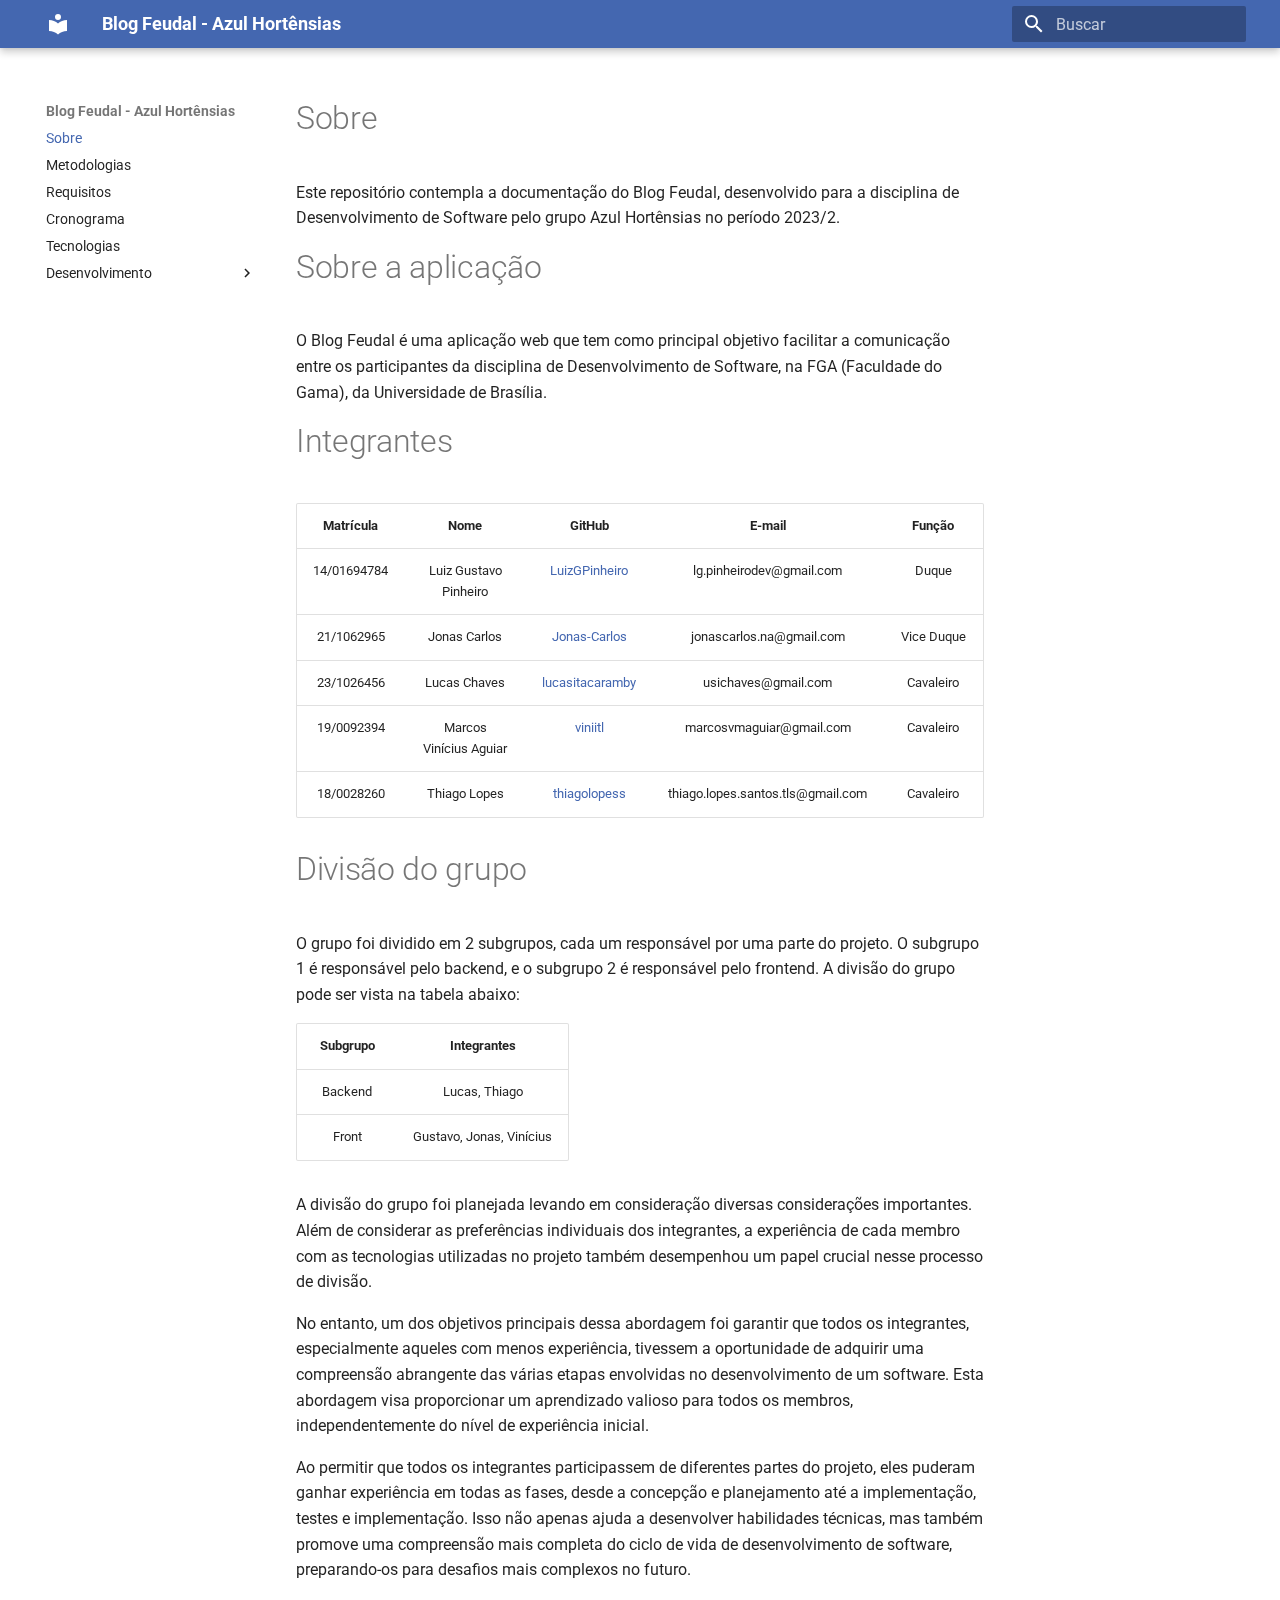
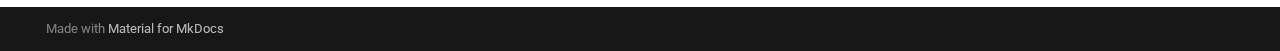
<file: index.html>
<!doctype html>
<html lang="pt" class="no-js">
  <head>
    
      <meta charset="utf-8">
      <meta name="viewport" content="width=device-width,initial-scale=1">
      
      
      
      
      
        <link rel="next" href="methodologies/">
      
      
      <link rel="icon" href="assets/images/favicon.png">
      <meta name="generator" content="mkdocs-1.5.3, mkdocs-material-9.4.8">
    
    
      
        <title>Blog Feudal - Azul Hortênsias</title>
      
    
    
      <link rel="stylesheet" href="assets/stylesheets/main.4b4a2bd9.min.css">
      
        
        <link rel="stylesheet" href="assets/stylesheets/palette.356b1318.min.css">
      
      


    
    
      
    
    
      
        
        
        <link rel="preconnect" href="https://fonts.gstatic.com" crossorigin>
        <link rel="stylesheet" href="https://fonts.googleapis.com/css?family=Roboto:300,300i,400,400i,700,700i%7CRoboto+Mono:400,400i,700,700i&display=fallback">
        <style>:root{--md-text-font:"Roboto";--md-code-font:"Roboto Mono"}</style>
      
    
    
      <link rel="stylesheet" href="stylesheets/extra.css">
    
    <script>__md_scope=new URL(".",location),__md_hash=e=>[...e].reduce((e,_)=>(e<<5)-e+_.charCodeAt(0),0),__md_get=(e,_=localStorage,t=__md_scope)=>JSON.parse(_.getItem(t.pathname+"."+e)),__md_set=(e,_,t=localStorage,a=__md_scope)=>{try{t.setItem(a.pathname+"."+e,JSON.stringify(_))}catch(e){}}</script>
    
      

    
    
    
  </head>
  
  
    
    
    
    
    
    <body dir="ltr" data-md-color-scheme="default" data-md-color-primary="custom" data-md-color-accent="indigo">
  
    
    
    <input class="md-toggle" data-md-toggle="drawer" type="checkbox" id="__drawer" autocomplete="off">
    <input class="md-toggle" data-md-toggle="search" type="checkbox" id="__search" autocomplete="off">
    <label class="md-overlay" for="__drawer"></label>
    <div data-md-component="skip">
      
        
        <a href="#sobre" class="md-skip">
          Ir para o conteúdo
        </a>
      
    </div>
    <div data-md-component="announce">
      
    </div>
    
    
      

  

<header class="md-header md-header--shadow" data-md-component="header">
  <nav class="md-header__inner md-grid" aria-label="Cabeçalho">
    <a href="." title="Blog Feudal - Azul Hortênsias" class="md-header__button md-logo" aria-label="Blog Feudal - Azul Hortênsias" data-md-component="logo">
      
  
  <svg xmlns="http://www.w3.org/2000/svg" viewBox="0 0 24 24"><path d="M12 8a3 3 0 0 0 3-3 3 3 0 0 0-3-3 3 3 0 0 0-3 3 3 3 0 0 0 3 3m0 3.54C9.64 9.35 6.5 8 3 8v11c3.5 0 6.64 1.35 9 3.54 2.36-2.19 5.5-3.54 9-3.54V8c-3.5 0-6.64 1.35-9 3.54Z"/></svg>

    </a>
    <label class="md-header__button md-icon" for="__drawer">
      
      <svg xmlns="http://www.w3.org/2000/svg" viewBox="0 0 24 24"><path d="M3 6h18v2H3V6m0 5h18v2H3v-2m0 5h18v2H3v-2Z"/></svg>
    </label>
    <div class="md-header__title" data-md-component="header-title">
      <div class="md-header__ellipsis">
        <div class="md-header__topic">
          <span class="md-ellipsis">
            Blog Feudal - Azul Hortênsias
          </span>
        </div>
        <div class="md-header__topic" data-md-component="header-topic">
          <span class="md-ellipsis">
            
              Sobre
            
          </span>
        </div>
      </div>
    </div>
    
      
    
    
    
      <label class="md-header__button md-icon" for="__search">
        
        <svg xmlns="http://www.w3.org/2000/svg" viewBox="0 0 24 24"><path d="M9.5 3A6.5 6.5 0 0 1 16 9.5c0 1.61-.59 3.09-1.56 4.23l.27.27h.79l5 5-1.5 1.5-5-5v-.79l-.27-.27A6.516 6.516 0 0 1 9.5 16 6.5 6.5 0 0 1 3 9.5 6.5 6.5 0 0 1 9.5 3m0 2C7 5 5 7 5 9.5S7 14 9.5 14 14 12 14 9.5 12 5 9.5 5Z"/></svg>
      </label>
      <div class="md-search" data-md-component="search" role="dialog">
  <label class="md-search__overlay" for="__search"></label>
  <div class="md-search__inner" role="search">
    <form class="md-search__form" name="search">
      <input type="text" class="md-search__input" name="query" aria-label="Buscar" placeholder="Buscar" autocapitalize="off" autocorrect="off" autocomplete="off" spellcheck="false" data-md-component="search-query" required>
      <label class="md-search__icon md-icon" for="__search">
        
        <svg xmlns="http://www.w3.org/2000/svg" viewBox="0 0 24 24"><path d="M9.5 3A6.5 6.5 0 0 1 16 9.5c0 1.61-.59 3.09-1.56 4.23l.27.27h.79l5 5-1.5 1.5-5-5v-.79l-.27-.27A6.516 6.516 0 0 1 9.5 16 6.5 6.5 0 0 1 3 9.5 6.5 6.5 0 0 1 9.5 3m0 2C7 5 5 7 5 9.5S7 14 9.5 14 14 12 14 9.5 12 5 9.5 5Z"/></svg>
        
        <svg xmlns="http://www.w3.org/2000/svg" viewBox="0 0 24 24"><path d="M20 11v2H8l5.5 5.5-1.42 1.42L4.16 12l7.92-7.92L13.5 5.5 8 11h12Z"/></svg>
      </label>
      <nav class="md-search__options" aria-label="Pesquisar">
        
        <button type="reset" class="md-search__icon md-icon" title="Limpar" aria-label="Limpar" tabindex="-1">
          
          <svg xmlns="http://www.w3.org/2000/svg" viewBox="0 0 24 24"><path d="M19 6.41 17.59 5 12 10.59 6.41 5 5 6.41 10.59 12 5 17.59 6.41 19 12 13.41 17.59 19 19 17.59 13.41 12 19 6.41Z"/></svg>
        </button>
      </nav>
      
    </form>
    <div class="md-search__output">
      <div class="md-search__scrollwrap" data-md-scrollfix>
        <div class="md-search-result" data-md-component="search-result">
          <div class="md-search-result__meta">
            Inicializando a pesquisa
          </div>
          <ol class="md-search-result__list" role="presentation"></ol>
        </div>
      </div>
    </div>
  </div>
</div>
    
    
  </nav>
  
</header>
    
    <div class="md-container" data-md-component="container">
      
      
        
          
        
      
      <main class="md-main" data-md-component="main">
        <div class="md-main__inner md-grid">
          
            
              
              <div class="md-sidebar md-sidebar--primary" data-md-component="sidebar" data-md-type="navigation" >
                <div class="md-sidebar__scrollwrap">
                  <div class="md-sidebar__inner">
                    



<nav class="md-nav md-nav--primary" aria-label="Navegação" data-md-level="0">
  <label class="md-nav__title" for="__drawer">
    <a href="." title="Blog Feudal - Azul Hortênsias" class="md-nav__button md-logo" aria-label="Blog Feudal - Azul Hortênsias" data-md-component="logo">
      
  
  <svg xmlns="http://www.w3.org/2000/svg" viewBox="0 0 24 24"><path d="M12 8a3 3 0 0 0 3-3 3 3 0 0 0-3-3 3 3 0 0 0-3 3 3 3 0 0 0 3 3m0 3.54C9.64 9.35 6.5 8 3 8v11c3.5 0 6.64 1.35 9 3.54 2.36-2.19 5.5-3.54 9-3.54V8c-3.5 0-6.64 1.35-9 3.54Z"/></svg>

    </a>
    Blog Feudal - Azul Hortênsias
  </label>
  
  <ul class="md-nav__list" data-md-scrollfix>
    
      
      
  
  
    
  
  
    <li class="md-nav__item md-nav__item--active">
      
      <input class="md-nav__toggle md-toggle" type="checkbox" id="__toc">
      
      
        
      
      
      <a href="." class="md-nav__link md-nav__link--active">
        
  
  <span class="md-ellipsis">
    Sobre
  </span>
  

      </a>
      
    </li>
  

    
      
      
  
  
  
    <li class="md-nav__item">
      <a href="methodologies/" class="md-nav__link">
        
  
  <span class="md-ellipsis">
    Metodologias
  </span>
  

      </a>
    </li>
  

    
      
      
  
  
  
    <li class="md-nav__item">
      <a href="requirements/" class="md-nav__link">
        
  
  <span class="md-ellipsis">
    Requisitos
  </span>
  

      </a>
    </li>
  

    
      
      
  
  
  
    <li class="md-nav__item">
      <a href="schedule/" class="md-nav__link">
        
  
  <span class="md-ellipsis">
    Cronograma
  </span>
  

      </a>
    </li>
  

    
      
      
  
  
  
    <li class="md-nav__item">
      <a href="technologies/" class="md-nav__link">
        
  
  <span class="md-ellipsis">
    Tecnologias
  </span>
  

      </a>
    </li>
  

    
      
      
  
  
  
    
    
    
    
    
    <li class="md-nav__item md-nav__item--nested">
      
        
        
        
        <input class="md-nav__toggle md-toggle " type="checkbox" id="__nav_6" >
        
          
          <label class="md-nav__link" for="__nav_6" id="__nav_6_label" tabindex="0">
            
  
  <span class="md-ellipsis">
    Desenvolvimento
  </span>
  

            <span class="md-nav__icon md-icon"></span>
          </label>
        
        <nav class="md-nav" data-md-level="1" aria-labelledby="__nav_6_label" aria-expanded="false">
          <label class="md-nav__title" for="__nav_6">
            <span class="md-nav__icon md-icon"></span>
            Desenvolvimento
          </label>
          <ul class="md-nav__list" data-md-scrollfix>
            
              
                
  
  
  
    <li class="md-nav__item">
      <a href="prototyping/" class="md-nav__link">
        
  
  <span class="md-ellipsis">
    Prototipação
  </span>
  

      </a>
    </li>
  

              
            
              
                
  
  
  
    <li class="md-nav__item">
      <a href="database/" class="md-nav__link">
        
  
  <span class="md-ellipsis">
    Banco de Dados
  </span>
  

      </a>
    </li>
  

              
            
          </ul>
        </nav>
      
    </li>
  

    
  </ul>
</nav>
                  </div>
                </div>
              </div>
            
            
              
              <div class="md-sidebar md-sidebar--secondary" data-md-component="sidebar" data-md-type="toc" >
                <div class="md-sidebar__scrollwrap">
                  <div class="md-sidebar__inner">
                    

<nav class="md-nav md-nav--secondary" aria-label="Índice">
  
  
  
    
  
  
</nav>
                  </div>
                </div>
              </div>
            
          
          
            <div class="md-content" data-md-component="content">
              <article class="md-content__inner md-typeset">
                
                  


<h1 id="sobre">Sobre</h1>
<p>Este repositório contempla a documentação do Blog Feudal, desenvolvido para a disciplina de Desenvolvimento de Software pelo grupo Azul Hortênsias no período 2023/2.</p>
<h1 id="sobre-a-aplicacao">Sobre a aplicação</h1>
<p>O Blog Feudal é uma aplicação web que tem como principal objetivo facilitar a comunicação entre os participantes da disciplina de Desenvolvimento de Software, na FGA (Faculdade do Gama), da Universidade de Brasília.</p>
<h1 id="integrantes">Integrantes</h1>
<table>
<thead>
<tr>
<th style="text-align: center;">Matrícula</th>
<th style="text-align: center;">Nome</th>
<th style="text-align: center;">GitHub</th>
<th style="text-align: center;">E-mail</th>
<th style="text-align: center;">Função</th>
</tr>
</thead>
<tbody>
<tr>
<td style="text-align: center;">14/01694784</td>
<td style="text-align: center;">Luiz Gustavo Pinheiro</td>
<td style="text-align: center;"><a href="https://github.com/LuizGPinheiro">LuizGPinheiro</a></td>
<td style="text-align: center;">lg.pinheirodev@gmail.com</td>
<td style="text-align: center;">Duque</td>
</tr>
<tr>
<td style="text-align: center;">21/1062965</td>
<td style="text-align: center;">Jonas Carlos</td>
<td style="text-align: center;"><a href="https://github.com/Jonas-Carlos">Jonas-Carlos</a></td>
<td style="text-align: center;">jonascarlos.na@gmail.com</td>
<td style="text-align: center;">Vice Duque</td>
</tr>
<tr>
<td style="text-align: center;">23/1026456</td>
<td style="text-align: center;">Lucas Chaves</td>
<td style="text-align: center;"><a href="https://github.com/lucasitacaramby">lucasitacaramby</a></td>
<td style="text-align: center;">usichaves@gmail.com</td>
<td style="text-align: center;">Cavaleiro</td>
</tr>
<tr>
<td style="text-align: center;">19/0092394</td>
<td style="text-align: center;">Marcos Vinícius Aguiar</td>
<td style="text-align: center;"><a href="https://github.com/viniitl">viniitl</a></td>
<td style="text-align: center;">marcosvmaguiar@gmail.com</td>
<td style="text-align: center;">Cavaleiro</td>
</tr>
<tr>
<td style="text-align: center;">18/0028260</td>
<td style="text-align: center;">Thiago Lopes</td>
<td style="text-align: center;"><a href="https://github.com/thiagolopess">thiagolopess</a></td>
<td style="text-align: center;">thiago.lopes.santos.tls@gmail.com</td>
<td style="text-align: center;">Cavaleiro</td>
</tr>
</tbody>
</table>
<h1 id="divisao-do-grupo">Divisão do grupo</h1>
<p>O grupo foi dividido em 2 subgrupos, cada um responsável por uma parte do projeto. O subgrupo 1 é responsável pelo backend, e o subgrupo 2 é responsável pelo frontend. A divisão do grupo pode ser vista na tabela abaixo:</p>
<table>
<thead>
<tr>
<th style="text-align: center;">Subgrupo</th>
<th style="text-align: center;">Integrantes</th>
</tr>
</thead>
<tbody>
<tr>
<td style="text-align: center;">Backend</td>
<td style="text-align: center;">Lucas, Thiago</td>
</tr>
<tr>
<td style="text-align: center;">Front</td>
<td style="text-align: center;">Gustavo, Jonas, Vinícius</td>
</tr>
</tbody>
</table>
<p>A divisão do grupo foi planejada levando em consideração diversas considerações importantes. Além de considerar as preferências individuais dos integrantes, a experiência de cada membro com as tecnologias utilizadas no projeto também desempenhou um papel crucial nesse processo de divisão.</p>
<p>No entanto, um dos objetivos principais dessa abordagem foi garantir que todos os integrantes, especialmente aqueles com menos experiência, tivessem a oportunidade de adquirir uma compreensão abrangente das várias etapas envolvidas no desenvolvimento de um software. Esta abordagem visa proporcionar um aprendizado valioso para todos os membros, independentemente do nível de experiência inicial.</p>
<p>Ao permitir que todos os integrantes participassem de diferentes partes do projeto, eles puderam ganhar experiência em todas as fases, desde a concepção e planejamento até a implementação, testes e implementação. Isso não apenas ajuda a desenvolver habilidades técnicas, mas também promove uma compreensão mais completa do ciclo de vida de desenvolvimento de software, preparando-os para desafios mais complexos no futuro.</p>





                
              </article>
            </div>
          
          
        </div>
        
      </main>
      
        <footer class="md-footer">
  
  <div class="md-footer-meta md-typeset">
    <div class="md-footer-meta__inner md-grid">
      <div class="md-copyright">
  
  
    Made with
    <a href="https://squidfunk.github.io/mkdocs-material/" target="_blank" rel="noopener">
      Material for MkDocs
    </a>
  
</div>
      
    </div>
  </div>
</footer>
      
    </div>
    <div class="md-dialog" data-md-component="dialog">
      <div class="md-dialog__inner md-typeset"></div>
    </div>
    
    
    <script id="__config" type="application/json">{"base": ".", "features": [], "search": "assets/javascripts/workers/search.f886a092.min.js", "translations": {"clipboard.copied": "Copiado para \u00e1rea de transfer\u00eancia", "clipboard.copy": "Copiar para \u00e1rea de transfer\u00eancia", "search.result.more.one": "Mais 1 nesta p\u00e1gina", "search.result.more.other": "Mais # nesta p\u00e1gina", "search.result.none": "Nenhum resultado encontrado", "search.result.one": "1 resultado encontrado", "search.result.other": "# resultados encontrados", "search.result.placeholder": "Digite para iniciar a busca", "search.result.term.missing": "Ausente", "select.version": "Selecione a vers\u00e3o"}}</script>
    
    
      <script src="assets/javascripts/bundle.81fa17fe.min.js"></script>
      
    
  </body>
</html>
</file>
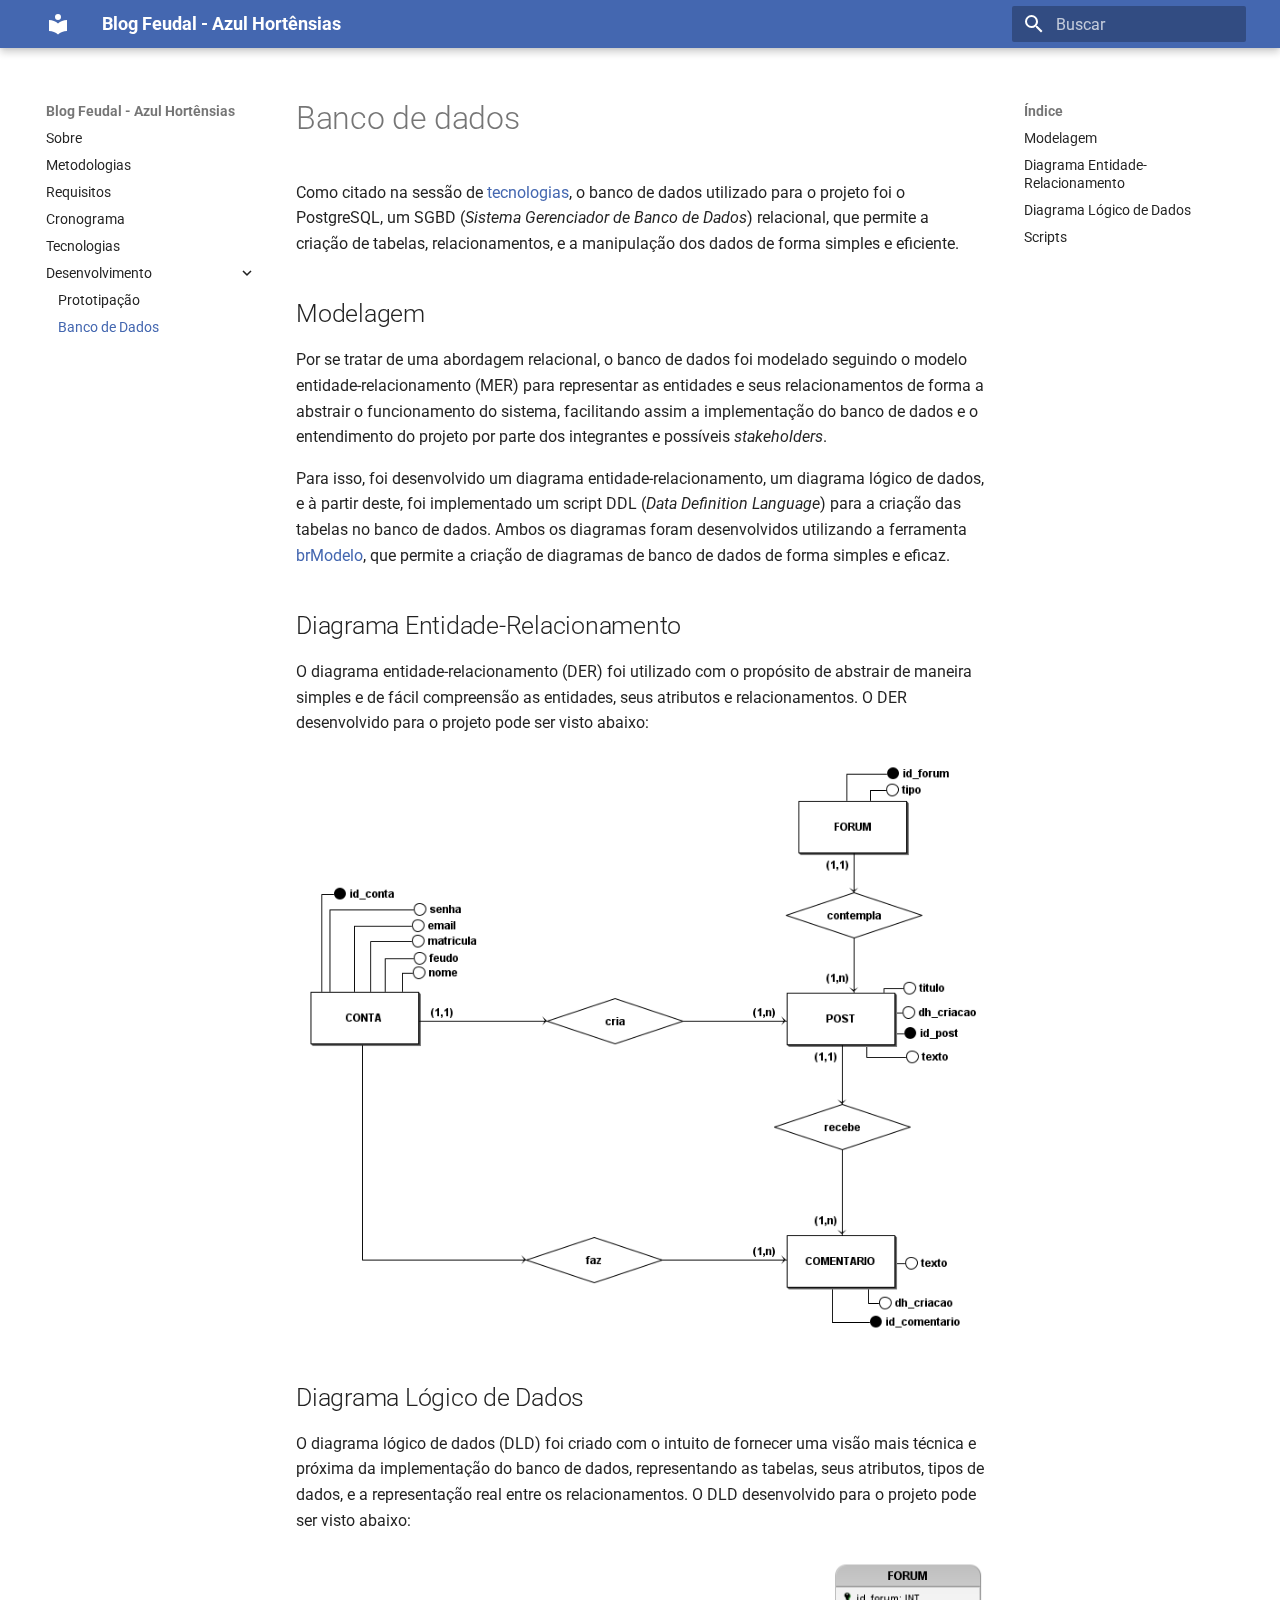
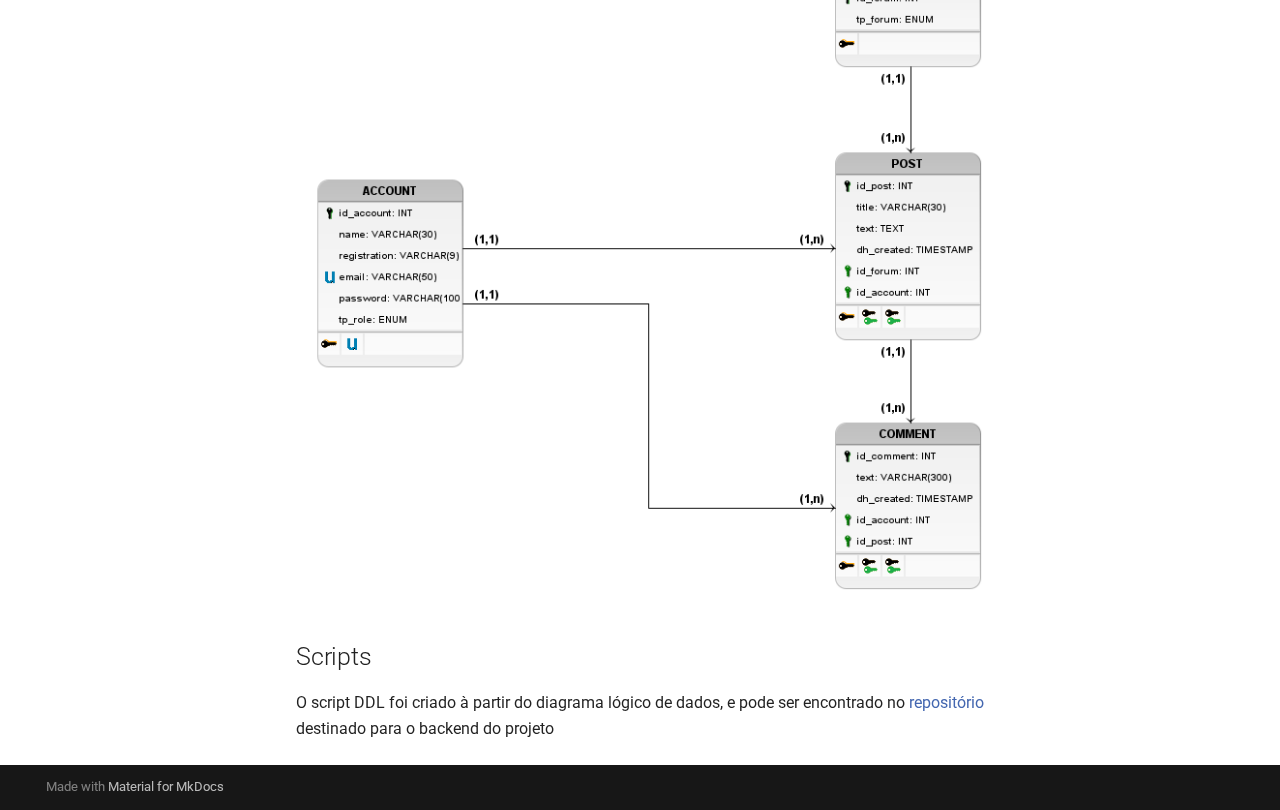
<file: database/index.html>
<!doctype html>
<html lang="pt" class="no-js">
  <head>
    
      <meta charset="utf-8">
      <meta name="viewport" content="width=device-width,initial-scale=1">
      
      
      
      
        <link rel="prev" href="../prototyping/">
      
      
      
      <link rel="icon" href="../assets/images/favicon.png">
      <meta name="generator" content="mkdocs-1.5.3, mkdocs-material-9.4.8">
    
    
      
        <title>Banco de Dados - Blog Feudal - Azul Hortênsias</title>
      
    
    
      <link rel="stylesheet" href="../assets/stylesheets/main.4b4a2bd9.min.css">
      
        
        <link rel="stylesheet" href="../assets/stylesheets/palette.356b1318.min.css">
      
      


    
    
      
    
    
      
        
        
        <link rel="preconnect" href="https://fonts.gstatic.com" crossorigin>
        <link rel="stylesheet" href="https://fonts.googleapis.com/css?family=Roboto:300,300i,400,400i,700,700i%7CRoboto+Mono:400,400i,700,700i&display=fallback">
        <style>:root{--md-text-font:"Roboto";--md-code-font:"Roboto Mono"}</style>
      
    
    
      <link rel="stylesheet" href="../stylesheets/extra.css">
    
    <script>__md_scope=new URL("..",location),__md_hash=e=>[...e].reduce((e,_)=>(e<<5)-e+_.charCodeAt(0),0),__md_get=(e,_=localStorage,t=__md_scope)=>JSON.parse(_.getItem(t.pathname+"."+e)),__md_set=(e,_,t=localStorage,a=__md_scope)=>{try{t.setItem(a.pathname+"."+e,JSON.stringify(_))}catch(e){}}</script>
    
      

    
    
    
  </head>
  
  
    
    
    
    
    
    <body dir="ltr" data-md-color-scheme="default" data-md-color-primary="custom" data-md-color-accent="indigo">
  
    
    
    <input class="md-toggle" data-md-toggle="drawer" type="checkbox" id="__drawer" autocomplete="off">
    <input class="md-toggle" data-md-toggle="search" type="checkbox" id="__search" autocomplete="off">
    <label class="md-overlay" for="__drawer"></label>
    <div data-md-component="skip">
      
        
        <a href="#banco-de-dados" class="md-skip">
          Ir para o conteúdo
        </a>
      
    </div>
    <div data-md-component="announce">
      
    </div>
    
    
      

  

<header class="md-header md-header--shadow" data-md-component="header">
  <nav class="md-header__inner md-grid" aria-label="Cabeçalho">
    <a href=".." title="Blog Feudal - Azul Hortênsias" class="md-header__button md-logo" aria-label="Blog Feudal - Azul Hortênsias" data-md-component="logo">
      
  
  <svg xmlns="http://www.w3.org/2000/svg" viewBox="0 0 24 24"><path d="M12 8a3 3 0 0 0 3-3 3 3 0 0 0-3-3 3 3 0 0 0-3 3 3 3 0 0 0 3 3m0 3.54C9.64 9.35 6.5 8 3 8v11c3.5 0 6.64 1.35 9 3.54 2.36-2.19 5.5-3.54 9-3.54V8c-3.5 0-6.64 1.35-9 3.54Z"/></svg>

    </a>
    <label class="md-header__button md-icon" for="__drawer">
      
      <svg xmlns="http://www.w3.org/2000/svg" viewBox="0 0 24 24"><path d="M3 6h18v2H3V6m0 5h18v2H3v-2m0 5h18v2H3v-2Z"/></svg>
    </label>
    <div class="md-header__title" data-md-component="header-title">
      <div class="md-header__ellipsis">
        <div class="md-header__topic">
          <span class="md-ellipsis">
            Blog Feudal - Azul Hortênsias
          </span>
        </div>
        <div class="md-header__topic" data-md-component="header-topic">
          <span class="md-ellipsis">
            
              Banco de Dados
            
          </span>
        </div>
      </div>
    </div>
    
      
    
    
    
      <label class="md-header__button md-icon" for="__search">
        
        <svg xmlns="http://www.w3.org/2000/svg" viewBox="0 0 24 24"><path d="M9.5 3A6.5 6.5 0 0 1 16 9.5c0 1.61-.59 3.09-1.56 4.23l.27.27h.79l5 5-1.5 1.5-5-5v-.79l-.27-.27A6.516 6.516 0 0 1 9.5 16 6.5 6.5 0 0 1 3 9.5 6.5 6.5 0 0 1 9.5 3m0 2C7 5 5 7 5 9.5S7 14 9.5 14 14 12 14 9.5 12 5 9.5 5Z"/></svg>
      </label>
      <div class="md-search" data-md-component="search" role="dialog">
  <label class="md-search__overlay" for="__search"></label>
  <div class="md-search__inner" role="search">
    <form class="md-search__form" name="search">
      <input type="text" class="md-search__input" name="query" aria-label="Buscar" placeholder="Buscar" autocapitalize="off" autocorrect="off" autocomplete="off" spellcheck="false" data-md-component="search-query" required>
      <label class="md-search__icon md-icon" for="__search">
        
        <svg xmlns="http://www.w3.org/2000/svg" viewBox="0 0 24 24"><path d="M9.5 3A6.5 6.5 0 0 1 16 9.5c0 1.61-.59 3.09-1.56 4.23l.27.27h.79l5 5-1.5 1.5-5-5v-.79l-.27-.27A6.516 6.516 0 0 1 9.5 16 6.5 6.5 0 0 1 3 9.5 6.5 6.5 0 0 1 9.5 3m0 2C7 5 5 7 5 9.5S7 14 9.5 14 14 12 14 9.5 12 5 9.5 5Z"/></svg>
        
        <svg xmlns="http://www.w3.org/2000/svg" viewBox="0 0 24 24"><path d="M20 11v2H8l5.5 5.5-1.42 1.42L4.16 12l7.92-7.92L13.5 5.5 8 11h12Z"/></svg>
      </label>
      <nav class="md-search__options" aria-label="Pesquisar">
        
        <button type="reset" class="md-search__icon md-icon" title="Limpar" aria-label="Limpar" tabindex="-1">
          
          <svg xmlns="http://www.w3.org/2000/svg" viewBox="0 0 24 24"><path d="M19 6.41 17.59 5 12 10.59 6.41 5 5 6.41 10.59 12 5 17.59 6.41 19 12 13.41 17.59 19 19 17.59 13.41 12 19 6.41Z"/></svg>
        </button>
      </nav>
      
    </form>
    <div class="md-search__output">
      <div class="md-search__scrollwrap" data-md-scrollfix>
        <div class="md-search-result" data-md-component="search-result">
          <div class="md-search-result__meta">
            Inicializando a pesquisa
          </div>
          <ol class="md-search-result__list" role="presentation"></ol>
        </div>
      </div>
    </div>
  </div>
</div>
    
    
  </nav>
  
</header>
    
    <div class="md-container" data-md-component="container">
      
      
        
          
        
      
      <main class="md-main" data-md-component="main">
        <div class="md-main__inner md-grid">
          
            
              
              <div class="md-sidebar md-sidebar--primary" data-md-component="sidebar" data-md-type="navigation" >
                <div class="md-sidebar__scrollwrap">
                  <div class="md-sidebar__inner">
                    



<nav class="md-nav md-nav--primary" aria-label="Navegação" data-md-level="0">
  <label class="md-nav__title" for="__drawer">
    <a href=".." title="Blog Feudal - Azul Hortênsias" class="md-nav__button md-logo" aria-label="Blog Feudal - Azul Hortênsias" data-md-component="logo">
      
  
  <svg xmlns="http://www.w3.org/2000/svg" viewBox="0 0 24 24"><path d="M12 8a3 3 0 0 0 3-3 3 3 0 0 0-3-3 3 3 0 0 0-3 3 3 3 0 0 0 3 3m0 3.54C9.64 9.35 6.5 8 3 8v11c3.5 0 6.64 1.35 9 3.54 2.36-2.19 5.5-3.54 9-3.54V8c-3.5 0-6.64 1.35-9 3.54Z"/></svg>

    </a>
    Blog Feudal - Azul Hortênsias
  </label>
  
  <ul class="md-nav__list" data-md-scrollfix>
    
      
      
  
  
  
    <li class="md-nav__item">
      <a href=".." class="md-nav__link">
        
  
  <span class="md-ellipsis">
    Sobre
  </span>
  

      </a>
    </li>
  

    
      
      
  
  
  
    <li class="md-nav__item">
      <a href="../methodologies/" class="md-nav__link">
        
  
  <span class="md-ellipsis">
    Metodologias
  </span>
  

      </a>
    </li>
  

    
      
      
  
  
  
    <li class="md-nav__item">
      <a href="../requirements/" class="md-nav__link">
        
  
  <span class="md-ellipsis">
    Requisitos
  </span>
  

      </a>
    </li>
  

    
      
      
  
  
  
    <li class="md-nav__item">
      <a href="../schedule/" class="md-nav__link">
        
  
  <span class="md-ellipsis">
    Cronograma
  </span>
  

      </a>
    </li>
  

    
      
      
  
  
  
    <li class="md-nav__item">
      <a href="../technologies/" class="md-nav__link">
        
  
  <span class="md-ellipsis">
    Tecnologias
  </span>
  

      </a>
    </li>
  

    
      
      
  
  
    
  
  
    
    
    
    
    
    <li class="md-nav__item md-nav__item--active md-nav__item--nested">
      
        
        
        
        <input class="md-nav__toggle md-toggle " type="checkbox" id="__nav_6" checked>
        
          
          <label class="md-nav__link" for="__nav_6" id="__nav_6_label" tabindex="0">
            
  
  <span class="md-ellipsis">
    Desenvolvimento
  </span>
  

            <span class="md-nav__icon md-icon"></span>
          </label>
        
        <nav class="md-nav" data-md-level="1" aria-labelledby="__nav_6_label" aria-expanded="true">
          <label class="md-nav__title" for="__nav_6">
            <span class="md-nav__icon md-icon"></span>
            Desenvolvimento
          </label>
          <ul class="md-nav__list" data-md-scrollfix>
            
              
                
  
  
  
    <li class="md-nav__item">
      <a href="../prototyping/" class="md-nav__link">
        
  
  <span class="md-ellipsis">
    Prototipação
  </span>
  

      </a>
    </li>
  

              
            
              
                
  
  
    
  
  
    <li class="md-nav__item md-nav__item--active">
      
      <input class="md-nav__toggle md-toggle" type="checkbox" id="__toc">
      
      
        
      
      
        <label class="md-nav__link md-nav__link--active" for="__toc">
          
  
  <span class="md-ellipsis">
    Banco de Dados
  </span>
  

          <span class="md-nav__icon md-icon"></span>
        </label>
      
      <a href="./" class="md-nav__link md-nav__link--active">
        
  
  <span class="md-ellipsis">
    Banco de Dados
  </span>
  

      </a>
      
        

<nav class="md-nav md-nav--secondary" aria-label="Índice">
  
  
  
    
  
  
    <label class="md-nav__title" for="__toc">
      <span class="md-nav__icon md-icon"></span>
      Índice
    </label>
    <ul class="md-nav__list" data-md-component="toc" data-md-scrollfix>
      
        <li class="md-nav__item">
  <a href="#modelagem" class="md-nav__link">
    Modelagem
  </a>
  
</li>
      
        <li class="md-nav__item">
  <a href="#diagrama-entidade-relacionamento" class="md-nav__link">
    Diagrama Entidade-Relacionamento
  </a>
  
</li>
      
        <li class="md-nav__item">
  <a href="#diagrama-logico-de-dados" class="md-nav__link">
    Diagrama Lógico de Dados
  </a>
  
</li>
      
        <li class="md-nav__item">
  <a href="#scripts" class="md-nav__link">
    Scripts
  </a>
  
</li>
      
    </ul>
  
</nav>
      
    </li>
  

              
            
          </ul>
        </nav>
      
    </li>
  

    
  </ul>
</nav>
                  </div>
                </div>
              </div>
            
            
              
              <div class="md-sidebar md-sidebar--secondary" data-md-component="sidebar" data-md-type="toc" >
                <div class="md-sidebar__scrollwrap">
                  <div class="md-sidebar__inner">
                    

<nav class="md-nav md-nav--secondary" aria-label="Índice">
  
  
  
    
  
  
    <label class="md-nav__title" for="__toc">
      <span class="md-nav__icon md-icon"></span>
      Índice
    </label>
    <ul class="md-nav__list" data-md-component="toc" data-md-scrollfix>
      
        <li class="md-nav__item">
  <a href="#modelagem" class="md-nav__link">
    Modelagem
  </a>
  
</li>
      
        <li class="md-nav__item">
  <a href="#diagrama-entidade-relacionamento" class="md-nav__link">
    Diagrama Entidade-Relacionamento
  </a>
  
</li>
      
        <li class="md-nav__item">
  <a href="#diagrama-logico-de-dados" class="md-nav__link">
    Diagrama Lógico de Dados
  </a>
  
</li>
      
        <li class="md-nav__item">
  <a href="#scripts" class="md-nav__link">
    Scripts
  </a>
  
</li>
      
    </ul>
  
</nav>
                  </div>
                </div>
              </div>
            
          
          
            <div class="md-content" data-md-component="content">
              <article class="md-content__inner md-typeset">
                
                  


<h1 id="banco-de-dados">Banco de dados</h1>
<p>Como citado na sessão de <a href="../technologies/#tecnologias">tecnologias</a>, o banco de dados utilizado para o projeto foi o PostgreSQL, um SGBD (<em>Sistema Gerenciador de Banco de Dados</em>) relacional, que permite a criação de tabelas, relacionamentos, e a manipulação dos dados de forma simples e eficiente.</p>
<h2 id="modelagem">Modelagem</h2>
<p>Por se tratar de uma abordagem relacional, o banco de dados foi modelado seguindo o modelo entidade-relacionamento (MER) para representar as entidades e seus relacionamentos de forma a abstrair o funcionamento do sistema, facilitando assim a implementação do banco de dados e o entendimento do projeto por parte dos integrantes e possíveis <em>stakeholders</em>. </p>
<p>Para isso, foi desenvolvido um diagrama entidade-relacionamento, um diagrama lógico de dados, e à partir deste, foi implementado um script DDL (<em>Data Definition Language</em>) para a criação das tabelas no banco de dados. Ambos os diagramas foram desenvolvidos utilizando a ferramenta <a href="http://www.sis4.com/brModelo/">brModelo</a>, que permite a criação de diagramas de banco de dados de forma simples e eficaz.</p>
<h2 id="diagrama-entidade-relacionamento">Diagrama Entidade-Relacionamento</h2>
<p>O diagrama entidade-relacionamento (DER) foi utilizado com o propósito de abstrair de maneira simples e de fácil compreensão as entidades, seus atributos e relacionamentos. O DER desenvolvido para o projeto pode ser visto abaixo:</p>
<p><img alt="DER" src="../assets/database/DER.png" /></p>
<h2 id="diagrama-logico-de-dados">Diagrama Lógico de Dados</h2>
<p>O diagrama lógico de dados (DLD) foi criado com o intuito de fornecer uma visão mais técnica e próxima da implementação do banco de dados, representando as tabelas, seus atributos, tipos de dados, e a representação real entre os relacionamentos. O DLD desenvolvido para o projeto pode ser visto abaixo:</p>
<p><img alt="DLD" src="../assets/database/DLD.png" /></p>
<h2 id="scripts">Scripts</h2>
<p>O script DDL foi criado à partir do diagrama lógico de dados, e pode ser encontrado no <a href="https://github.com/thiagolopess/DS-Blog-Azul-Hortencias-Back-End/tree/main/src/main/resources/database_scripts">repositório</a> destinado para o backend do projeto</p>





                
              </article>
            </div>
          
          
        </div>
        
      </main>
      
        <footer class="md-footer">
  
  <div class="md-footer-meta md-typeset">
    <div class="md-footer-meta__inner md-grid">
      <div class="md-copyright">
  
  
    Made with
    <a href="https://squidfunk.github.io/mkdocs-material/" target="_blank" rel="noopener">
      Material for MkDocs
    </a>
  
</div>
      
    </div>
  </div>
</footer>
      
    </div>
    <div class="md-dialog" data-md-component="dialog">
      <div class="md-dialog__inner md-typeset"></div>
    </div>
    
    
    <script id="__config" type="application/json">{"base": "..", "features": [], "search": "../assets/javascripts/workers/search.f886a092.min.js", "translations": {"clipboard.copied": "Copiado para \u00e1rea de transfer\u00eancia", "clipboard.copy": "Copiar para \u00e1rea de transfer\u00eancia", "search.result.more.one": "Mais 1 nesta p\u00e1gina", "search.result.more.other": "Mais # nesta p\u00e1gina", "search.result.none": "Nenhum resultado encontrado", "search.result.one": "1 resultado encontrado", "search.result.other": "# resultados encontrados", "search.result.placeholder": "Digite para iniciar a busca", "search.result.term.missing": "Ausente", "select.version": "Selecione a vers\u00e3o"}}</script>
    
    
      <script src="../assets/javascripts/bundle.81fa17fe.min.js"></script>
      
    
  </body>
</html>
</file>
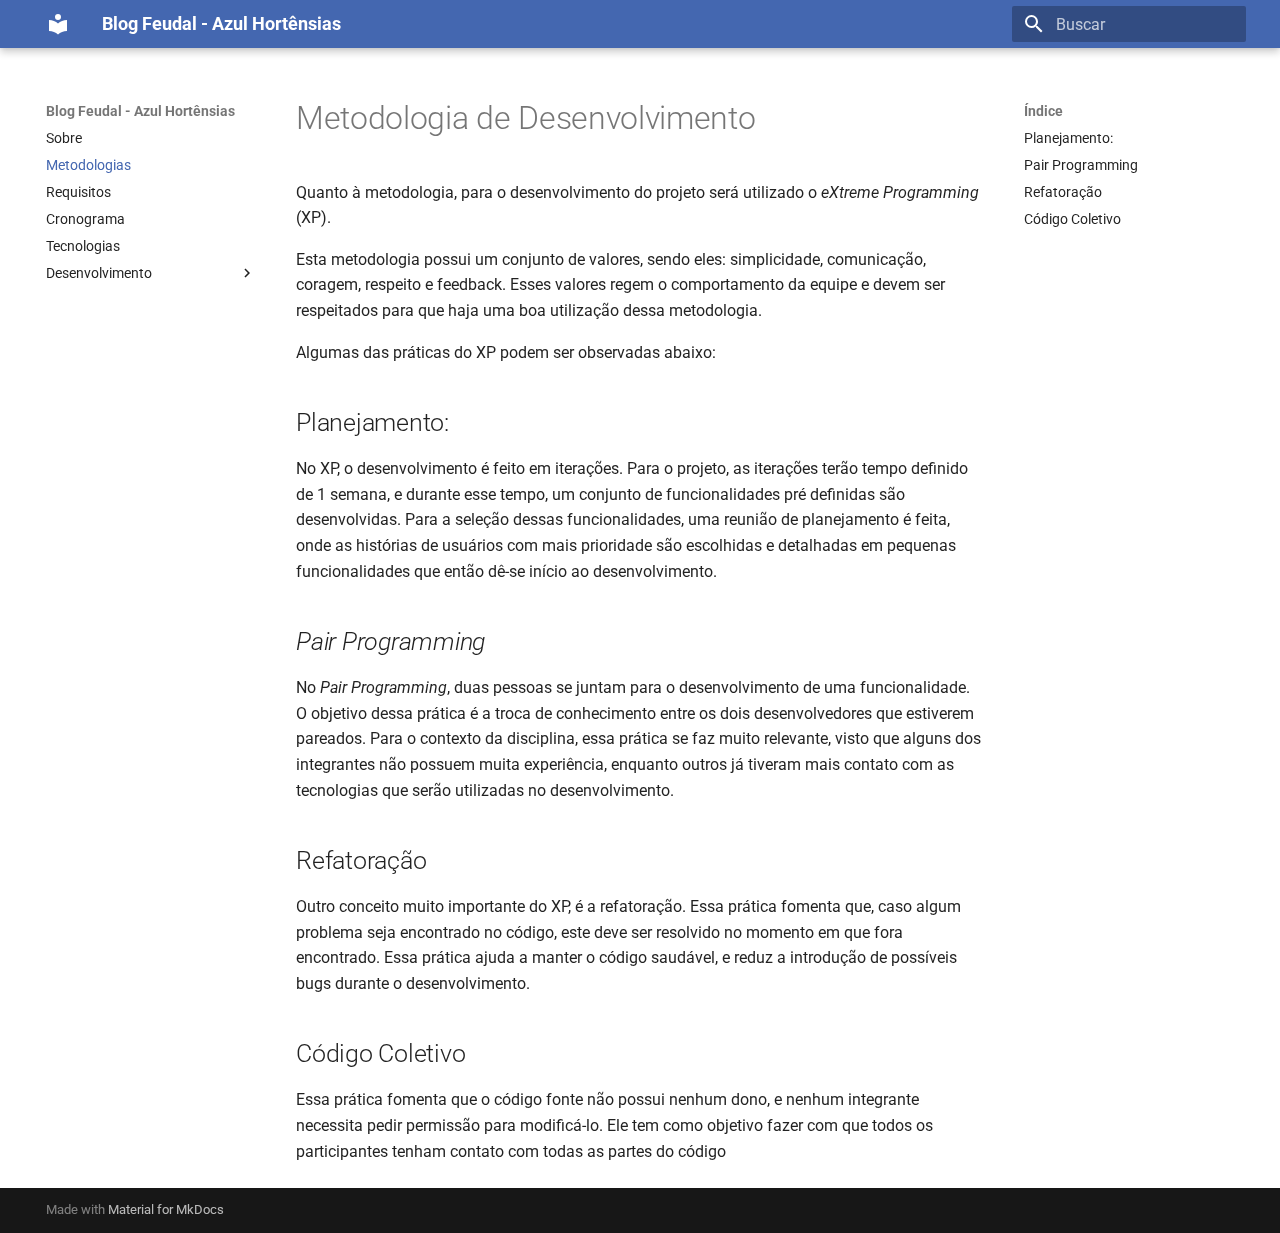
<file: methodologies/index.html>
<!doctype html>
<html lang="pt" class="no-js">
  <head>
    
      <meta charset="utf-8">
      <meta name="viewport" content="width=device-width,initial-scale=1">
      
      
      
      
        <link rel="prev" href="..">
      
      
        <link rel="next" href="../requirements/">
      
      
      <link rel="icon" href="../assets/images/favicon.png">
      <meta name="generator" content="mkdocs-1.5.3, mkdocs-material-9.4.8">
    
    
      
        <title>Metodologias - Blog Feudal - Azul Hortênsias</title>
      
    
    
      <link rel="stylesheet" href="../assets/stylesheets/main.4b4a2bd9.min.css">
      
        
        <link rel="stylesheet" href="../assets/stylesheets/palette.356b1318.min.css">
      
      


    
    
      
    
    
      
        
        
        <link rel="preconnect" href="https://fonts.gstatic.com" crossorigin>
        <link rel="stylesheet" href="https://fonts.googleapis.com/css?family=Roboto:300,300i,400,400i,700,700i%7CRoboto+Mono:400,400i,700,700i&display=fallback">
        <style>:root{--md-text-font:"Roboto";--md-code-font:"Roboto Mono"}</style>
      
    
    
      <link rel="stylesheet" href="../stylesheets/extra.css">
    
    <script>__md_scope=new URL("..",location),__md_hash=e=>[...e].reduce((e,_)=>(e<<5)-e+_.charCodeAt(0),0),__md_get=(e,_=localStorage,t=__md_scope)=>JSON.parse(_.getItem(t.pathname+"."+e)),__md_set=(e,_,t=localStorage,a=__md_scope)=>{try{t.setItem(a.pathname+"."+e,JSON.stringify(_))}catch(e){}}</script>
    
      

    
    
    
  </head>
  
  
    
    
    
    
    
    <body dir="ltr" data-md-color-scheme="default" data-md-color-primary="custom" data-md-color-accent="indigo">
  
    
    
    <input class="md-toggle" data-md-toggle="drawer" type="checkbox" id="__drawer" autocomplete="off">
    <input class="md-toggle" data-md-toggle="search" type="checkbox" id="__search" autocomplete="off">
    <label class="md-overlay" for="__drawer"></label>
    <div data-md-component="skip">
      
        
        <a href="#metodologia-de-desenvolvimento" class="md-skip">
          Ir para o conteúdo
        </a>
      
    </div>
    <div data-md-component="announce">
      
    </div>
    
    
      

  

<header class="md-header md-header--shadow" data-md-component="header">
  <nav class="md-header__inner md-grid" aria-label="Cabeçalho">
    <a href=".." title="Blog Feudal - Azul Hortênsias" class="md-header__button md-logo" aria-label="Blog Feudal - Azul Hortênsias" data-md-component="logo">
      
  
  <svg xmlns="http://www.w3.org/2000/svg" viewBox="0 0 24 24"><path d="M12 8a3 3 0 0 0 3-3 3 3 0 0 0-3-3 3 3 0 0 0-3 3 3 3 0 0 0 3 3m0 3.54C9.64 9.35 6.5 8 3 8v11c3.5 0 6.64 1.35 9 3.54 2.36-2.19 5.5-3.54 9-3.54V8c-3.5 0-6.64 1.35-9 3.54Z"/></svg>

    </a>
    <label class="md-header__button md-icon" for="__drawer">
      
      <svg xmlns="http://www.w3.org/2000/svg" viewBox="0 0 24 24"><path d="M3 6h18v2H3V6m0 5h18v2H3v-2m0 5h18v2H3v-2Z"/></svg>
    </label>
    <div class="md-header__title" data-md-component="header-title">
      <div class="md-header__ellipsis">
        <div class="md-header__topic">
          <span class="md-ellipsis">
            Blog Feudal - Azul Hortênsias
          </span>
        </div>
        <div class="md-header__topic" data-md-component="header-topic">
          <span class="md-ellipsis">
            
              Metodologias
            
          </span>
        </div>
      </div>
    </div>
    
      
    
    
    
      <label class="md-header__button md-icon" for="__search">
        
        <svg xmlns="http://www.w3.org/2000/svg" viewBox="0 0 24 24"><path d="M9.5 3A6.5 6.5 0 0 1 16 9.5c0 1.61-.59 3.09-1.56 4.23l.27.27h.79l5 5-1.5 1.5-5-5v-.79l-.27-.27A6.516 6.516 0 0 1 9.5 16 6.5 6.5 0 0 1 3 9.5 6.5 6.5 0 0 1 9.5 3m0 2C7 5 5 7 5 9.5S7 14 9.5 14 14 12 14 9.5 12 5 9.5 5Z"/></svg>
      </label>
      <div class="md-search" data-md-component="search" role="dialog">
  <label class="md-search__overlay" for="__search"></label>
  <div class="md-search__inner" role="search">
    <form class="md-search__form" name="search">
      <input type="text" class="md-search__input" name="query" aria-label="Buscar" placeholder="Buscar" autocapitalize="off" autocorrect="off" autocomplete="off" spellcheck="false" data-md-component="search-query" required>
      <label class="md-search__icon md-icon" for="__search">
        
        <svg xmlns="http://www.w3.org/2000/svg" viewBox="0 0 24 24"><path d="M9.5 3A6.5 6.5 0 0 1 16 9.5c0 1.61-.59 3.09-1.56 4.23l.27.27h.79l5 5-1.5 1.5-5-5v-.79l-.27-.27A6.516 6.516 0 0 1 9.5 16 6.5 6.5 0 0 1 3 9.5 6.5 6.5 0 0 1 9.5 3m0 2C7 5 5 7 5 9.5S7 14 9.5 14 14 12 14 9.5 12 5 9.5 5Z"/></svg>
        
        <svg xmlns="http://www.w3.org/2000/svg" viewBox="0 0 24 24"><path d="M20 11v2H8l5.5 5.5-1.42 1.42L4.16 12l7.92-7.92L13.5 5.5 8 11h12Z"/></svg>
      </label>
      <nav class="md-search__options" aria-label="Pesquisar">
        
        <button type="reset" class="md-search__icon md-icon" title="Limpar" aria-label="Limpar" tabindex="-1">
          
          <svg xmlns="http://www.w3.org/2000/svg" viewBox="0 0 24 24"><path d="M19 6.41 17.59 5 12 10.59 6.41 5 5 6.41 10.59 12 5 17.59 6.41 19 12 13.41 17.59 19 19 17.59 13.41 12 19 6.41Z"/></svg>
        </button>
      </nav>
      
    </form>
    <div class="md-search__output">
      <div class="md-search__scrollwrap" data-md-scrollfix>
        <div class="md-search-result" data-md-component="search-result">
          <div class="md-search-result__meta">
            Inicializando a pesquisa
          </div>
          <ol class="md-search-result__list" role="presentation"></ol>
        </div>
      </div>
    </div>
  </div>
</div>
    
    
  </nav>
  
</header>
    
    <div class="md-container" data-md-component="container">
      
      
        
          
        
      
      <main class="md-main" data-md-component="main">
        <div class="md-main__inner md-grid">
          
            
              
              <div class="md-sidebar md-sidebar--primary" data-md-component="sidebar" data-md-type="navigation" >
                <div class="md-sidebar__scrollwrap">
                  <div class="md-sidebar__inner">
                    



<nav class="md-nav md-nav--primary" aria-label="Navegação" data-md-level="0">
  <label class="md-nav__title" for="__drawer">
    <a href=".." title="Blog Feudal - Azul Hortênsias" class="md-nav__button md-logo" aria-label="Blog Feudal - Azul Hortênsias" data-md-component="logo">
      
  
  <svg xmlns="http://www.w3.org/2000/svg" viewBox="0 0 24 24"><path d="M12 8a3 3 0 0 0 3-3 3 3 0 0 0-3-3 3 3 0 0 0-3 3 3 3 0 0 0 3 3m0 3.54C9.64 9.35 6.5 8 3 8v11c3.5 0 6.64 1.35 9 3.54 2.36-2.19 5.5-3.54 9-3.54V8c-3.5 0-6.64 1.35-9 3.54Z"/></svg>

    </a>
    Blog Feudal - Azul Hortênsias
  </label>
  
  <ul class="md-nav__list" data-md-scrollfix>
    
      
      
  
  
  
    <li class="md-nav__item">
      <a href=".." class="md-nav__link">
        
  
  <span class="md-ellipsis">
    Sobre
  </span>
  

      </a>
    </li>
  

    
      
      
  
  
    
  
  
    <li class="md-nav__item md-nav__item--active">
      
      <input class="md-nav__toggle md-toggle" type="checkbox" id="__toc">
      
      
        
      
      
        <label class="md-nav__link md-nav__link--active" for="__toc">
          
  
  <span class="md-ellipsis">
    Metodologias
  </span>
  

          <span class="md-nav__icon md-icon"></span>
        </label>
      
      <a href="./" class="md-nav__link md-nav__link--active">
        
  
  <span class="md-ellipsis">
    Metodologias
  </span>
  

      </a>
      
        

<nav class="md-nav md-nav--secondary" aria-label="Índice">
  
  
  
    
  
  
    <label class="md-nav__title" for="__toc">
      <span class="md-nav__icon md-icon"></span>
      Índice
    </label>
    <ul class="md-nav__list" data-md-component="toc" data-md-scrollfix>
      
        <li class="md-nav__item">
  <a href="#planejamento" class="md-nav__link">
    Planejamento:
  </a>
  
</li>
      
        <li class="md-nav__item">
  <a href="#pair-programming" class="md-nav__link">
    Pair Programming
  </a>
  
</li>
      
        <li class="md-nav__item">
  <a href="#refatoracao" class="md-nav__link">
    Refatoração
  </a>
  
</li>
      
        <li class="md-nav__item">
  <a href="#codigo-coletivo" class="md-nav__link">
    Código Coletivo
  </a>
  
</li>
      
    </ul>
  
</nav>
      
    </li>
  

    
      
      
  
  
  
    <li class="md-nav__item">
      <a href="../requirements/" class="md-nav__link">
        
  
  <span class="md-ellipsis">
    Requisitos
  </span>
  

      </a>
    </li>
  

    
      
      
  
  
  
    <li class="md-nav__item">
      <a href="../schedule/" class="md-nav__link">
        
  
  <span class="md-ellipsis">
    Cronograma
  </span>
  

      </a>
    </li>
  

    
      
      
  
  
  
    <li class="md-nav__item">
      <a href="../technologies/" class="md-nav__link">
        
  
  <span class="md-ellipsis">
    Tecnologias
  </span>
  

      </a>
    </li>
  

    
      
      
  
  
  
    
    
    
    
    
    <li class="md-nav__item md-nav__item--nested">
      
        
        
        
        <input class="md-nav__toggle md-toggle " type="checkbox" id="__nav_6" >
        
          
          <label class="md-nav__link" for="__nav_6" id="__nav_6_label" tabindex="0">
            
  
  <span class="md-ellipsis">
    Desenvolvimento
  </span>
  

            <span class="md-nav__icon md-icon"></span>
          </label>
        
        <nav class="md-nav" data-md-level="1" aria-labelledby="__nav_6_label" aria-expanded="false">
          <label class="md-nav__title" for="__nav_6">
            <span class="md-nav__icon md-icon"></span>
            Desenvolvimento
          </label>
          <ul class="md-nav__list" data-md-scrollfix>
            
              
                
  
  
  
    <li class="md-nav__item">
      <a href="../prototyping/" class="md-nav__link">
        
  
  <span class="md-ellipsis">
    Prototipação
  </span>
  

      </a>
    </li>
  

              
            
              
                
  
  
  
    <li class="md-nav__item">
      <a href="../database/" class="md-nav__link">
        
  
  <span class="md-ellipsis">
    Banco de Dados
  </span>
  

      </a>
    </li>
  

              
            
          </ul>
        </nav>
      
    </li>
  

    
  </ul>
</nav>
                  </div>
                </div>
              </div>
            
            
              
              <div class="md-sidebar md-sidebar--secondary" data-md-component="sidebar" data-md-type="toc" >
                <div class="md-sidebar__scrollwrap">
                  <div class="md-sidebar__inner">
                    

<nav class="md-nav md-nav--secondary" aria-label="Índice">
  
  
  
    
  
  
    <label class="md-nav__title" for="__toc">
      <span class="md-nav__icon md-icon"></span>
      Índice
    </label>
    <ul class="md-nav__list" data-md-component="toc" data-md-scrollfix>
      
        <li class="md-nav__item">
  <a href="#planejamento" class="md-nav__link">
    Planejamento:
  </a>
  
</li>
      
        <li class="md-nav__item">
  <a href="#pair-programming" class="md-nav__link">
    Pair Programming
  </a>
  
</li>
      
        <li class="md-nav__item">
  <a href="#refatoracao" class="md-nav__link">
    Refatoração
  </a>
  
</li>
      
        <li class="md-nav__item">
  <a href="#codigo-coletivo" class="md-nav__link">
    Código Coletivo
  </a>
  
</li>
      
    </ul>
  
</nav>
                  </div>
                </div>
              </div>
            
          
          
            <div class="md-content" data-md-component="content">
              <article class="md-content__inner md-typeset">
                
                  


<h1 id="metodologia-de-desenvolvimento">Metodologia de Desenvolvimento</h1>
<p>Quanto à metodologia, para o desenvolvimento do projeto será utilizado o <em>eXtreme Programming</em> (XP). </p>
<p>Esta metodologia possui um conjunto de valores, sendo eles: simplicidade, comunicação, coragem, respeito e feedback. 
Esses valores regem o comportamento da equipe e devem ser respeitados para que haja uma boa utilização dessa metodologia.</p>
<p>Algumas das práticas do XP podem ser observadas abaixo:</p>
<h2 id="planejamento">Planejamento:</h2>
<p>No XP, o desenvolvimento é feito em iterações. Para o projeto, as iterações terão tempo definido de 1 semana, e durante esse tempo, um conjunto de funcionalidades pré definidas são desenvolvidas. Para a seleção dessas funcionalidades, uma reunião de planejamento é feita, onde as histórias de usuários com mais prioridade são escolhidas e detalhadas em pequenas funcionalidades que então dê-se início ao desenvolvimento.</p>
<h2 id="pair-programming"><em>Pair Programming</em></h2>
<p>No <em>Pair Programming</em>, duas pessoas se juntam para o desenvolvimento de uma funcionalidade. O objetivo dessa prática é a troca de conhecimento entre os dois desenvolvedores que estiverem pareados. Para o contexto da disciplina, essa prática se faz muito relevante, visto que alguns dos integrantes não possuem muita experiência, enquanto outros já tiveram mais contato com as tecnologias que serão utilizadas no desenvolvimento.</p>
<h2 id="refatoracao">Refatoração</h2>
<p>Outro conceito muito importante do XP, é a refatoração. Essa prática fomenta que, caso algum problema seja encontrado no código, este deve ser resolvido no momento em que fora encontrado. Essa prática ajuda a manter o código saudável, e reduz a introdução de possíveis bugs durante o desenvolvimento.</p>
<h2 id="codigo-coletivo">Código Coletivo</h2>
<p>Essa prática fomenta que o código fonte não possui nenhum dono, e nenhum integrante necessita pedir permissão para modificá-lo. Ele tem como objetivo fazer com que todos os participantes tenham contato com todas as partes do código</p>





                
              </article>
            </div>
          
          
        </div>
        
      </main>
      
        <footer class="md-footer">
  
  <div class="md-footer-meta md-typeset">
    <div class="md-footer-meta__inner md-grid">
      <div class="md-copyright">
  
  
    Made with
    <a href="https://squidfunk.github.io/mkdocs-material/" target="_blank" rel="noopener">
      Material for MkDocs
    </a>
  
</div>
      
    </div>
  </div>
</footer>
      
    </div>
    <div class="md-dialog" data-md-component="dialog">
      <div class="md-dialog__inner md-typeset"></div>
    </div>
    
    
    <script id="__config" type="application/json">{"base": "..", "features": [], "search": "../assets/javascripts/workers/search.f886a092.min.js", "translations": {"clipboard.copied": "Copiado para \u00e1rea de transfer\u00eancia", "clipboard.copy": "Copiar para \u00e1rea de transfer\u00eancia", "search.result.more.one": "Mais 1 nesta p\u00e1gina", "search.result.more.other": "Mais # nesta p\u00e1gina", "search.result.none": "Nenhum resultado encontrado", "search.result.one": "1 resultado encontrado", "search.result.other": "# resultados encontrados", "search.result.placeholder": "Digite para iniciar a busca", "search.result.term.missing": "Ausente", "select.version": "Selecione a vers\u00e3o"}}</script>
    
    
      <script src="../assets/javascripts/bundle.81fa17fe.min.js"></script>
      
    
  </body>
</html>
</file>
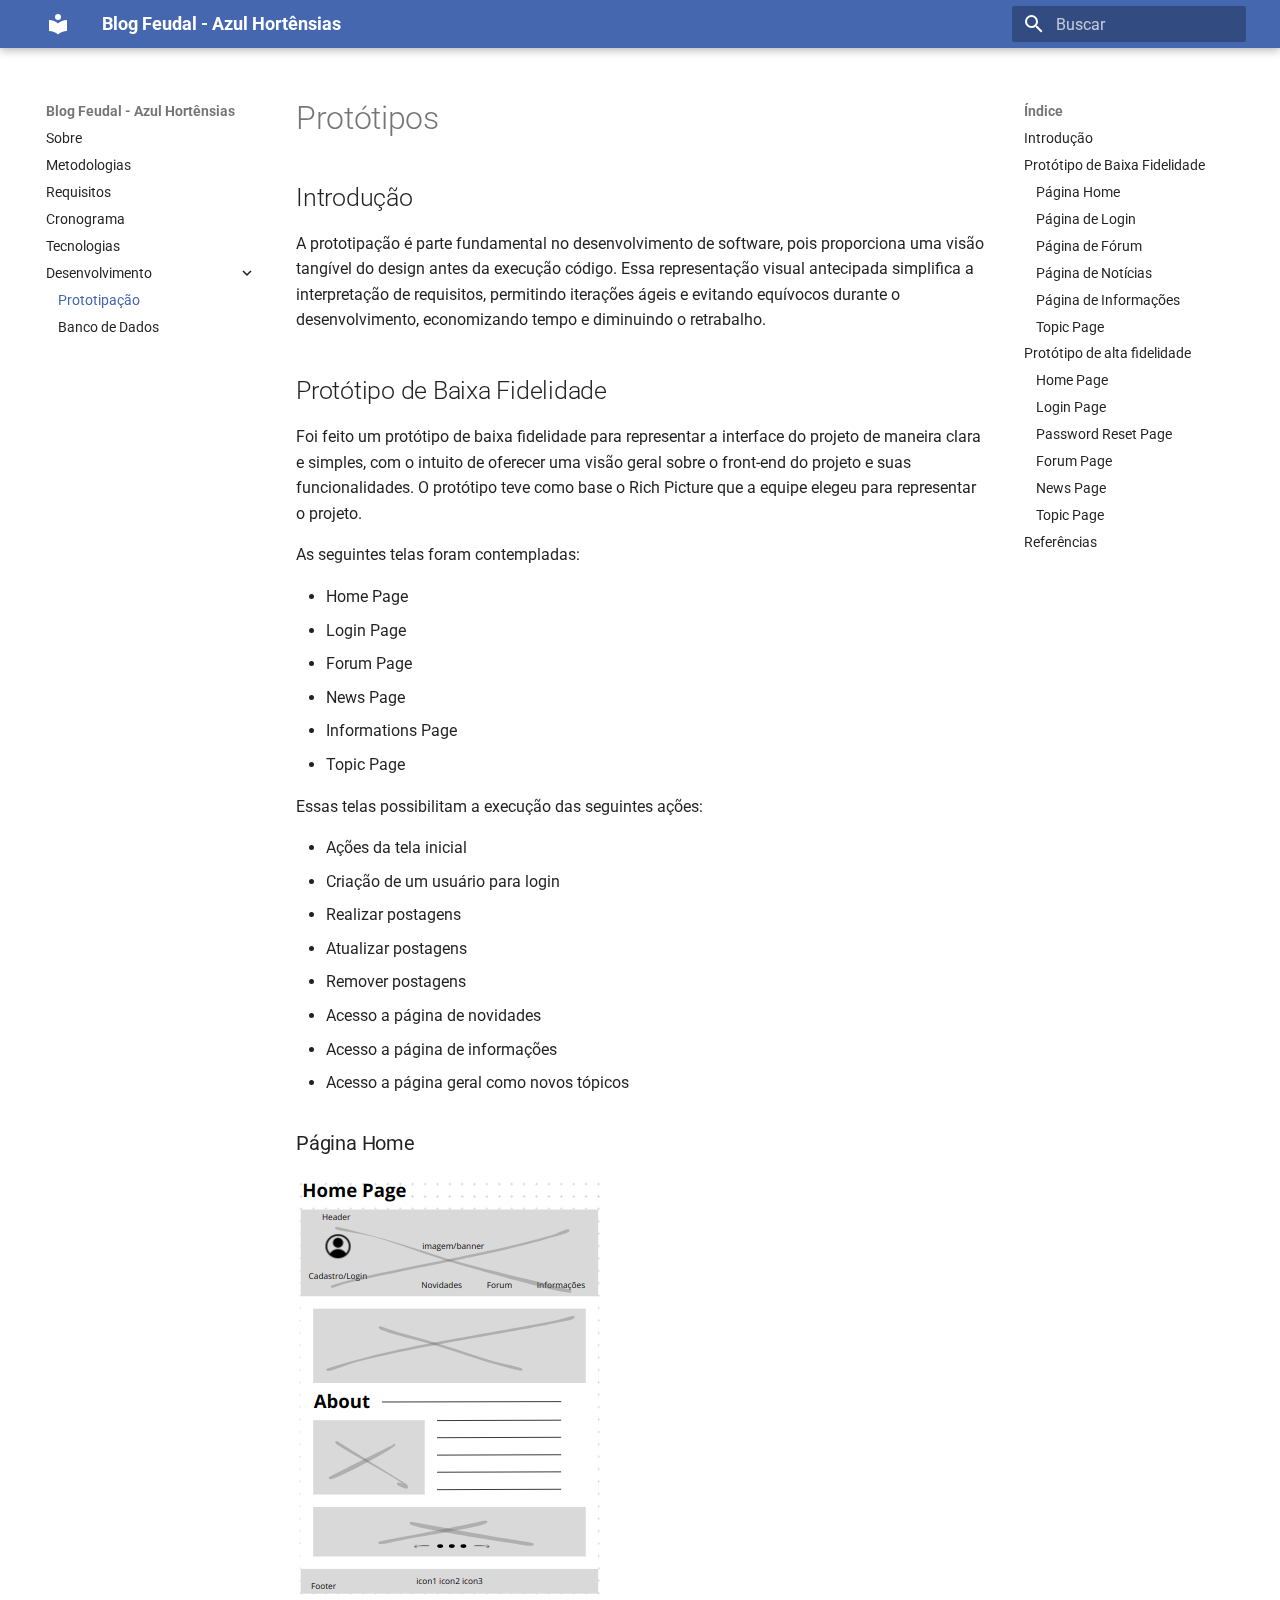
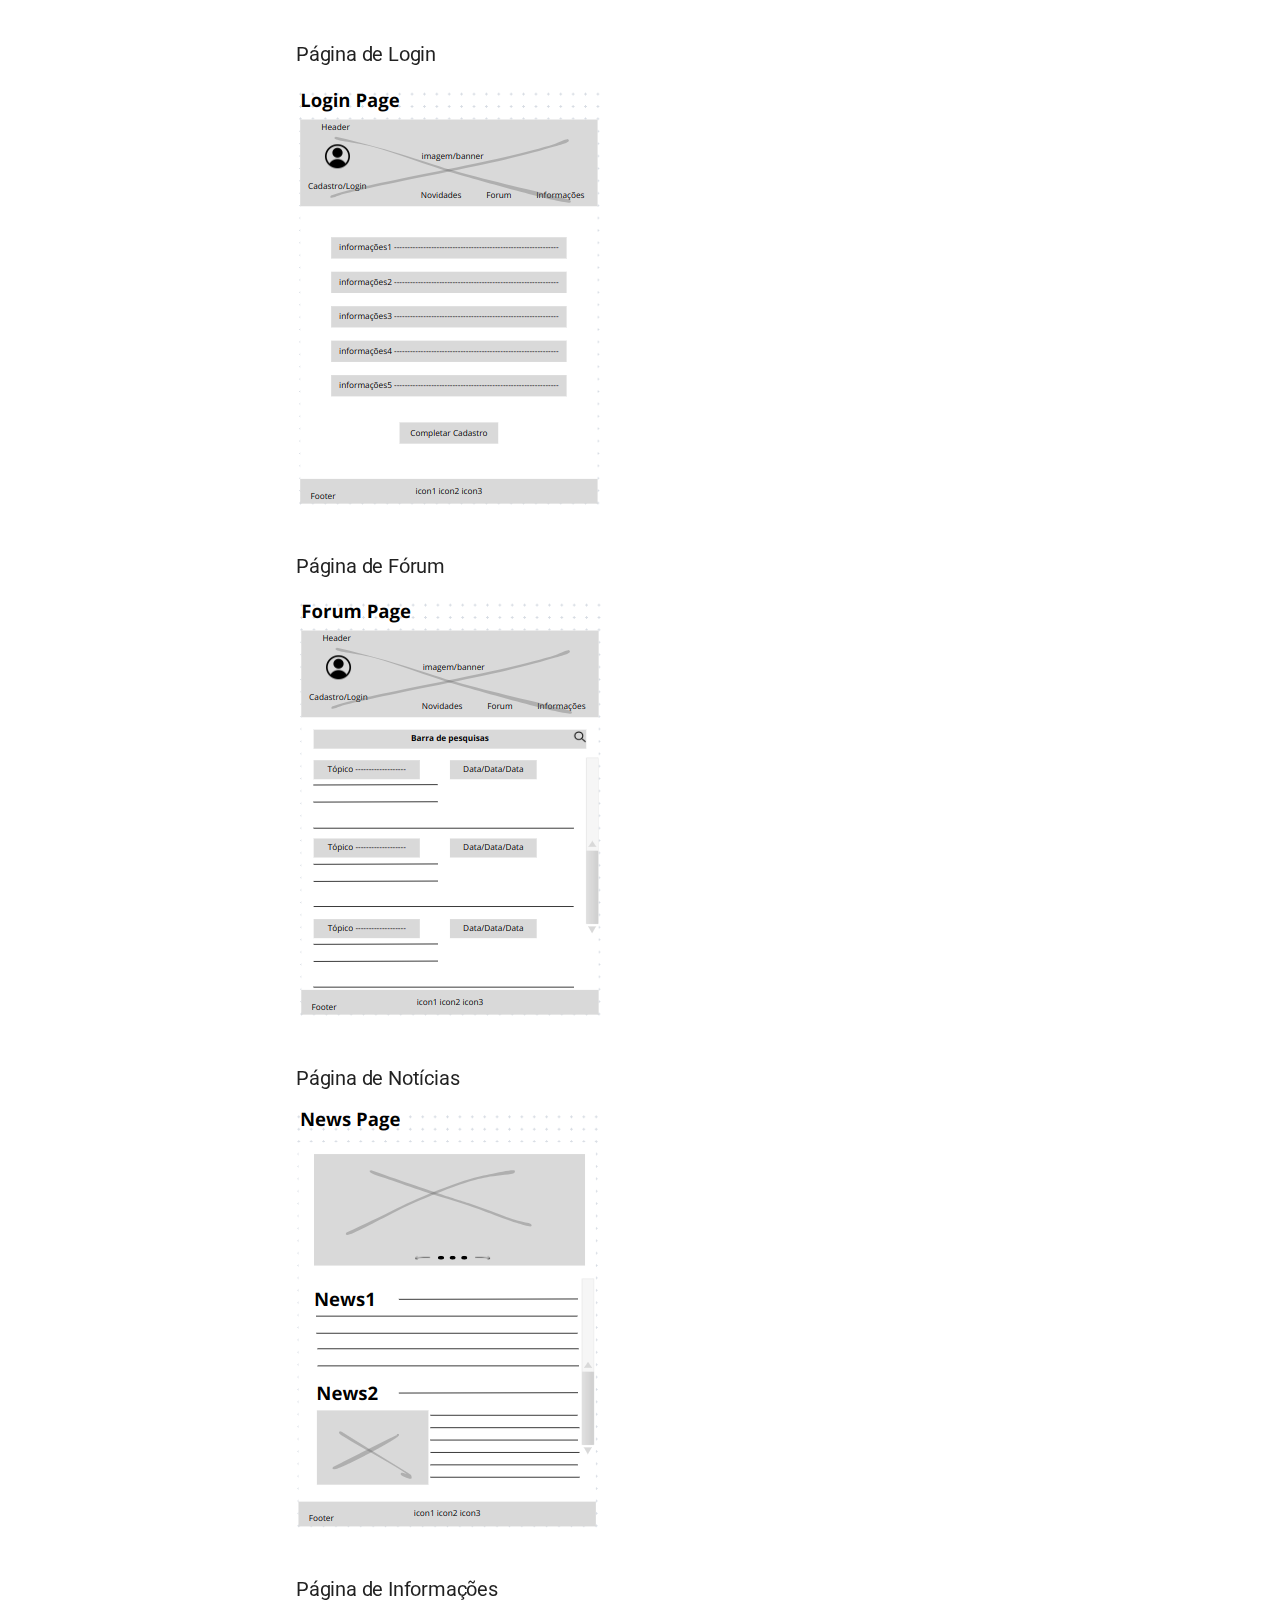
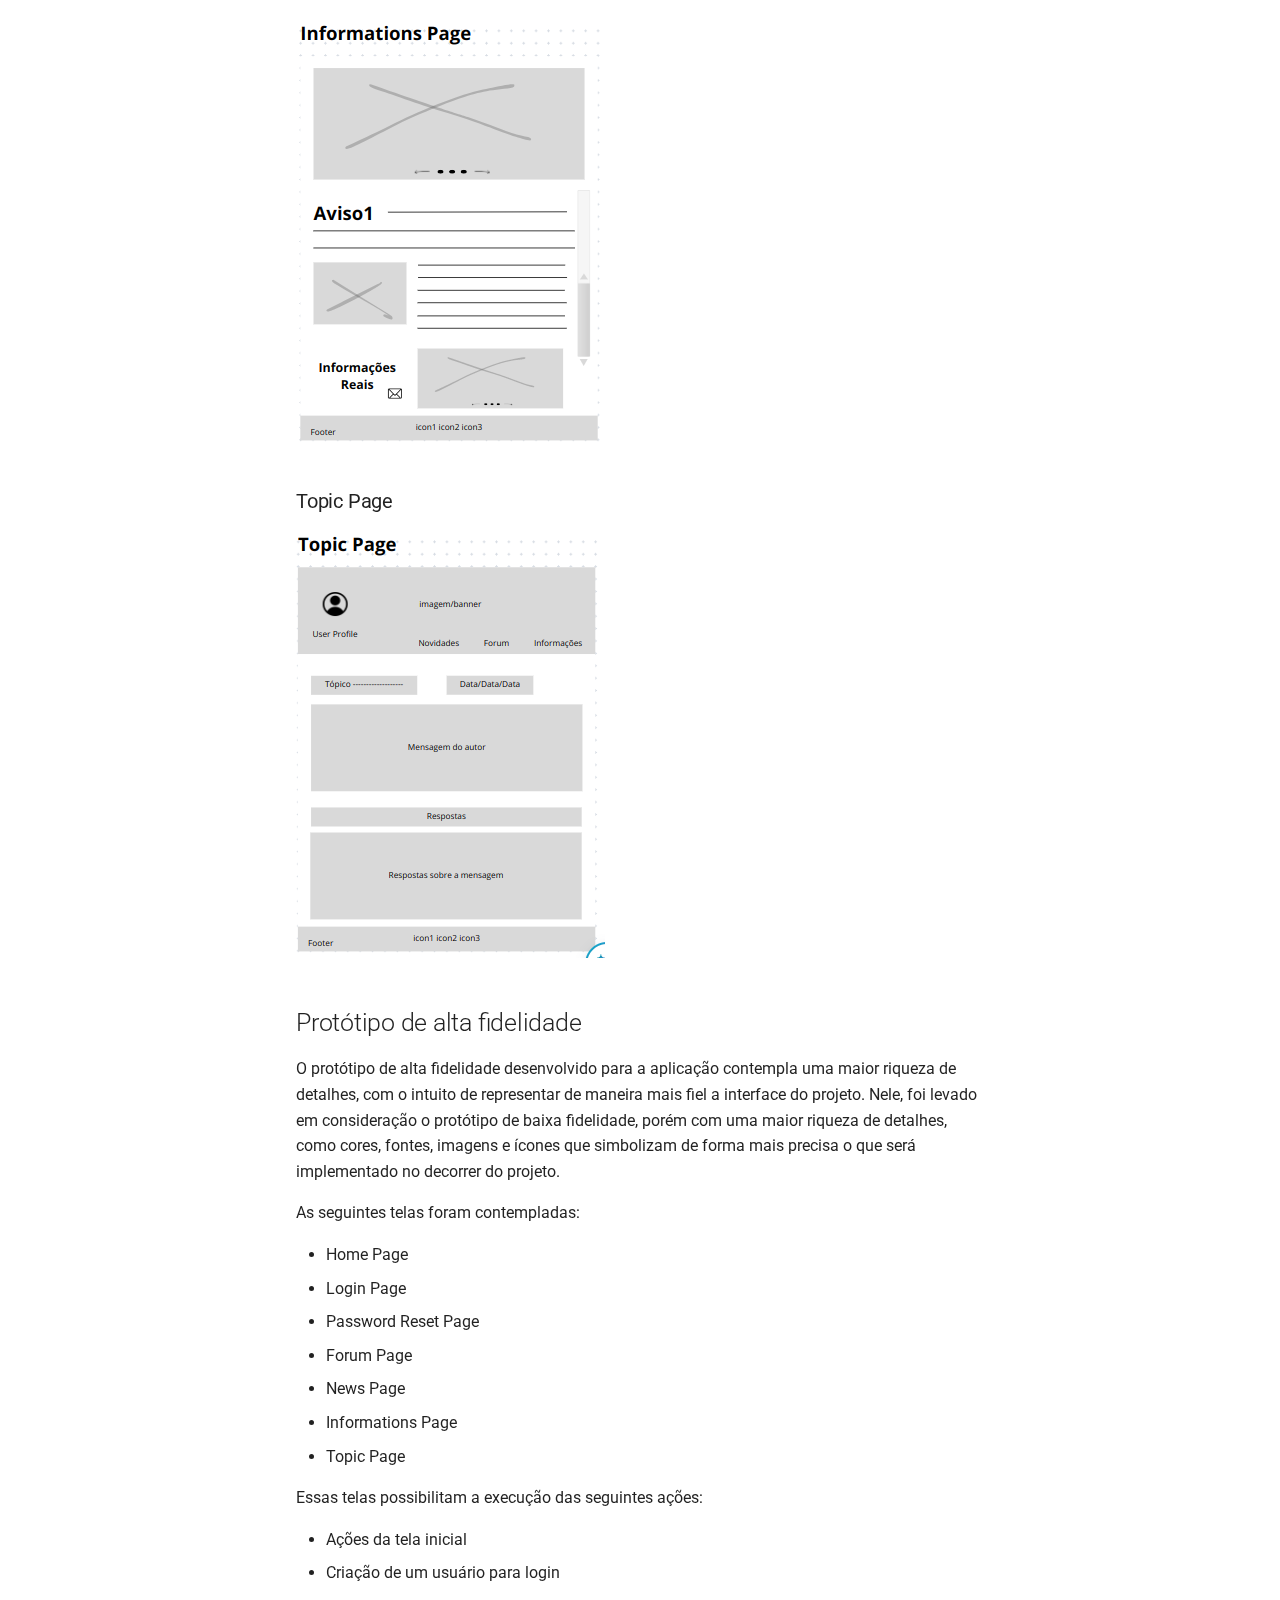
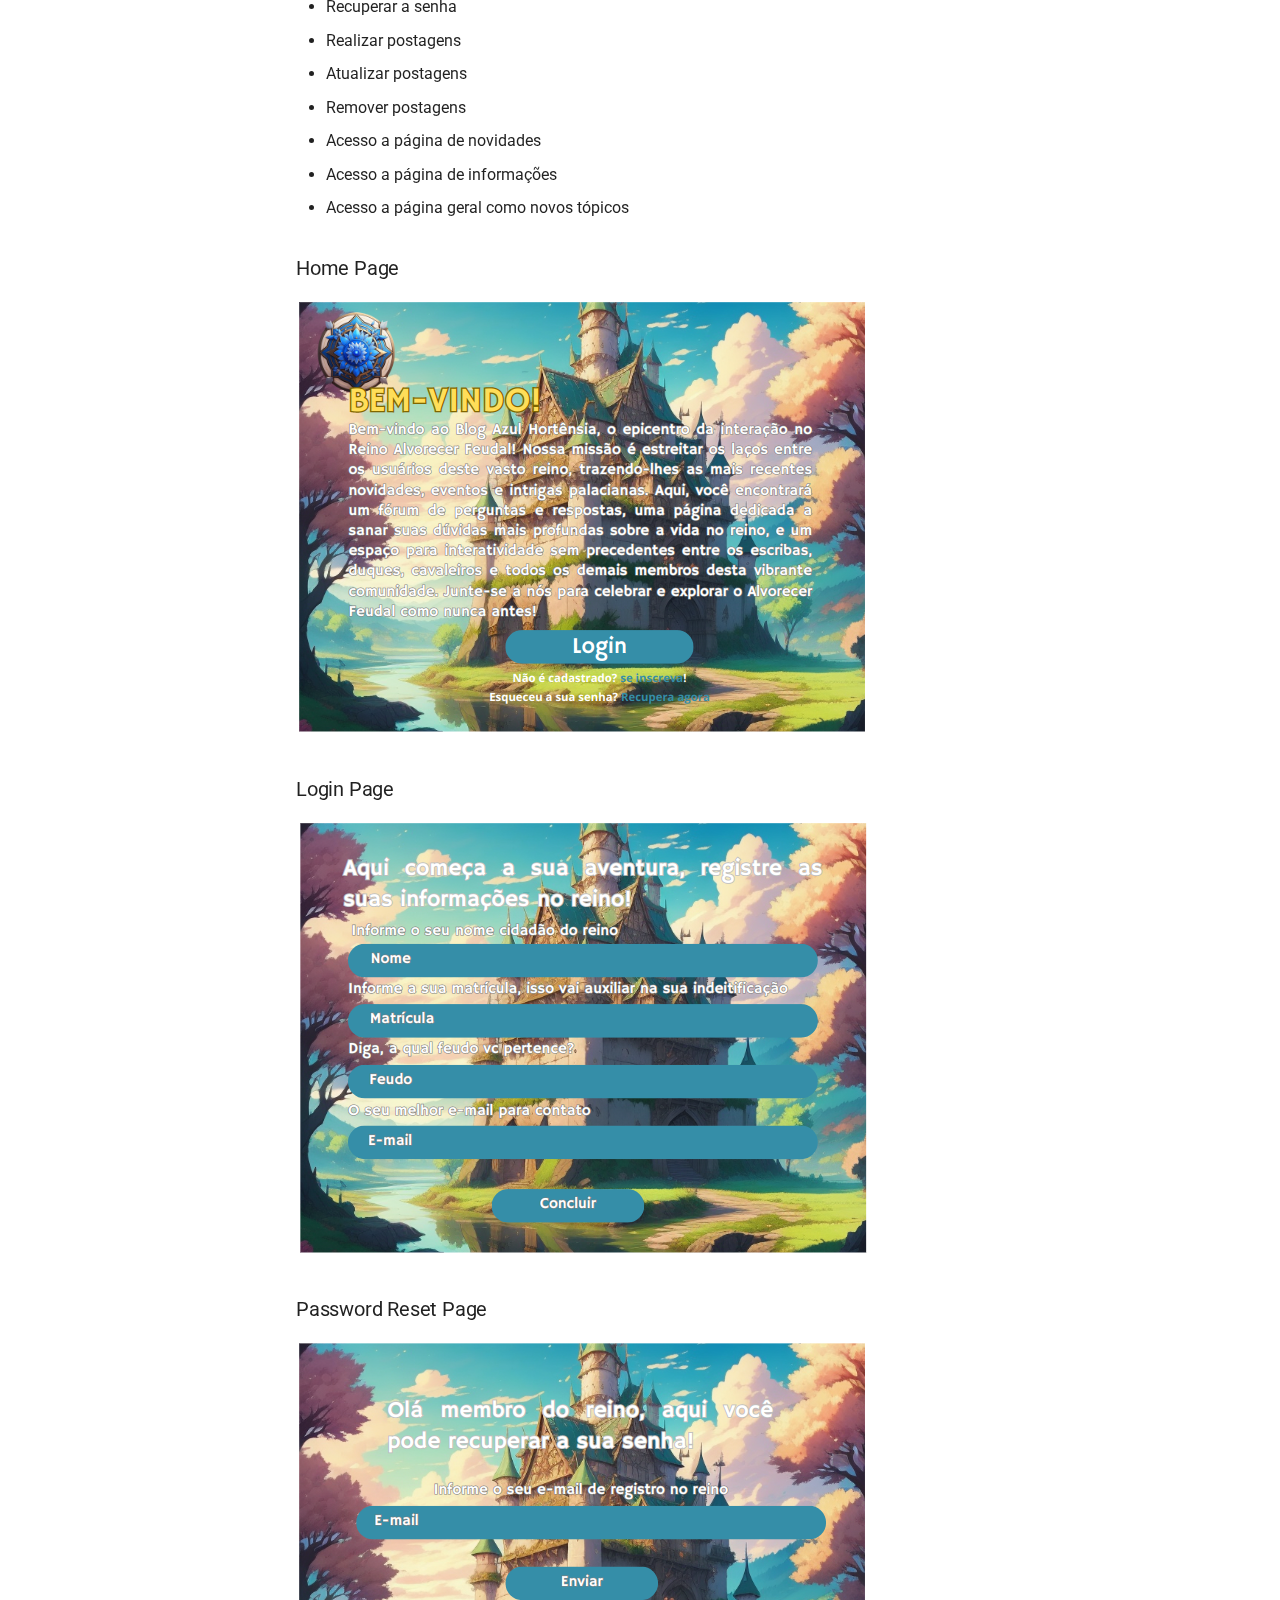
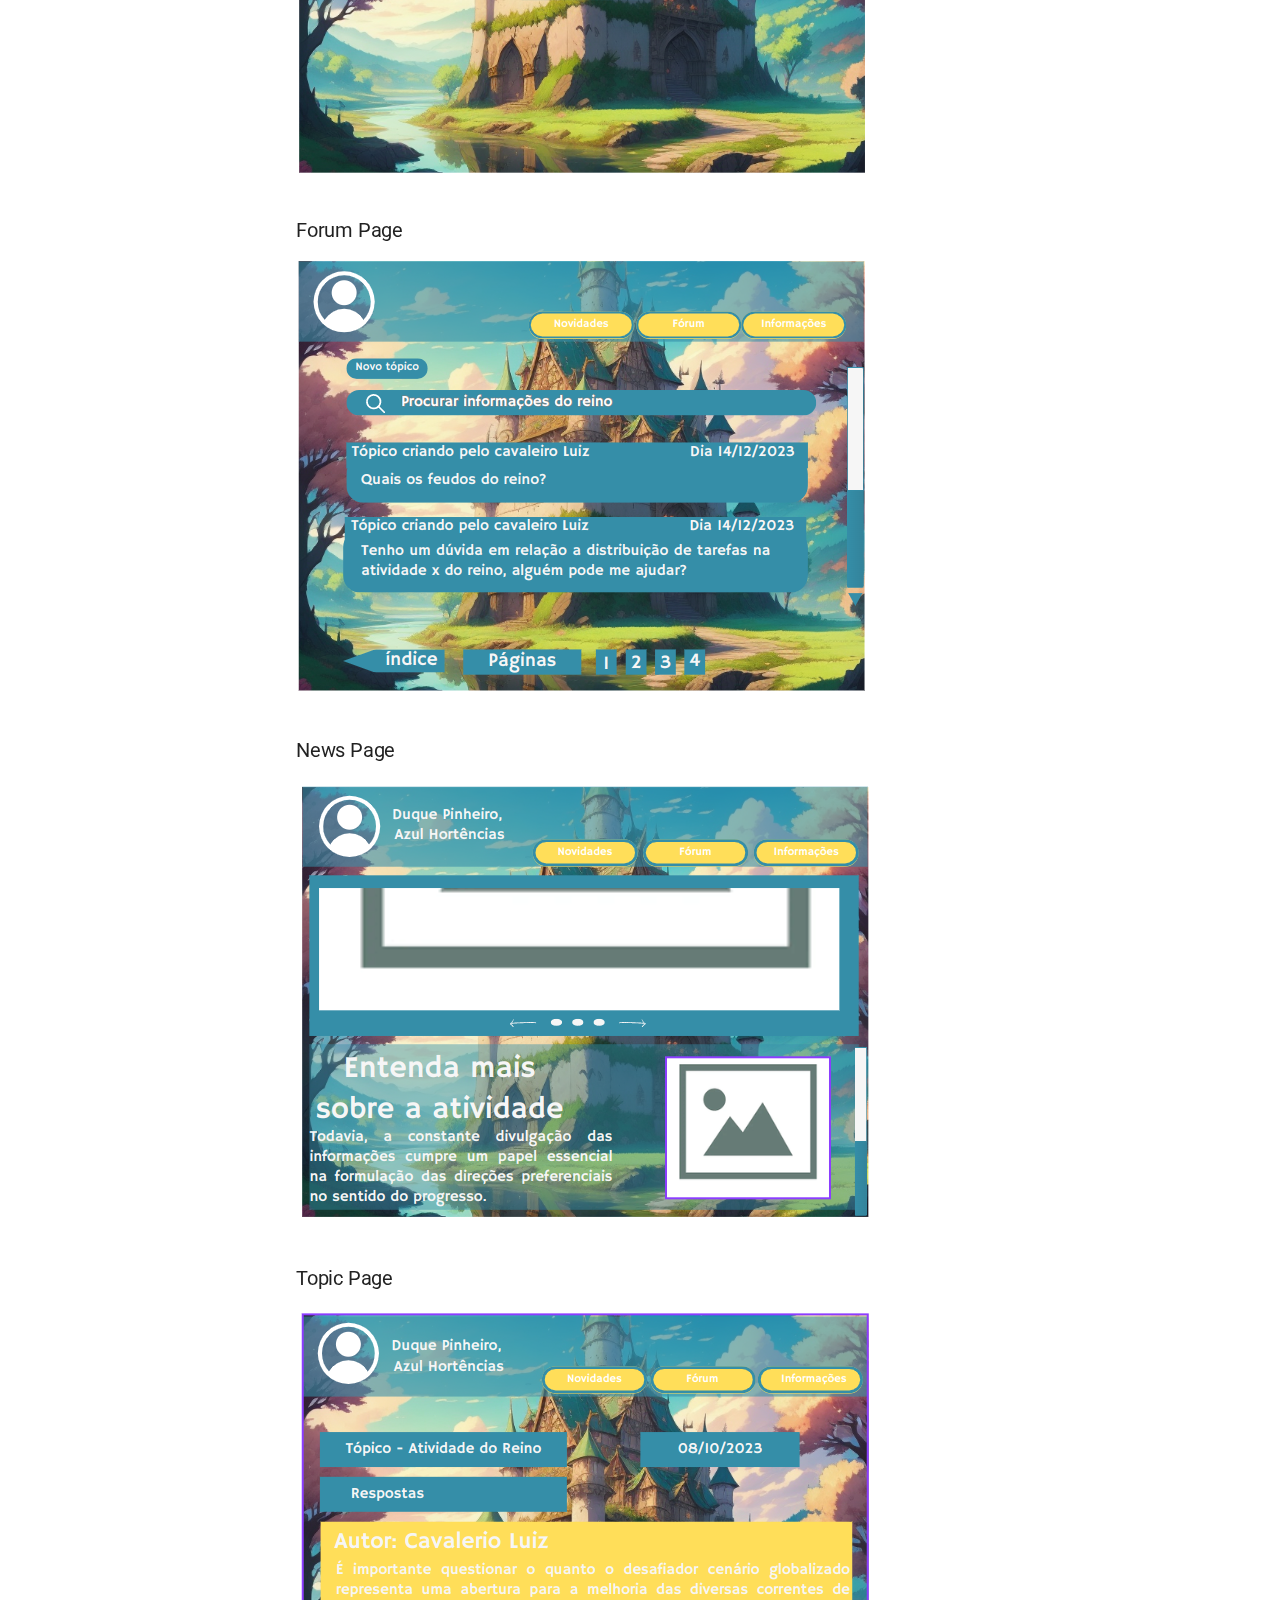
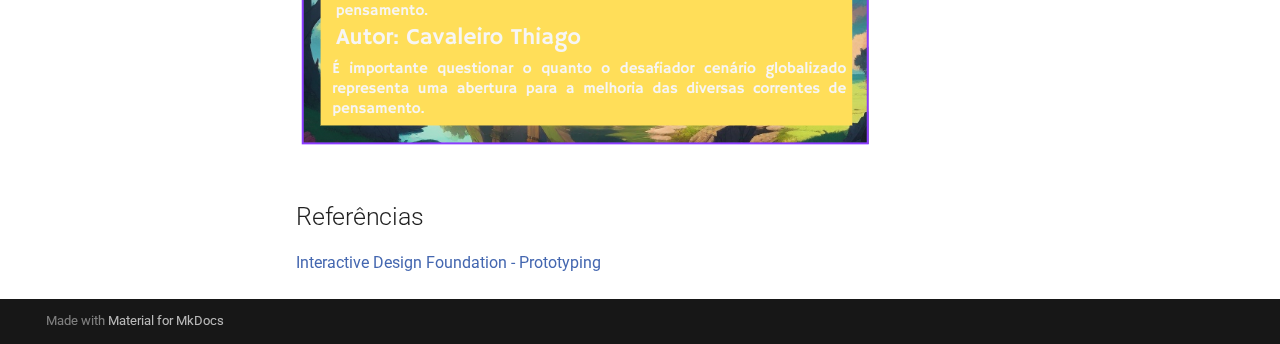
<file: prototyping/index.html>
<!doctype html>
<html lang="pt" class="no-js">
  <head>
    
      <meta charset="utf-8">
      <meta name="viewport" content="width=device-width,initial-scale=1">
      
      
      
      
        <link rel="prev" href="../technologies/">
      
      
        <link rel="next" href="../database/">
      
      
      <link rel="icon" href="../assets/images/favicon.png">
      <meta name="generator" content="mkdocs-1.5.3, mkdocs-material-9.4.8">
    
    
      
        <title>Prototipação - Blog Feudal - Azul Hortênsias</title>
      
    
    
      <link rel="stylesheet" href="../assets/stylesheets/main.4b4a2bd9.min.css">
      
        
        <link rel="stylesheet" href="../assets/stylesheets/palette.356b1318.min.css">
      
      


    
    
      
    
    
      
        
        
        <link rel="preconnect" href="https://fonts.gstatic.com" crossorigin>
        <link rel="stylesheet" href="https://fonts.googleapis.com/css?family=Roboto:300,300i,400,400i,700,700i%7CRoboto+Mono:400,400i,700,700i&display=fallback">
        <style>:root{--md-text-font:"Roboto";--md-code-font:"Roboto Mono"}</style>
      
    
    
      <link rel="stylesheet" href="../stylesheets/extra.css">
    
    <script>__md_scope=new URL("..",location),__md_hash=e=>[...e].reduce((e,_)=>(e<<5)-e+_.charCodeAt(0),0),__md_get=(e,_=localStorage,t=__md_scope)=>JSON.parse(_.getItem(t.pathname+"."+e)),__md_set=(e,_,t=localStorage,a=__md_scope)=>{try{t.setItem(a.pathname+"."+e,JSON.stringify(_))}catch(e){}}</script>
    
      

    
    
    
  </head>
  
  
    
    
    
    
    
    <body dir="ltr" data-md-color-scheme="default" data-md-color-primary="custom" data-md-color-accent="indigo">
  
    
    
    <input class="md-toggle" data-md-toggle="drawer" type="checkbox" id="__drawer" autocomplete="off">
    <input class="md-toggle" data-md-toggle="search" type="checkbox" id="__search" autocomplete="off">
    <label class="md-overlay" for="__drawer"></label>
    <div data-md-component="skip">
      
        
        <a href="#prototipos" class="md-skip">
          Ir para o conteúdo
        </a>
      
    </div>
    <div data-md-component="announce">
      
    </div>
    
    
      

  

<header class="md-header md-header--shadow" data-md-component="header">
  <nav class="md-header__inner md-grid" aria-label="Cabeçalho">
    <a href=".." title="Blog Feudal - Azul Hortênsias" class="md-header__button md-logo" aria-label="Blog Feudal - Azul Hortênsias" data-md-component="logo">
      
  
  <svg xmlns="http://www.w3.org/2000/svg" viewBox="0 0 24 24"><path d="M12 8a3 3 0 0 0 3-3 3 3 0 0 0-3-3 3 3 0 0 0-3 3 3 3 0 0 0 3 3m0 3.54C9.64 9.35 6.5 8 3 8v11c3.5 0 6.64 1.35 9 3.54 2.36-2.19 5.5-3.54 9-3.54V8c-3.5 0-6.64 1.35-9 3.54Z"/></svg>

    </a>
    <label class="md-header__button md-icon" for="__drawer">
      
      <svg xmlns="http://www.w3.org/2000/svg" viewBox="0 0 24 24"><path d="M3 6h18v2H3V6m0 5h18v2H3v-2m0 5h18v2H3v-2Z"/></svg>
    </label>
    <div class="md-header__title" data-md-component="header-title">
      <div class="md-header__ellipsis">
        <div class="md-header__topic">
          <span class="md-ellipsis">
            Blog Feudal - Azul Hortênsias
          </span>
        </div>
        <div class="md-header__topic" data-md-component="header-topic">
          <span class="md-ellipsis">
            
              Prototipação
            
          </span>
        </div>
      </div>
    </div>
    
      
    
    
    
      <label class="md-header__button md-icon" for="__search">
        
        <svg xmlns="http://www.w3.org/2000/svg" viewBox="0 0 24 24"><path d="M9.5 3A6.5 6.5 0 0 1 16 9.5c0 1.61-.59 3.09-1.56 4.23l.27.27h.79l5 5-1.5 1.5-5-5v-.79l-.27-.27A6.516 6.516 0 0 1 9.5 16 6.5 6.5 0 0 1 3 9.5 6.5 6.5 0 0 1 9.5 3m0 2C7 5 5 7 5 9.5S7 14 9.5 14 14 12 14 9.5 12 5 9.5 5Z"/></svg>
      </label>
      <div class="md-search" data-md-component="search" role="dialog">
  <label class="md-search__overlay" for="__search"></label>
  <div class="md-search__inner" role="search">
    <form class="md-search__form" name="search">
      <input type="text" class="md-search__input" name="query" aria-label="Buscar" placeholder="Buscar" autocapitalize="off" autocorrect="off" autocomplete="off" spellcheck="false" data-md-component="search-query" required>
      <label class="md-search__icon md-icon" for="__search">
        
        <svg xmlns="http://www.w3.org/2000/svg" viewBox="0 0 24 24"><path d="M9.5 3A6.5 6.5 0 0 1 16 9.5c0 1.61-.59 3.09-1.56 4.23l.27.27h.79l5 5-1.5 1.5-5-5v-.79l-.27-.27A6.516 6.516 0 0 1 9.5 16 6.5 6.5 0 0 1 3 9.5 6.5 6.5 0 0 1 9.5 3m0 2C7 5 5 7 5 9.5S7 14 9.5 14 14 12 14 9.5 12 5 9.5 5Z"/></svg>
        
        <svg xmlns="http://www.w3.org/2000/svg" viewBox="0 0 24 24"><path d="M20 11v2H8l5.5 5.5-1.42 1.42L4.16 12l7.92-7.92L13.5 5.5 8 11h12Z"/></svg>
      </label>
      <nav class="md-search__options" aria-label="Pesquisar">
        
        <button type="reset" class="md-search__icon md-icon" title="Limpar" aria-label="Limpar" tabindex="-1">
          
          <svg xmlns="http://www.w3.org/2000/svg" viewBox="0 0 24 24"><path d="M19 6.41 17.59 5 12 10.59 6.41 5 5 6.41 10.59 12 5 17.59 6.41 19 12 13.41 17.59 19 19 17.59 13.41 12 19 6.41Z"/></svg>
        </button>
      </nav>
      
    </form>
    <div class="md-search__output">
      <div class="md-search__scrollwrap" data-md-scrollfix>
        <div class="md-search-result" data-md-component="search-result">
          <div class="md-search-result__meta">
            Inicializando a pesquisa
          </div>
          <ol class="md-search-result__list" role="presentation"></ol>
        </div>
      </div>
    </div>
  </div>
</div>
    
    
  </nav>
  
</header>
    
    <div class="md-container" data-md-component="container">
      
      
        
          
        
      
      <main class="md-main" data-md-component="main">
        <div class="md-main__inner md-grid">
          
            
              
              <div class="md-sidebar md-sidebar--primary" data-md-component="sidebar" data-md-type="navigation" >
                <div class="md-sidebar__scrollwrap">
                  <div class="md-sidebar__inner">
                    



<nav class="md-nav md-nav--primary" aria-label="Navegação" data-md-level="0">
  <label class="md-nav__title" for="__drawer">
    <a href=".." title="Blog Feudal - Azul Hortênsias" class="md-nav__button md-logo" aria-label="Blog Feudal - Azul Hortênsias" data-md-component="logo">
      
  
  <svg xmlns="http://www.w3.org/2000/svg" viewBox="0 0 24 24"><path d="M12 8a3 3 0 0 0 3-3 3 3 0 0 0-3-3 3 3 0 0 0-3 3 3 3 0 0 0 3 3m0 3.54C9.64 9.35 6.5 8 3 8v11c3.5 0 6.64 1.35 9 3.54 2.36-2.19 5.5-3.54 9-3.54V8c-3.5 0-6.64 1.35-9 3.54Z"/></svg>

    </a>
    Blog Feudal - Azul Hortênsias
  </label>
  
  <ul class="md-nav__list" data-md-scrollfix>
    
      
      
  
  
  
    <li class="md-nav__item">
      <a href=".." class="md-nav__link">
        
  
  <span class="md-ellipsis">
    Sobre
  </span>
  

      </a>
    </li>
  

    
      
      
  
  
  
    <li class="md-nav__item">
      <a href="../methodologies/" class="md-nav__link">
        
  
  <span class="md-ellipsis">
    Metodologias
  </span>
  

      </a>
    </li>
  

    
      
      
  
  
  
    <li class="md-nav__item">
      <a href="../requirements/" class="md-nav__link">
        
  
  <span class="md-ellipsis">
    Requisitos
  </span>
  

      </a>
    </li>
  

    
      
      
  
  
  
    <li class="md-nav__item">
      <a href="../schedule/" class="md-nav__link">
        
  
  <span class="md-ellipsis">
    Cronograma
  </span>
  

      </a>
    </li>
  

    
      
      
  
  
  
    <li class="md-nav__item">
      <a href="../technologies/" class="md-nav__link">
        
  
  <span class="md-ellipsis">
    Tecnologias
  </span>
  

      </a>
    </li>
  

    
      
      
  
  
    
  
  
    
    
    
    
    
    <li class="md-nav__item md-nav__item--active md-nav__item--nested">
      
        
        
        
        <input class="md-nav__toggle md-toggle " type="checkbox" id="__nav_6" checked>
        
          
          <label class="md-nav__link" for="__nav_6" id="__nav_6_label" tabindex="0">
            
  
  <span class="md-ellipsis">
    Desenvolvimento
  </span>
  

            <span class="md-nav__icon md-icon"></span>
          </label>
        
        <nav class="md-nav" data-md-level="1" aria-labelledby="__nav_6_label" aria-expanded="true">
          <label class="md-nav__title" for="__nav_6">
            <span class="md-nav__icon md-icon"></span>
            Desenvolvimento
          </label>
          <ul class="md-nav__list" data-md-scrollfix>
            
              
                
  
  
    
  
  
    <li class="md-nav__item md-nav__item--active">
      
      <input class="md-nav__toggle md-toggle" type="checkbox" id="__toc">
      
      
        
      
      
        <label class="md-nav__link md-nav__link--active" for="__toc">
          
  
  <span class="md-ellipsis">
    Prototipação
  </span>
  

          <span class="md-nav__icon md-icon"></span>
        </label>
      
      <a href="./" class="md-nav__link md-nav__link--active">
        
  
  <span class="md-ellipsis">
    Prototipação
  </span>
  

      </a>
      
        

<nav class="md-nav md-nav--secondary" aria-label="Índice">
  
  
  
    
  
  
    <label class="md-nav__title" for="__toc">
      <span class="md-nav__icon md-icon"></span>
      Índice
    </label>
    <ul class="md-nav__list" data-md-component="toc" data-md-scrollfix>
      
        <li class="md-nav__item">
  <a href="#introducao" class="md-nav__link">
    Introdução
  </a>
  
</li>
      
        <li class="md-nav__item">
  <a href="#prototipo-de-baixa-fidelidade" class="md-nav__link">
    Protótipo de Baixa Fidelidade
  </a>
  
    <nav class="md-nav" aria-label="Protótipo de Baixa Fidelidade">
      <ul class="md-nav__list">
        
          <li class="md-nav__item">
  <a href="#pagina-home" class="md-nav__link">
    Página Home
  </a>
  
</li>
        
          <li class="md-nav__item">
  <a href="#pagina-de-login" class="md-nav__link">
    Página de Login
  </a>
  
</li>
        
          <li class="md-nav__item">
  <a href="#pagina-de-forum" class="md-nav__link">
    Página de Fórum
  </a>
  
</li>
        
          <li class="md-nav__item">
  <a href="#pagina-de-noticias" class="md-nav__link">
    Página de Notícias
  </a>
  
</li>
        
          <li class="md-nav__item">
  <a href="#pagina-de-informacoes" class="md-nav__link">
    Página de Informações
  </a>
  
</li>
        
          <li class="md-nav__item">
  <a href="#topic-page" class="md-nav__link">
    Topic Page
  </a>
  
</li>
        
      </ul>
    </nav>
  
</li>
      
        <li class="md-nav__item">
  <a href="#prototipo-de-alta-fidelidade" class="md-nav__link">
    Protótipo de alta fidelidade
  </a>
  
    <nav class="md-nav" aria-label="Protótipo de alta fidelidade">
      <ul class="md-nav__list">
        
          <li class="md-nav__item">
  <a href="#home-page" class="md-nav__link">
    Home Page
  </a>
  
</li>
        
          <li class="md-nav__item">
  <a href="#login-page" class="md-nav__link">
    Login Page
  </a>
  
</li>
        
          <li class="md-nav__item">
  <a href="#password-reset-page" class="md-nav__link">
    Password Reset Page
  </a>
  
</li>
        
          <li class="md-nav__item">
  <a href="#forum-page" class="md-nav__link">
    Forum Page
  </a>
  
</li>
        
          <li class="md-nav__item">
  <a href="#news-page" class="md-nav__link">
    News Page
  </a>
  
</li>
        
          <li class="md-nav__item">
  <a href="#topic-page_1" class="md-nav__link">
    Topic Page
  </a>
  
</li>
        
      </ul>
    </nav>
  
</li>
      
        <li class="md-nav__item">
  <a href="#referencias" class="md-nav__link">
    Referências
  </a>
  
</li>
      
    </ul>
  
</nav>
      
    </li>
  

              
            
              
                
  
  
  
    <li class="md-nav__item">
      <a href="../database/" class="md-nav__link">
        
  
  <span class="md-ellipsis">
    Banco de Dados
  </span>
  

      </a>
    </li>
  

              
            
          </ul>
        </nav>
      
    </li>
  

    
  </ul>
</nav>
                  </div>
                </div>
              </div>
            
            
              
              <div class="md-sidebar md-sidebar--secondary" data-md-component="sidebar" data-md-type="toc" >
                <div class="md-sidebar__scrollwrap">
                  <div class="md-sidebar__inner">
                    

<nav class="md-nav md-nav--secondary" aria-label="Índice">
  
  
  
    
  
  
    <label class="md-nav__title" for="__toc">
      <span class="md-nav__icon md-icon"></span>
      Índice
    </label>
    <ul class="md-nav__list" data-md-component="toc" data-md-scrollfix>
      
        <li class="md-nav__item">
  <a href="#introducao" class="md-nav__link">
    Introdução
  </a>
  
</li>
      
        <li class="md-nav__item">
  <a href="#prototipo-de-baixa-fidelidade" class="md-nav__link">
    Protótipo de Baixa Fidelidade
  </a>
  
    <nav class="md-nav" aria-label="Protótipo de Baixa Fidelidade">
      <ul class="md-nav__list">
        
          <li class="md-nav__item">
  <a href="#pagina-home" class="md-nav__link">
    Página Home
  </a>
  
</li>
        
          <li class="md-nav__item">
  <a href="#pagina-de-login" class="md-nav__link">
    Página de Login
  </a>
  
</li>
        
          <li class="md-nav__item">
  <a href="#pagina-de-forum" class="md-nav__link">
    Página de Fórum
  </a>
  
</li>
        
          <li class="md-nav__item">
  <a href="#pagina-de-noticias" class="md-nav__link">
    Página de Notícias
  </a>
  
</li>
        
          <li class="md-nav__item">
  <a href="#pagina-de-informacoes" class="md-nav__link">
    Página de Informações
  </a>
  
</li>
        
          <li class="md-nav__item">
  <a href="#topic-page" class="md-nav__link">
    Topic Page
  </a>
  
</li>
        
      </ul>
    </nav>
  
</li>
      
        <li class="md-nav__item">
  <a href="#prototipo-de-alta-fidelidade" class="md-nav__link">
    Protótipo de alta fidelidade
  </a>
  
    <nav class="md-nav" aria-label="Protótipo de alta fidelidade">
      <ul class="md-nav__list">
        
          <li class="md-nav__item">
  <a href="#home-page" class="md-nav__link">
    Home Page
  </a>
  
</li>
        
          <li class="md-nav__item">
  <a href="#login-page" class="md-nav__link">
    Login Page
  </a>
  
</li>
        
          <li class="md-nav__item">
  <a href="#password-reset-page" class="md-nav__link">
    Password Reset Page
  </a>
  
</li>
        
          <li class="md-nav__item">
  <a href="#forum-page" class="md-nav__link">
    Forum Page
  </a>
  
</li>
        
          <li class="md-nav__item">
  <a href="#news-page" class="md-nav__link">
    News Page
  </a>
  
</li>
        
          <li class="md-nav__item">
  <a href="#topic-page_1" class="md-nav__link">
    Topic Page
  </a>
  
</li>
        
      </ul>
    </nav>
  
</li>
      
        <li class="md-nav__item">
  <a href="#referencias" class="md-nav__link">
    Referências
  </a>
  
</li>
      
    </ul>
  
</nav>
                  </div>
                </div>
              </div>
            
          
          
            <div class="md-content" data-md-component="content">
              <article class="md-content__inner md-typeset">
                
                  


<h1 id="prototipos">Protótipos</h1>
<h2 id="introducao">Introdução</h2>
<p>A prototipação é parte fundamental no desenvolvimento de software, pois proporciona uma visão tangível do design antes da execução código. Essa representação visual antecipada simplifica a interpretação de requisitos, permitindo iterações ágeis e evitando equívocos durante o desenvolvimento, economizando tempo e diminuindo o retrabalho.</p>
<h2 id="prototipo-de-baixa-fidelidade">Protótipo de Baixa Fidelidade</h2>
<p>Foi feito um protótipo de baixa fidelidade para representar a interface do projeto de maneira clara e simples, com o intuito de oferecer uma visão geral sobre o front-end do projeto e suas funcionalidades. O protótipo teve como base o Rich Picture que a equipe elegeu para representar o projeto.</p>
<p>As seguintes telas foram contempladas:</p>
<ul>
<li>Home Page</li>
<li>Login Page</li>
<li>Forum Page    </li>
<li>News Page</li>
<li>Informations Page</li>
<li>Topic Page</li>
</ul>
<p>Essas telas possibilitam a execução das seguintes ações:</p>
<ul>
<li>Ações da tela inicial</li>
<li>Criação de um usuário para login</li>
<li>Realizar postagens</li>
<li>Atualizar postagens</li>
<li>Remover postagens</li>
<li>Acesso a página de novidades</li>
<li>Acesso a página de informações</li>
<li>Acesso a página geral como novos tópicos</li>
</ul>
<h3 id="pagina-home">Página Home</h3>
<p><img alt="home_page" src="../assets/low_fidelity_prototype/home.png" /></p>
<h3 id="pagina-de-login">Página de Login</h3>
<p><img alt="login_page" src="../assets/low_fidelity_prototype/login.png" /></p>
<h3 id="pagina-de-forum">Página de Fórum</h3>
<p><img alt="forum_page" src="../assets/low_fidelity_prototype/forum.png" /></p>
<h3 id="pagina-de-noticias">Página de Notícias</h3>
<p><img alt="news_page" src="../assets/low_fidelity_prototype/news.png" /></p>
<h3 id="pagina-de-informacoes">Página de Informações</h3>
<p><img alt="information_page" src="../assets/low_fidelity_prototype/informations.png" /></p>
<h3 id="topic-page">Topic Page</h3>
<p><img alt="topic_page" src="../assets/low_fidelity_prototype/topic.png" /></p>
<h2 id="prototipo-de-alta-fidelidade">Protótipo de alta fidelidade</h2>
<p>O protótipo de alta fidelidade desenvolvido para a aplicação contempla uma maior riqueza de detalhes, com o intuito de representar de maneira mais fiel a interface do projeto. Nele, foi levado em consideração o protótipo de baixa fidelidade, porém com uma maior riqueza de detalhes, como cores, fontes, imagens e ícones que simbolizam de forma mais precisa o que será implementado no decorrer do projeto.</p>
<p>As seguintes telas foram contempladas:</p>
<ul>
<li>Home Page</li>
<li>Login Page</li>
<li>Password Reset Page</li>
<li>Forum Page</li>
<li>News Page</li>
<li>Informations Page</li>
<li>Topic Page</li>
</ul>
<p>Essas telas possibilitam a execução das seguintes ações:</p>
<ul>
<li>Ações da tela inicial</li>
<li>Criação de um usuário para login</li>
<li>Recuperar a senha</li>
<li>Realizar postagens</li>
<li>Atualizar postagens</li>
<li>Remover postagens</li>
<li>Acesso a página de novidades</li>
<li>Acesso a página de informações</li>
<li>Acesso a página geral como novos tópicos</li>
</ul>
<h3 id="home-page">Home Page</h3>
<p><img alt="home_page" src="../assets/high_fidelity_prototype/home.png" /></p>
<h3 id="login-page">Login Page</h3>
<p><img alt="login_page" src="../assets/high_fidelity_prototype/login.png" /></p>
<h3 id="password-reset-page">Password Reset Page</h3>
<p><img alt="password_recovery_page" src="../assets/high_fidelity_prototype/password_recovery.png" /></p>
<h3 id="forum-page">Forum Page</h3>
<p><img alt="forum_page" src="../assets/high_fidelity_prototype/forum.png" /></p>
<h3 id="news-page">News Page</h3>
<p><img alt="news_page" src="../assets/high_fidelity_prototype/news.png" /></p>
<h3 id="topic-page_1">Topic Page</h3>
<p><img alt="topic_page" src="../assets/high_fidelity_prototype/topic.png" /></p>
<h2 id="referencias">Referências</h2>
<p><a href="https://www.interaction-design.org/literature/topics/prototyping#:~:text=Prototyping%20is%20an%20experimental%20process,can%20release%20the%20right%20products.">Interactive Design Foundation - Prototyping</a></p>





                
              </article>
            </div>
          
          
        </div>
        
      </main>
      
        <footer class="md-footer">
  
  <div class="md-footer-meta md-typeset">
    <div class="md-footer-meta__inner md-grid">
      <div class="md-copyright">
  
  
    Made with
    <a href="https://squidfunk.github.io/mkdocs-material/" target="_blank" rel="noopener">
      Material for MkDocs
    </a>
  
</div>
      
    </div>
  </div>
</footer>
      
    </div>
    <div class="md-dialog" data-md-component="dialog">
      <div class="md-dialog__inner md-typeset"></div>
    </div>
    
    
    <script id="__config" type="application/json">{"base": "..", "features": [], "search": "../assets/javascripts/workers/search.f886a092.min.js", "translations": {"clipboard.copied": "Copiado para \u00e1rea de transfer\u00eancia", "clipboard.copy": "Copiar para \u00e1rea de transfer\u00eancia", "search.result.more.one": "Mais 1 nesta p\u00e1gina", "search.result.more.other": "Mais # nesta p\u00e1gina", "search.result.none": "Nenhum resultado encontrado", "search.result.one": "1 resultado encontrado", "search.result.other": "# resultados encontrados", "search.result.placeholder": "Digite para iniciar a busca", "search.result.term.missing": "Ausente", "select.version": "Selecione a vers\u00e3o"}}</script>
    
    
      <script src="../assets/javascripts/bundle.81fa17fe.min.js"></script>
      
    
  </body>
</html>
</file>
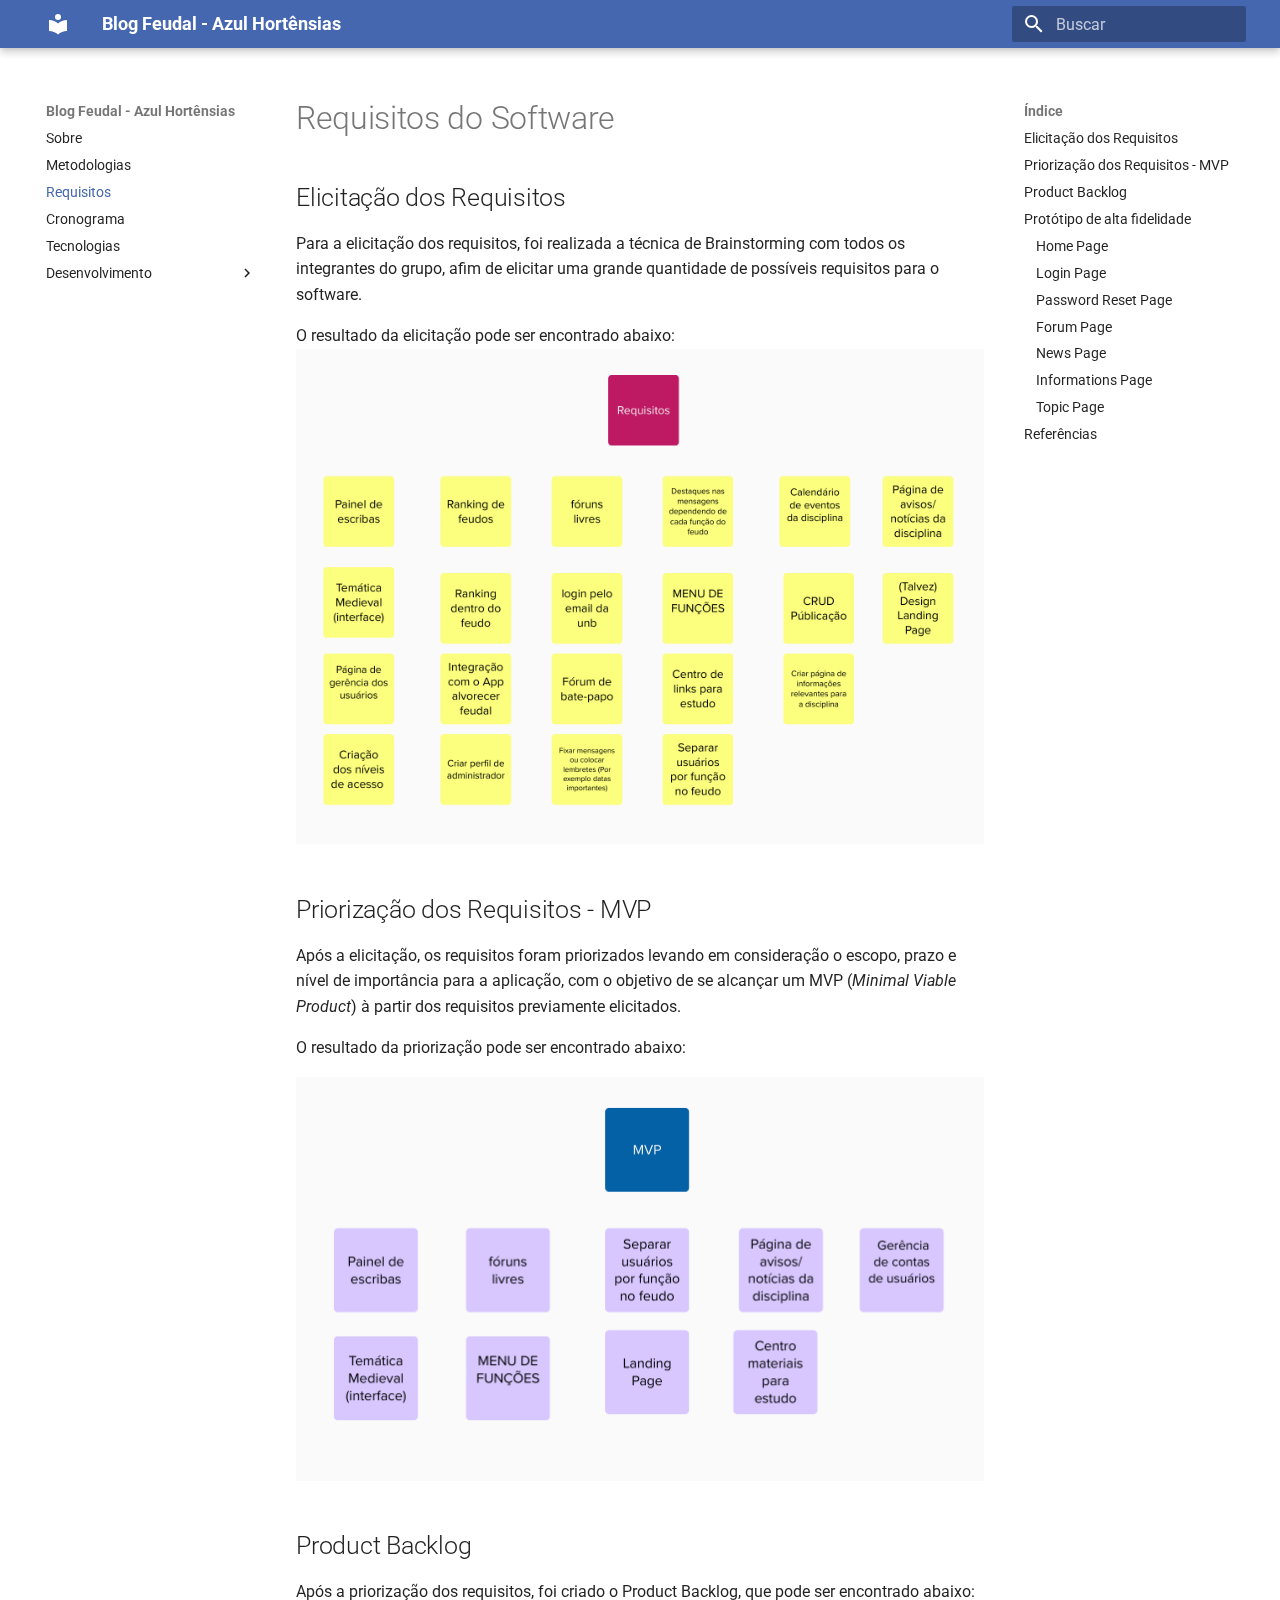
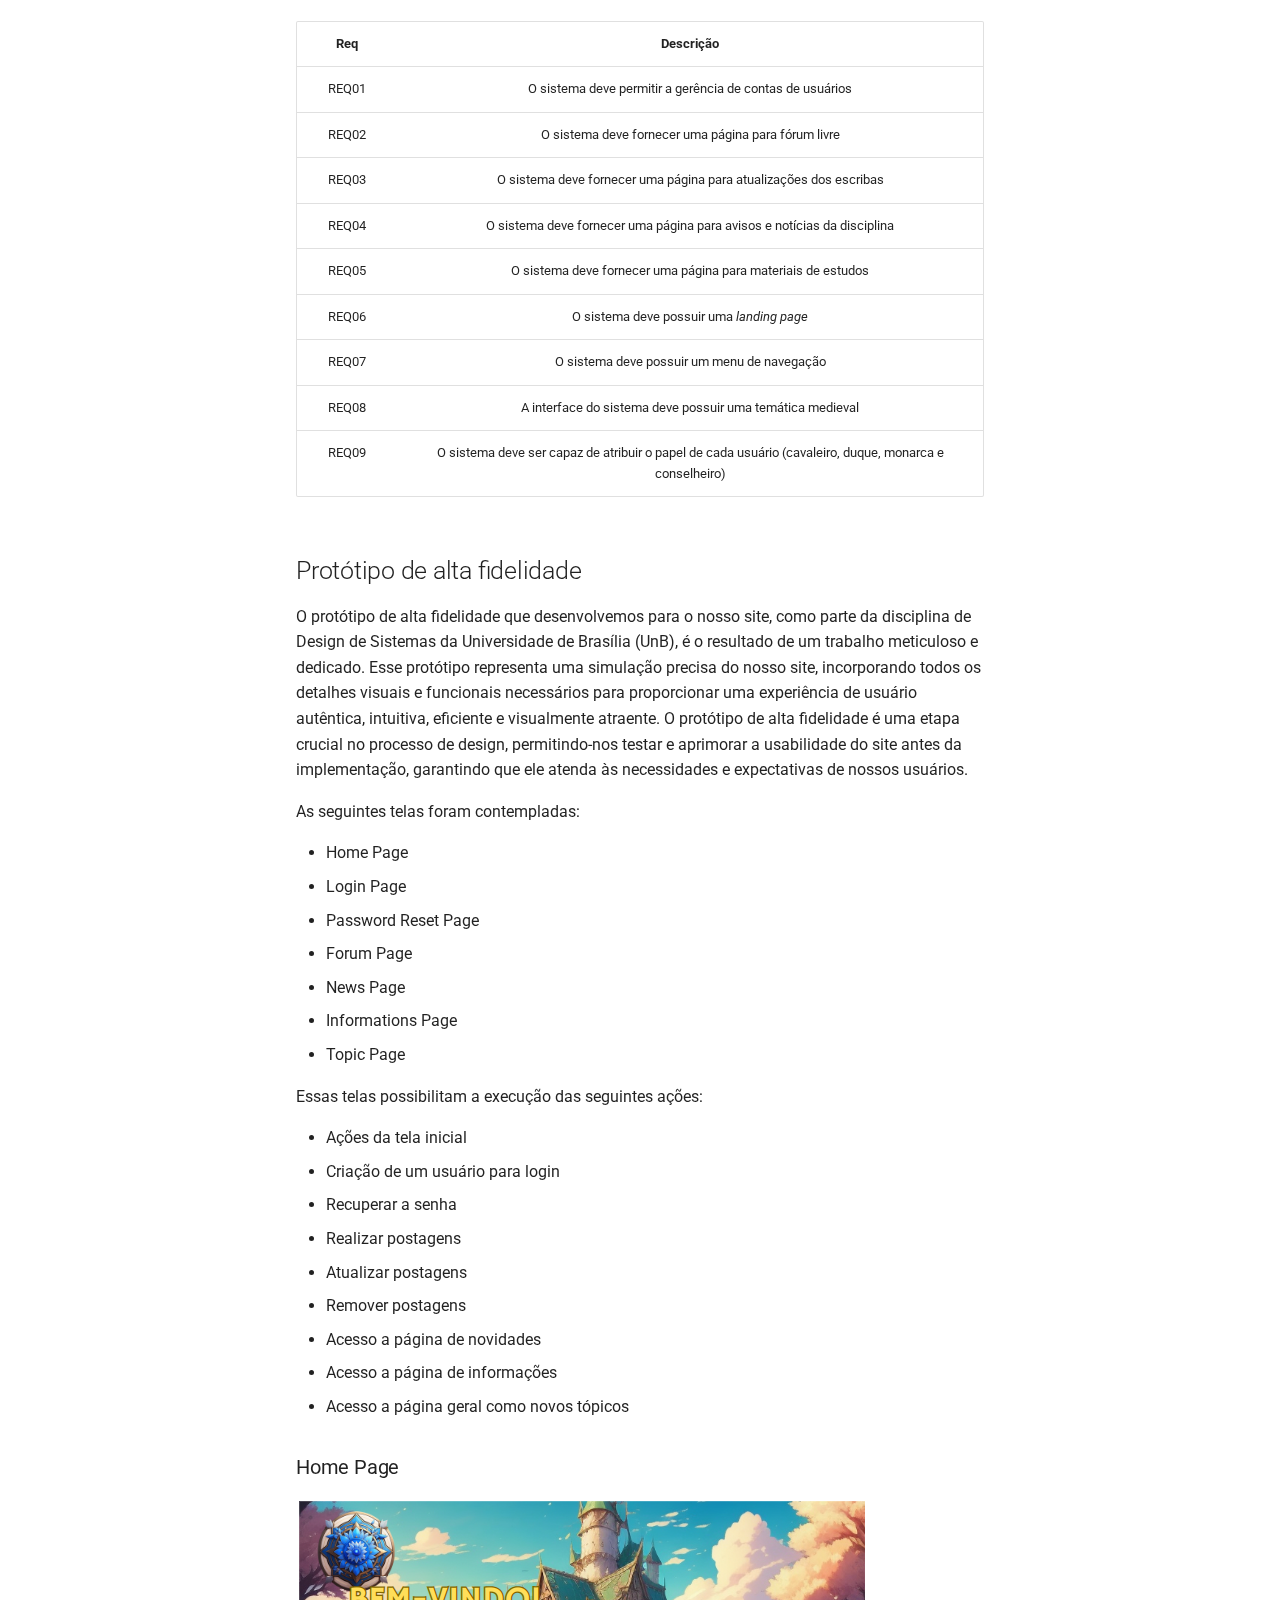
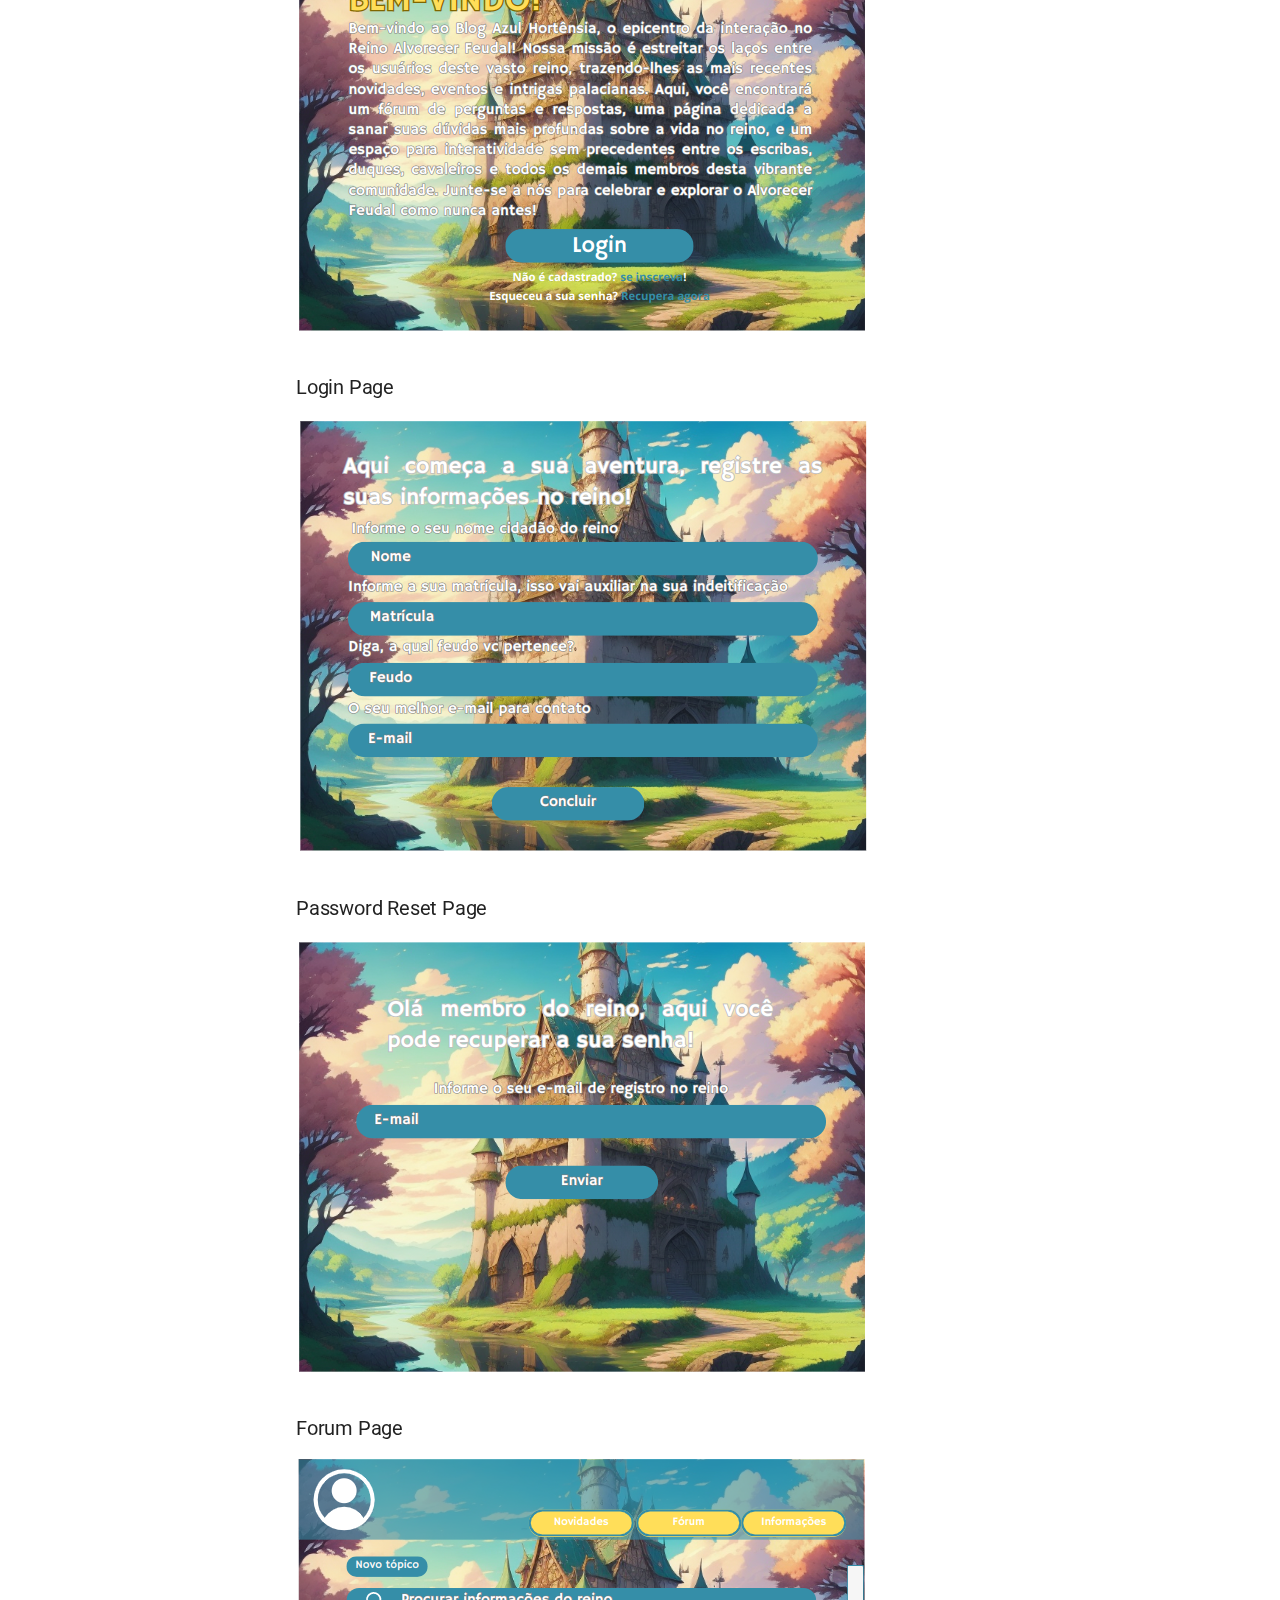
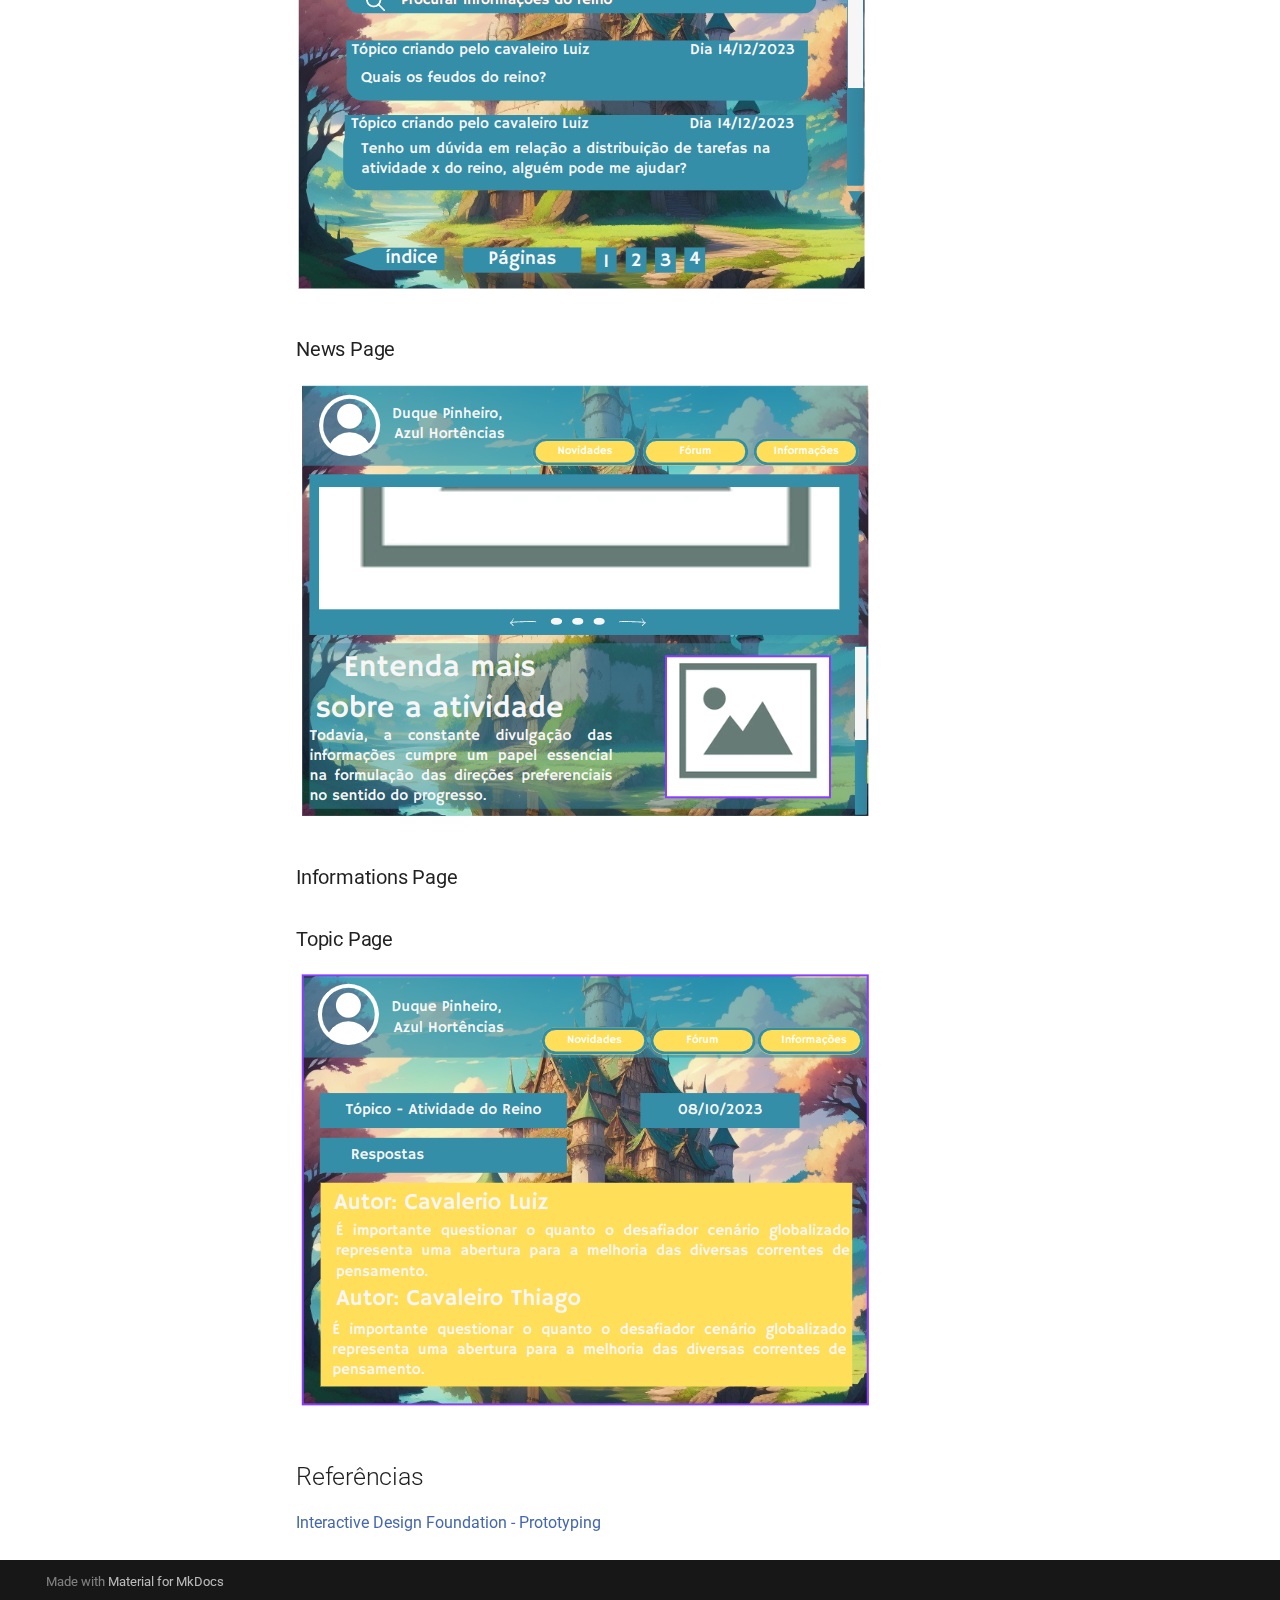
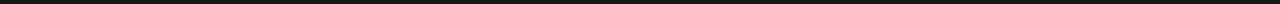
<file: requirements/index.html>
<!doctype html>
<html lang="pt" class="no-js">
  <head>
    
      <meta charset="utf-8">
      <meta name="viewport" content="width=device-width,initial-scale=1">
      
      
      
      
        <link rel="prev" href="../methodologies/">
      
      
        <link rel="next" href="../schedule/">
      
      
      <link rel="icon" href="../assets/images/favicon.png">
      <meta name="generator" content="mkdocs-1.5.3, mkdocs-material-9.4.8">
    
    
      
        <title>Requisitos - Blog Feudal - Azul Hortênsias</title>
      
    
    
      <link rel="stylesheet" href="../assets/stylesheets/main.4b4a2bd9.min.css">
      
        
        <link rel="stylesheet" href="../assets/stylesheets/palette.356b1318.min.css">
      
      


    
    
      
    
    
      
        
        
        <link rel="preconnect" href="https://fonts.gstatic.com" crossorigin>
        <link rel="stylesheet" href="https://fonts.googleapis.com/css?family=Roboto:300,300i,400,400i,700,700i%7CRoboto+Mono:400,400i,700,700i&display=fallback">
        <style>:root{--md-text-font:"Roboto";--md-code-font:"Roboto Mono"}</style>
      
    
    
      <link rel="stylesheet" href="../stylesheets/extra.css">
    
    <script>__md_scope=new URL("..",location),__md_hash=e=>[...e].reduce((e,_)=>(e<<5)-e+_.charCodeAt(0),0),__md_get=(e,_=localStorage,t=__md_scope)=>JSON.parse(_.getItem(t.pathname+"."+e)),__md_set=(e,_,t=localStorage,a=__md_scope)=>{try{t.setItem(a.pathname+"."+e,JSON.stringify(_))}catch(e){}}</script>
    
      

    
    
    
  </head>
  
  
    
    
    
    
    
    <body dir="ltr" data-md-color-scheme="default" data-md-color-primary="custom" data-md-color-accent="indigo">
  
    
    
    <input class="md-toggle" data-md-toggle="drawer" type="checkbox" id="__drawer" autocomplete="off">
    <input class="md-toggle" data-md-toggle="search" type="checkbox" id="__search" autocomplete="off">
    <label class="md-overlay" for="__drawer"></label>
    <div data-md-component="skip">
      
        
        <a href="#requisitos-do-software" class="md-skip">
          Ir para o conteúdo
        </a>
      
    </div>
    <div data-md-component="announce">
      
    </div>
    
    
      

  

<header class="md-header md-header--shadow" data-md-component="header">
  <nav class="md-header__inner md-grid" aria-label="Cabeçalho">
    <a href=".." title="Blog Feudal - Azul Hortênsias" class="md-header__button md-logo" aria-label="Blog Feudal - Azul Hortênsias" data-md-component="logo">
      
  
  <svg xmlns="http://www.w3.org/2000/svg" viewBox="0 0 24 24"><path d="M12 8a3 3 0 0 0 3-3 3 3 0 0 0-3-3 3 3 0 0 0-3 3 3 3 0 0 0 3 3m0 3.54C9.64 9.35 6.5 8 3 8v11c3.5 0 6.64 1.35 9 3.54 2.36-2.19 5.5-3.54 9-3.54V8c-3.5 0-6.64 1.35-9 3.54Z"/></svg>

    </a>
    <label class="md-header__button md-icon" for="__drawer">
      
      <svg xmlns="http://www.w3.org/2000/svg" viewBox="0 0 24 24"><path d="M3 6h18v2H3V6m0 5h18v2H3v-2m0 5h18v2H3v-2Z"/></svg>
    </label>
    <div class="md-header__title" data-md-component="header-title">
      <div class="md-header__ellipsis">
        <div class="md-header__topic">
          <span class="md-ellipsis">
            Blog Feudal - Azul Hortênsias
          </span>
        </div>
        <div class="md-header__topic" data-md-component="header-topic">
          <span class="md-ellipsis">
            
              Requisitos
            
          </span>
        </div>
      </div>
    </div>
    
      
    
    
    
      <label class="md-header__button md-icon" for="__search">
        
        <svg xmlns="http://www.w3.org/2000/svg" viewBox="0 0 24 24"><path d="M9.5 3A6.5 6.5 0 0 1 16 9.5c0 1.61-.59 3.09-1.56 4.23l.27.27h.79l5 5-1.5 1.5-5-5v-.79l-.27-.27A6.516 6.516 0 0 1 9.5 16 6.5 6.5 0 0 1 3 9.5 6.5 6.5 0 0 1 9.5 3m0 2C7 5 5 7 5 9.5S7 14 9.5 14 14 12 14 9.5 12 5 9.5 5Z"/></svg>
      </label>
      <div class="md-search" data-md-component="search" role="dialog">
  <label class="md-search__overlay" for="__search"></label>
  <div class="md-search__inner" role="search">
    <form class="md-search__form" name="search">
      <input type="text" class="md-search__input" name="query" aria-label="Buscar" placeholder="Buscar" autocapitalize="off" autocorrect="off" autocomplete="off" spellcheck="false" data-md-component="search-query" required>
      <label class="md-search__icon md-icon" for="__search">
        
        <svg xmlns="http://www.w3.org/2000/svg" viewBox="0 0 24 24"><path d="M9.5 3A6.5 6.5 0 0 1 16 9.5c0 1.61-.59 3.09-1.56 4.23l.27.27h.79l5 5-1.5 1.5-5-5v-.79l-.27-.27A6.516 6.516 0 0 1 9.5 16 6.5 6.5 0 0 1 3 9.5 6.5 6.5 0 0 1 9.5 3m0 2C7 5 5 7 5 9.5S7 14 9.5 14 14 12 14 9.5 12 5 9.5 5Z"/></svg>
        
        <svg xmlns="http://www.w3.org/2000/svg" viewBox="0 0 24 24"><path d="M20 11v2H8l5.5 5.5-1.42 1.42L4.16 12l7.92-7.92L13.5 5.5 8 11h12Z"/></svg>
      </label>
      <nav class="md-search__options" aria-label="Pesquisar">
        
        <button type="reset" class="md-search__icon md-icon" title="Limpar" aria-label="Limpar" tabindex="-1">
          
          <svg xmlns="http://www.w3.org/2000/svg" viewBox="0 0 24 24"><path d="M19 6.41 17.59 5 12 10.59 6.41 5 5 6.41 10.59 12 5 17.59 6.41 19 12 13.41 17.59 19 19 17.59 13.41 12 19 6.41Z"/></svg>
        </button>
      </nav>
      
    </form>
    <div class="md-search__output">
      <div class="md-search__scrollwrap" data-md-scrollfix>
        <div class="md-search-result" data-md-component="search-result">
          <div class="md-search-result__meta">
            Inicializando a pesquisa
          </div>
          <ol class="md-search-result__list" role="presentation"></ol>
        </div>
      </div>
    </div>
  </div>
</div>
    
    
  </nav>
  
</header>
    
    <div class="md-container" data-md-component="container">
      
      
        
          
        
      
      <main class="md-main" data-md-component="main">
        <div class="md-main__inner md-grid">
          
            
              
              <div class="md-sidebar md-sidebar--primary" data-md-component="sidebar" data-md-type="navigation" >
                <div class="md-sidebar__scrollwrap">
                  <div class="md-sidebar__inner">
                    



<nav class="md-nav md-nav--primary" aria-label="Navegação" data-md-level="0">
  <label class="md-nav__title" for="__drawer">
    <a href=".." title="Blog Feudal - Azul Hortênsias" class="md-nav__button md-logo" aria-label="Blog Feudal - Azul Hortênsias" data-md-component="logo">
      
  
  <svg xmlns="http://www.w3.org/2000/svg" viewBox="0 0 24 24"><path d="M12 8a3 3 0 0 0 3-3 3 3 0 0 0-3-3 3 3 0 0 0-3 3 3 3 0 0 0 3 3m0 3.54C9.64 9.35 6.5 8 3 8v11c3.5 0 6.64 1.35 9 3.54 2.36-2.19 5.5-3.54 9-3.54V8c-3.5 0-6.64 1.35-9 3.54Z"/></svg>

    </a>
    Blog Feudal - Azul Hortênsias
  </label>
  
  <ul class="md-nav__list" data-md-scrollfix>
    
      
      
  
  
  
    <li class="md-nav__item">
      <a href=".." class="md-nav__link">
        
  
  <span class="md-ellipsis">
    Sobre
  </span>
  

      </a>
    </li>
  

    
      
      
  
  
  
    <li class="md-nav__item">
      <a href="../methodologies/" class="md-nav__link">
        
  
  <span class="md-ellipsis">
    Metodologias
  </span>
  

      </a>
    </li>
  

    
      
      
  
  
    
  
  
    <li class="md-nav__item md-nav__item--active">
      
      <input class="md-nav__toggle md-toggle" type="checkbox" id="__toc">
      
      
        
      
      
        <label class="md-nav__link md-nav__link--active" for="__toc">
          
  
  <span class="md-ellipsis">
    Requisitos
  </span>
  

          <span class="md-nav__icon md-icon"></span>
        </label>
      
      <a href="./" class="md-nav__link md-nav__link--active">
        
  
  <span class="md-ellipsis">
    Requisitos
  </span>
  

      </a>
      
        

<nav class="md-nav md-nav--secondary" aria-label="Índice">
  
  
  
    
  
  
    <label class="md-nav__title" for="__toc">
      <span class="md-nav__icon md-icon"></span>
      Índice
    </label>
    <ul class="md-nav__list" data-md-component="toc" data-md-scrollfix>
      
        <li class="md-nav__item">
  <a href="#elicitacao-dos-requisitos" class="md-nav__link">
    Elicitação dos Requisitos
  </a>
  
</li>
      
        <li class="md-nav__item">
  <a href="#priorizacao-dos-requisitos-mvp" class="md-nav__link">
    Priorização dos Requisitos - MVP
  </a>
  
</li>
      
        <li class="md-nav__item">
  <a href="#product-backlog" class="md-nav__link">
    Product Backlog
  </a>
  
</li>
      
        <li class="md-nav__item">
  <a href="#prototipo-de-alta-fidelidade" class="md-nav__link">
    Protótipo de alta fidelidade
  </a>
  
    <nav class="md-nav" aria-label="Protótipo de alta fidelidade">
      <ul class="md-nav__list">
        
          <li class="md-nav__item">
  <a href="#home-page" class="md-nav__link">
    Home Page
  </a>
  
</li>
        
          <li class="md-nav__item">
  <a href="#login-page" class="md-nav__link">
    Login Page
  </a>
  
</li>
        
          <li class="md-nav__item">
  <a href="#password-reset-page" class="md-nav__link">
    Password Reset Page
  </a>
  
</li>
        
          <li class="md-nav__item">
  <a href="#forum-page" class="md-nav__link">
    Forum Page
  </a>
  
</li>
        
          <li class="md-nav__item">
  <a href="#news-page" class="md-nav__link">
    News Page
  </a>
  
</li>
        
          <li class="md-nav__item">
  <a href="#informations-page" class="md-nav__link">
    Informations Page
  </a>
  
</li>
        
          <li class="md-nav__item">
  <a href="#topic-page" class="md-nav__link">
    Topic Page
  </a>
  
</li>
        
      </ul>
    </nav>
  
</li>
      
        <li class="md-nav__item">
  <a href="#referencias" class="md-nav__link">
    Referências
  </a>
  
</li>
      
    </ul>
  
</nav>
      
    </li>
  

    
      
      
  
  
  
    <li class="md-nav__item">
      <a href="../schedule/" class="md-nav__link">
        
  
  <span class="md-ellipsis">
    Cronograma
  </span>
  

      </a>
    </li>
  

    
      
      
  
  
  
    <li class="md-nav__item">
      <a href="../technologies/" class="md-nav__link">
        
  
  <span class="md-ellipsis">
    Tecnologias
  </span>
  

      </a>
    </li>
  

    
      
      
  
  
  
    
    
    
    
    
    <li class="md-nav__item md-nav__item--nested">
      
        
        
        
        <input class="md-nav__toggle md-toggle " type="checkbox" id="__nav_6" >
        
          
          <label class="md-nav__link" for="__nav_6" id="__nav_6_label" tabindex="0">
            
  
  <span class="md-ellipsis">
    Desenvolvimento
  </span>
  

            <span class="md-nav__icon md-icon"></span>
          </label>
        
        <nav class="md-nav" data-md-level="1" aria-labelledby="__nav_6_label" aria-expanded="false">
          <label class="md-nav__title" for="__nav_6">
            <span class="md-nav__icon md-icon"></span>
            Desenvolvimento
          </label>
          <ul class="md-nav__list" data-md-scrollfix>
            
              
                
  
  
  
    <li class="md-nav__item">
      <a href="../prototyping/" class="md-nav__link">
        
  
  <span class="md-ellipsis">
    Prototipação
  </span>
  

      </a>
    </li>
  

              
            
              
                
  
  
  
    <li class="md-nav__item">
      <a href="../database/" class="md-nav__link">
        
  
  <span class="md-ellipsis">
    Banco de Dados
  </span>
  

      </a>
    </li>
  

              
            
          </ul>
        </nav>
      
    </li>
  

    
  </ul>
</nav>
                  </div>
                </div>
              </div>
            
            
              
              <div class="md-sidebar md-sidebar--secondary" data-md-component="sidebar" data-md-type="toc" >
                <div class="md-sidebar__scrollwrap">
                  <div class="md-sidebar__inner">
                    

<nav class="md-nav md-nav--secondary" aria-label="Índice">
  
  
  
    
  
  
    <label class="md-nav__title" for="__toc">
      <span class="md-nav__icon md-icon"></span>
      Índice
    </label>
    <ul class="md-nav__list" data-md-component="toc" data-md-scrollfix>
      
        <li class="md-nav__item">
  <a href="#elicitacao-dos-requisitos" class="md-nav__link">
    Elicitação dos Requisitos
  </a>
  
</li>
      
        <li class="md-nav__item">
  <a href="#priorizacao-dos-requisitos-mvp" class="md-nav__link">
    Priorização dos Requisitos - MVP
  </a>
  
</li>
      
        <li class="md-nav__item">
  <a href="#product-backlog" class="md-nav__link">
    Product Backlog
  </a>
  
</li>
      
        <li class="md-nav__item">
  <a href="#prototipo-de-alta-fidelidade" class="md-nav__link">
    Protótipo de alta fidelidade
  </a>
  
    <nav class="md-nav" aria-label="Protótipo de alta fidelidade">
      <ul class="md-nav__list">
        
          <li class="md-nav__item">
  <a href="#home-page" class="md-nav__link">
    Home Page
  </a>
  
</li>
        
          <li class="md-nav__item">
  <a href="#login-page" class="md-nav__link">
    Login Page
  </a>
  
</li>
        
          <li class="md-nav__item">
  <a href="#password-reset-page" class="md-nav__link">
    Password Reset Page
  </a>
  
</li>
        
          <li class="md-nav__item">
  <a href="#forum-page" class="md-nav__link">
    Forum Page
  </a>
  
</li>
        
          <li class="md-nav__item">
  <a href="#news-page" class="md-nav__link">
    News Page
  </a>
  
</li>
        
          <li class="md-nav__item">
  <a href="#informations-page" class="md-nav__link">
    Informations Page
  </a>
  
</li>
        
          <li class="md-nav__item">
  <a href="#topic-page" class="md-nav__link">
    Topic Page
  </a>
  
</li>
        
      </ul>
    </nav>
  
</li>
      
        <li class="md-nav__item">
  <a href="#referencias" class="md-nav__link">
    Referências
  </a>
  
</li>
      
    </ul>
  
</nav>
                  </div>
                </div>
              </div>
            
          
          
            <div class="md-content" data-md-component="content">
              <article class="md-content__inner md-typeset">
                
                  


<h1 id="requisitos-do-software">Requisitos do Software</h1>
<h2 id="elicitacao-dos-requisitos">Elicitação dos Requisitos</h2>
<p>Para a elicitação dos requisitos, foi realizada a técnica de Brainstorming com todos os integrantes do grupo, afim de elicitar uma grande quantidade de possíveis requisitos para o software.</p>
<p>O resultado da elicitação pode ser encontrado abaixo:
<img alt="Elicitação de Requisitos" src="../assets/requirements/all_requirements.png" /></p>
<h2 id="priorizacao-dos-requisitos-mvp">Priorização dos Requisitos - MVP</h2>
<p>Após a elicitação, os requisitos foram priorizados levando em consideração o escopo, prazo e nível de importância para a aplicação, com o objetivo de se alcançar um MVP (<em>Minimal Viable Product</em>) à partir dos requisitos previamente elicitados.</p>
<p>O resultado da priorização pode ser encontrado abaixo:</p>
<p><img alt="MVP" src="../assets/requirements/mvp.png" /></p>
<h2 id="product-backlog">Product Backlog</h2>
<p>Após a priorização dos requisitos, foi criado o Product Backlog, que pode ser encontrado abaixo:</p>
<table>
<thead>
<tr>
<th style="text-align: center;">Req</th>
<th style="text-align: center;">Descrição</th>
</tr>
</thead>
<tbody>
<tr>
<td style="text-align: center;">REQ01</td>
<td style="text-align: center;">O sistema deve permitir a gerência de contas de usuários</td>
</tr>
<tr>
<td style="text-align: center;">REQ02</td>
<td style="text-align: center;">O sistema deve fornecer uma página para fórum livre</td>
</tr>
<tr>
<td style="text-align: center;">REQ03</td>
<td style="text-align: center;">O sistema deve fornecer uma página para atualizações dos escribas</td>
</tr>
<tr>
<td style="text-align: center;">REQ04</td>
<td style="text-align: center;">O sistema deve fornecer uma página para avisos e notícias da disciplina</td>
</tr>
<tr>
<td style="text-align: center;">REQ05</td>
<td style="text-align: center;">O sistema deve fornecer uma página para materiais de estudos</td>
</tr>
<tr>
<td style="text-align: center;">REQ06</td>
<td style="text-align: center;">O sistema deve possuir uma <em>landing page</em></td>
</tr>
<tr>
<td style="text-align: center;">REQ07</td>
<td style="text-align: center;">O sistema deve possuir um menu de navegação</td>
</tr>
<tr>
<td style="text-align: center;">REQ08</td>
<td style="text-align: center;">A interface do sistema deve possuir uma temática medieval</td>
</tr>
<tr>
<td style="text-align: center;">REQ09</td>
<td style="text-align: center;">O sistema deve ser capaz de atribuir o papel de cada usuário (cavaleiro, duque, monarca e conselheiro)</td>
</tr>
</tbody>
</table>
<h2 id="prototipo-de-alta-fidelidade">Protótipo de alta fidelidade</h2>
<p>O protótipo de alta fidelidade que desenvolvemos para o nosso site, como parte da disciplina de Design de Sistemas da Universidade de Brasília (UnB), é o resultado de um trabalho meticuloso e dedicado. Esse protótipo representa uma simulação precisa do nosso site, incorporando todos os detalhes visuais e funcionais necessários para proporcionar uma experiência de usuário autêntica, intuitiva, eficiente e visualmente atraente. O protótipo de alta fidelidade é uma etapa crucial no processo de design, permitindo-nos testar e aprimorar a usabilidade do site antes da implementação, garantindo que ele atenda às necessidades e expectativas de nossos usuários.</p>
<p>As seguintes telas foram contempladas:</p>
<ul>
<li>Home Page</li>
<li>Login Page</li>
<li>Password Reset Page</li>
<li>Forum Page</li>
<li>News Page</li>
<li>Informations Page</li>
<li>Topic Page</li>
</ul>
<p>Essas telas possibilitam a execução das seguintes ações:</p>
<ul>
<li>Ações da tela inicial</li>
<li>Criação de um usuário para login</li>
<li>Recuperar a senha</li>
<li>Realizar postagens</li>
<li>Atualizar postagens</li>
<li>Remover postagens</li>
<li>Acesso a página de novidades</li>
<li>Acesso a página de informações</li>
<li>Acesso a página geral como novos tópicos</li>
</ul>
<h3 id="home-page">Home Page</h3>
<p><img src='/docs/assets/prototype2/home2.png'></p>
<h3 id="login-page">Login Page</h3>
<p><img src="/docs/assets/prototype2/login2.png"></p>
<h3 id="password-reset-page">Password Reset Page</h3>
<p><img src='/docs/assets/prototype2/password.png'></p>
<h3 id="forum-page">Forum Page</h3>
<p><img src='/docs/assets/prototype2/forum2.png'></p>
<h3 id="news-page">News Page</h3>
<p><img src='/docs/assets/prototype2/newspage.png'></p>
<h3 id="informations-page">Informations Page</h3>
<h3 id="topic-page">Topic Page</h3>
<p><img src='/docs/assets/prototype2/topicpage.png'></p>
<h2 id="referencias">Referências</h2>
<p><a href="https://www.interaction-design.org/literature/topics/prototyping#:~:text=Prototyping%20is%20an%20experimental%20process,can%20release%20the%20right%20products.">Interactive Design Foundation - Prototyping</a></p>





                
              </article>
            </div>
          
          
        </div>
        
      </main>
      
        <footer class="md-footer">
  
  <div class="md-footer-meta md-typeset">
    <div class="md-footer-meta__inner md-grid">
      <div class="md-copyright">
  
  
    Made with
    <a href="https://squidfunk.github.io/mkdocs-material/" target="_blank" rel="noopener">
      Material for MkDocs
    </a>
  
</div>
      
    </div>
  </div>
</footer>
      
    </div>
    <div class="md-dialog" data-md-component="dialog">
      <div class="md-dialog__inner md-typeset"></div>
    </div>
    
    
    <script id="__config" type="application/json">{"base": "..", "features": [], "search": "../assets/javascripts/workers/search.f886a092.min.js", "translations": {"clipboard.copied": "Copiado para \u00e1rea de transfer\u00eancia", "clipboard.copy": "Copiar para \u00e1rea de transfer\u00eancia", "search.result.more.one": "Mais 1 nesta p\u00e1gina", "search.result.more.other": "Mais # nesta p\u00e1gina", "search.result.none": "Nenhum resultado encontrado", "search.result.one": "1 resultado encontrado", "search.result.other": "# resultados encontrados", "search.result.placeholder": "Digite para iniciar a busca", "search.result.term.missing": "Ausente", "select.version": "Selecione a vers\u00e3o"}}</script>
    
    
      <script src="../assets/javascripts/bundle.81fa17fe.min.js"></script>
      
    
  </body>
</html>
</file>
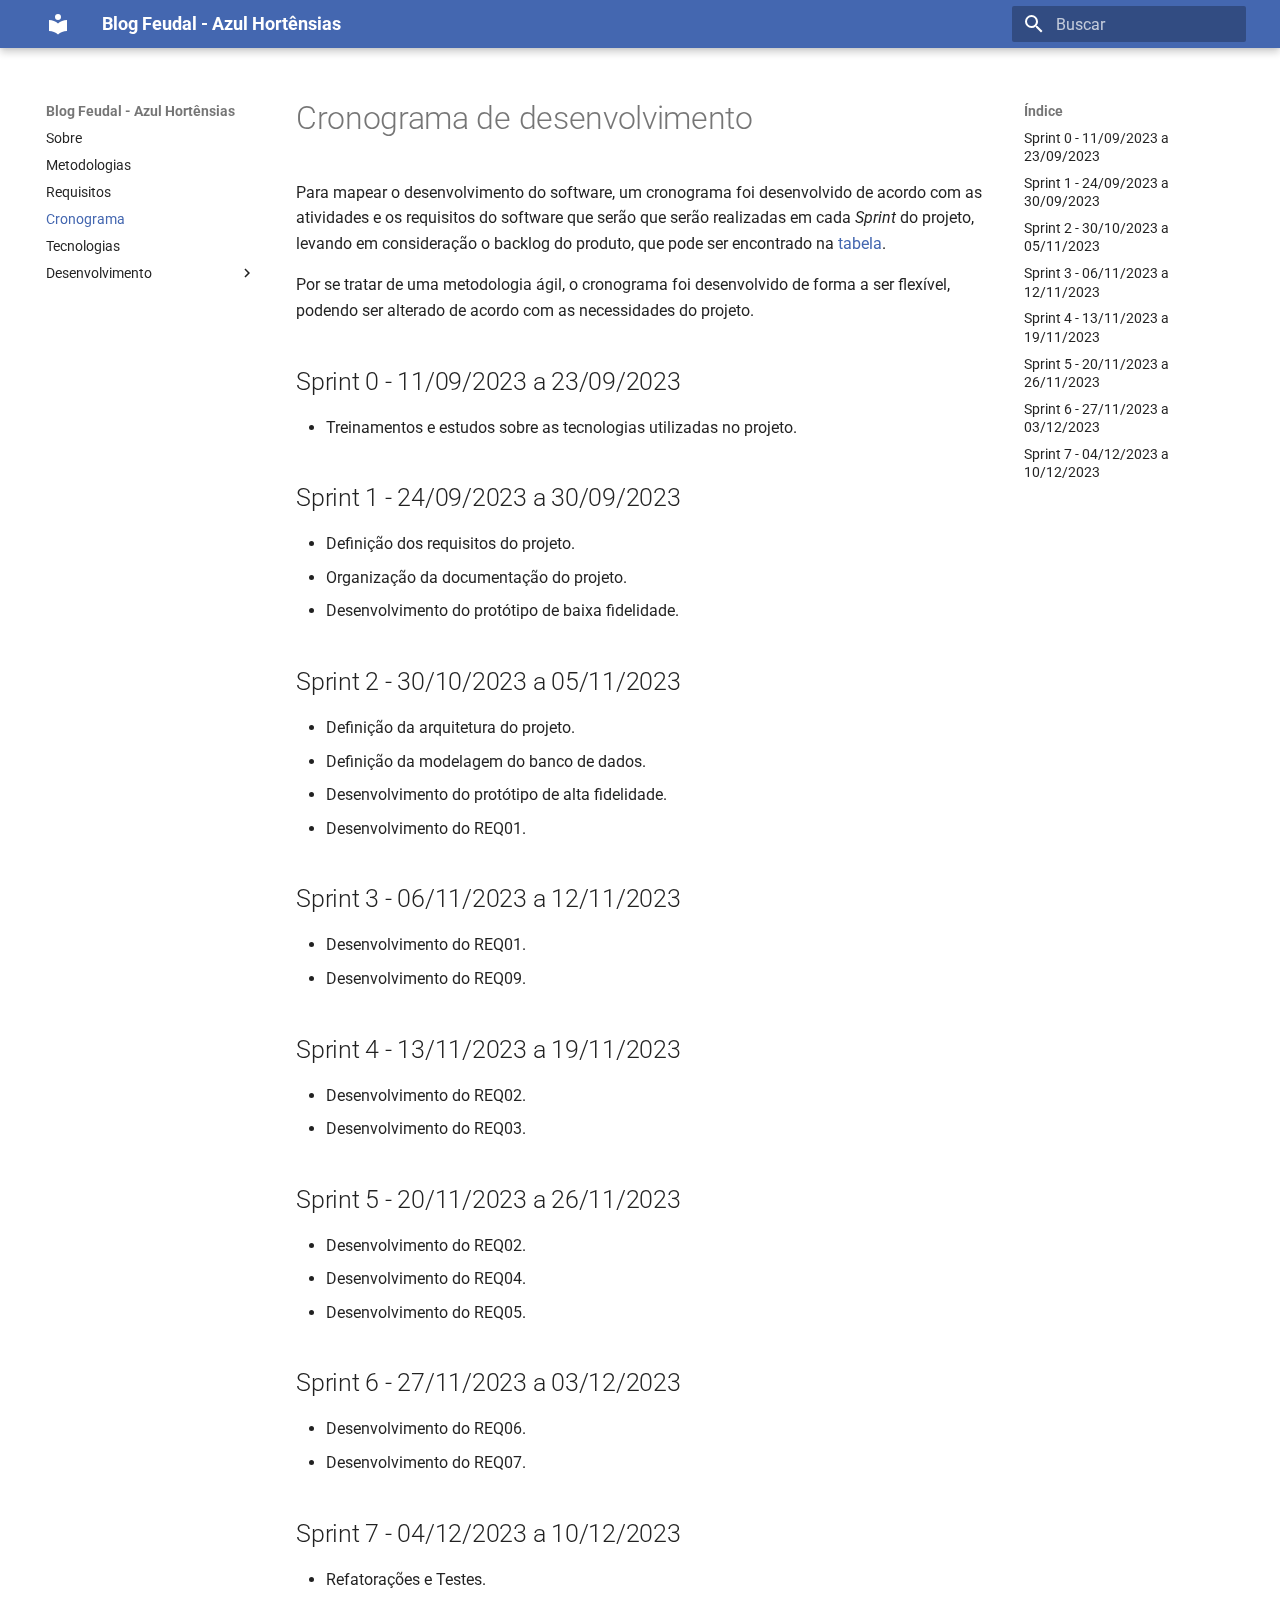
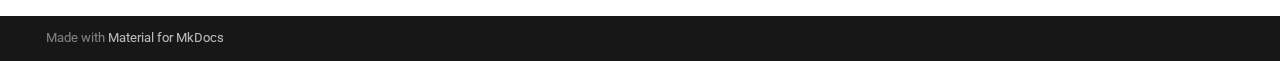
<file: schedule/index.html>
<!doctype html>
<html lang="pt" class="no-js">
  <head>
    
      <meta charset="utf-8">
      <meta name="viewport" content="width=device-width,initial-scale=1">
      
      
      
      
        <link rel="prev" href="../requirements/">
      
      
        <link rel="next" href="../technologies/">
      
      
      <link rel="icon" href="../assets/images/favicon.png">
      <meta name="generator" content="mkdocs-1.5.3, mkdocs-material-9.4.8">
    
    
      
        <title>Cronograma - Blog Feudal - Azul Hortênsias</title>
      
    
    
      <link rel="stylesheet" href="../assets/stylesheets/main.4b4a2bd9.min.css">
      
        
        <link rel="stylesheet" href="../assets/stylesheets/palette.356b1318.min.css">
      
      


    
    
      
    
    
      
        
        
        <link rel="preconnect" href="https://fonts.gstatic.com" crossorigin>
        <link rel="stylesheet" href="https://fonts.googleapis.com/css?family=Roboto:300,300i,400,400i,700,700i%7CRoboto+Mono:400,400i,700,700i&display=fallback">
        <style>:root{--md-text-font:"Roboto";--md-code-font:"Roboto Mono"}</style>
      
    
    
      <link rel="stylesheet" href="../stylesheets/extra.css">
    
    <script>__md_scope=new URL("..",location),__md_hash=e=>[...e].reduce((e,_)=>(e<<5)-e+_.charCodeAt(0),0),__md_get=(e,_=localStorage,t=__md_scope)=>JSON.parse(_.getItem(t.pathname+"."+e)),__md_set=(e,_,t=localStorage,a=__md_scope)=>{try{t.setItem(a.pathname+"."+e,JSON.stringify(_))}catch(e){}}</script>
    
      

    
    
    
  </head>
  
  
    
    
    
    
    
    <body dir="ltr" data-md-color-scheme="default" data-md-color-primary="custom" data-md-color-accent="indigo">
  
    
    
    <input class="md-toggle" data-md-toggle="drawer" type="checkbox" id="__drawer" autocomplete="off">
    <input class="md-toggle" data-md-toggle="search" type="checkbox" id="__search" autocomplete="off">
    <label class="md-overlay" for="__drawer"></label>
    <div data-md-component="skip">
      
        
        <a href="#cronograma-de-desenvolvimento" class="md-skip">
          Ir para o conteúdo
        </a>
      
    </div>
    <div data-md-component="announce">
      
    </div>
    
    
      

  

<header class="md-header md-header--shadow" data-md-component="header">
  <nav class="md-header__inner md-grid" aria-label="Cabeçalho">
    <a href=".." title="Blog Feudal - Azul Hortênsias" class="md-header__button md-logo" aria-label="Blog Feudal - Azul Hortênsias" data-md-component="logo">
      
  
  <svg xmlns="http://www.w3.org/2000/svg" viewBox="0 0 24 24"><path d="M12 8a3 3 0 0 0 3-3 3 3 0 0 0-3-3 3 3 0 0 0-3 3 3 3 0 0 0 3 3m0 3.54C9.64 9.35 6.5 8 3 8v11c3.5 0 6.64 1.35 9 3.54 2.36-2.19 5.5-3.54 9-3.54V8c-3.5 0-6.64 1.35-9 3.54Z"/></svg>

    </a>
    <label class="md-header__button md-icon" for="__drawer">
      
      <svg xmlns="http://www.w3.org/2000/svg" viewBox="0 0 24 24"><path d="M3 6h18v2H3V6m0 5h18v2H3v-2m0 5h18v2H3v-2Z"/></svg>
    </label>
    <div class="md-header__title" data-md-component="header-title">
      <div class="md-header__ellipsis">
        <div class="md-header__topic">
          <span class="md-ellipsis">
            Blog Feudal - Azul Hortênsias
          </span>
        </div>
        <div class="md-header__topic" data-md-component="header-topic">
          <span class="md-ellipsis">
            
              Cronograma
            
          </span>
        </div>
      </div>
    </div>
    
      
    
    
    
      <label class="md-header__button md-icon" for="__search">
        
        <svg xmlns="http://www.w3.org/2000/svg" viewBox="0 0 24 24"><path d="M9.5 3A6.5 6.5 0 0 1 16 9.5c0 1.61-.59 3.09-1.56 4.23l.27.27h.79l5 5-1.5 1.5-5-5v-.79l-.27-.27A6.516 6.516 0 0 1 9.5 16 6.5 6.5 0 0 1 3 9.5 6.5 6.5 0 0 1 9.5 3m0 2C7 5 5 7 5 9.5S7 14 9.5 14 14 12 14 9.5 12 5 9.5 5Z"/></svg>
      </label>
      <div class="md-search" data-md-component="search" role="dialog">
  <label class="md-search__overlay" for="__search"></label>
  <div class="md-search__inner" role="search">
    <form class="md-search__form" name="search">
      <input type="text" class="md-search__input" name="query" aria-label="Buscar" placeholder="Buscar" autocapitalize="off" autocorrect="off" autocomplete="off" spellcheck="false" data-md-component="search-query" required>
      <label class="md-search__icon md-icon" for="__search">
        
        <svg xmlns="http://www.w3.org/2000/svg" viewBox="0 0 24 24"><path d="M9.5 3A6.5 6.5 0 0 1 16 9.5c0 1.61-.59 3.09-1.56 4.23l.27.27h.79l5 5-1.5 1.5-5-5v-.79l-.27-.27A6.516 6.516 0 0 1 9.5 16 6.5 6.5 0 0 1 3 9.5 6.5 6.5 0 0 1 9.5 3m0 2C7 5 5 7 5 9.5S7 14 9.5 14 14 12 14 9.5 12 5 9.5 5Z"/></svg>
        
        <svg xmlns="http://www.w3.org/2000/svg" viewBox="0 0 24 24"><path d="M20 11v2H8l5.5 5.5-1.42 1.42L4.16 12l7.92-7.92L13.5 5.5 8 11h12Z"/></svg>
      </label>
      <nav class="md-search__options" aria-label="Pesquisar">
        
        <button type="reset" class="md-search__icon md-icon" title="Limpar" aria-label="Limpar" tabindex="-1">
          
          <svg xmlns="http://www.w3.org/2000/svg" viewBox="0 0 24 24"><path d="M19 6.41 17.59 5 12 10.59 6.41 5 5 6.41 10.59 12 5 17.59 6.41 19 12 13.41 17.59 19 19 17.59 13.41 12 19 6.41Z"/></svg>
        </button>
      </nav>
      
    </form>
    <div class="md-search__output">
      <div class="md-search__scrollwrap" data-md-scrollfix>
        <div class="md-search-result" data-md-component="search-result">
          <div class="md-search-result__meta">
            Inicializando a pesquisa
          </div>
          <ol class="md-search-result__list" role="presentation"></ol>
        </div>
      </div>
    </div>
  </div>
</div>
    
    
  </nav>
  
</header>
    
    <div class="md-container" data-md-component="container">
      
      
        
          
        
      
      <main class="md-main" data-md-component="main">
        <div class="md-main__inner md-grid">
          
            
              
              <div class="md-sidebar md-sidebar--primary" data-md-component="sidebar" data-md-type="navigation" >
                <div class="md-sidebar__scrollwrap">
                  <div class="md-sidebar__inner">
                    



<nav class="md-nav md-nav--primary" aria-label="Navegação" data-md-level="0">
  <label class="md-nav__title" for="__drawer">
    <a href=".." title="Blog Feudal - Azul Hortênsias" class="md-nav__button md-logo" aria-label="Blog Feudal - Azul Hortênsias" data-md-component="logo">
      
  
  <svg xmlns="http://www.w3.org/2000/svg" viewBox="0 0 24 24"><path d="M12 8a3 3 0 0 0 3-3 3 3 0 0 0-3-3 3 3 0 0 0-3 3 3 3 0 0 0 3 3m0 3.54C9.64 9.35 6.5 8 3 8v11c3.5 0 6.64 1.35 9 3.54 2.36-2.19 5.5-3.54 9-3.54V8c-3.5 0-6.64 1.35-9 3.54Z"/></svg>

    </a>
    Blog Feudal - Azul Hortênsias
  </label>
  
  <ul class="md-nav__list" data-md-scrollfix>
    
      
      
  
  
  
    <li class="md-nav__item">
      <a href=".." class="md-nav__link">
        
  
  <span class="md-ellipsis">
    Sobre
  </span>
  

      </a>
    </li>
  

    
      
      
  
  
  
    <li class="md-nav__item">
      <a href="../methodologies/" class="md-nav__link">
        
  
  <span class="md-ellipsis">
    Metodologias
  </span>
  

      </a>
    </li>
  

    
      
      
  
  
  
    <li class="md-nav__item">
      <a href="../requirements/" class="md-nav__link">
        
  
  <span class="md-ellipsis">
    Requisitos
  </span>
  

      </a>
    </li>
  

    
      
      
  
  
    
  
  
    <li class="md-nav__item md-nav__item--active">
      
      <input class="md-nav__toggle md-toggle" type="checkbox" id="__toc">
      
      
        
      
      
        <label class="md-nav__link md-nav__link--active" for="__toc">
          
  
  <span class="md-ellipsis">
    Cronograma
  </span>
  

          <span class="md-nav__icon md-icon"></span>
        </label>
      
      <a href="./" class="md-nav__link md-nav__link--active">
        
  
  <span class="md-ellipsis">
    Cronograma
  </span>
  

      </a>
      
        

<nav class="md-nav md-nav--secondary" aria-label="Índice">
  
  
  
    
  
  
    <label class="md-nav__title" for="__toc">
      <span class="md-nav__icon md-icon"></span>
      Índice
    </label>
    <ul class="md-nav__list" data-md-component="toc" data-md-scrollfix>
      
        <li class="md-nav__item">
  <a href="#sprint-0-11092023-a-23092023" class="md-nav__link">
    Sprint 0 - 11/09/2023 a 23/09/2023
  </a>
  
</li>
      
        <li class="md-nav__item">
  <a href="#sprint-1-24092023-a-30092023" class="md-nav__link">
    Sprint 1 - 24/09/2023 a 30/09/2023
  </a>
  
</li>
      
        <li class="md-nav__item">
  <a href="#sprint-2-30102023-a-05112023" class="md-nav__link">
    Sprint 2 - 30/10/2023 a 05/11/2023
  </a>
  
</li>
      
        <li class="md-nav__item">
  <a href="#sprint-3-06112023-a-12112023" class="md-nav__link">
    Sprint 3 - 06/11/2023 a 12/11/2023
  </a>
  
</li>
      
        <li class="md-nav__item">
  <a href="#sprint-4-13112023-a-19112023" class="md-nav__link">
    Sprint 4 - 13/11/2023 a 19/11/2023
  </a>
  
</li>
      
        <li class="md-nav__item">
  <a href="#sprint-5-20112023-a-26112023" class="md-nav__link">
    Sprint 5 - 20/11/2023 a 26/11/2023
  </a>
  
</li>
      
        <li class="md-nav__item">
  <a href="#sprint-6-27112023-a-03122023" class="md-nav__link">
    Sprint 6 - 27/11/2023 a 03/12/2023
  </a>
  
</li>
      
        <li class="md-nav__item">
  <a href="#sprint-7-04122023-a-10122023" class="md-nav__link">
    Sprint 7 - 04/12/2023 a 10/12/2023
  </a>
  
</li>
      
    </ul>
  
</nav>
      
    </li>
  

    
      
      
  
  
  
    <li class="md-nav__item">
      <a href="../technologies/" class="md-nav__link">
        
  
  <span class="md-ellipsis">
    Tecnologias
  </span>
  

      </a>
    </li>
  

    
      
      
  
  
  
    
    
    
    
    
    <li class="md-nav__item md-nav__item--nested">
      
        
        
        
        <input class="md-nav__toggle md-toggle " type="checkbox" id="__nav_6" >
        
          
          <label class="md-nav__link" for="__nav_6" id="__nav_6_label" tabindex="0">
            
  
  <span class="md-ellipsis">
    Desenvolvimento
  </span>
  

            <span class="md-nav__icon md-icon"></span>
          </label>
        
        <nav class="md-nav" data-md-level="1" aria-labelledby="__nav_6_label" aria-expanded="false">
          <label class="md-nav__title" for="__nav_6">
            <span class="md-nav__icon md-icon"></span>
            Desenvolvimento
          </label>
          <ul class="md-nav__list" data-md-scrollfix>
            
              
                
  
  
  
    <li class="md-nav__item">
      <a href="../prototyping/" class="md-nav__link">
        
  
  <span class="md-ellipsis">
    Prototipação
  </span>
  

      </a>
    </li>
  

              
            
              
                
  
  
  
    <li class="md-nav__item">
      <a href="../database/" class="md-nav__link">
        
  
  <span class="md-ellipsis">
    Banco de Dados
  </span>
  

      </a>
    </li>
  

              
            
          </ul>
        </nav>
      
    </li>
  

    
  </ul>
</nav>
                  </div>
                </div>
              </div>
            
            
              
              <div class="md-sidebar md-sidebar--secondary" data-md-component="sidebar" data-md-type="toc" >
                <div class="md-sidebar__scrollwrap">
                  <div class="md-sidebar__inner">
                    

<nav class="md-nav md-nav--secondary" aria-label="Índice">
  
  
  
    
  
  
    <label class="md-nav__title" for="__toc">
      <span class="md-nav__icon md-icon"></span>
      Índice
    </label>
    <ul class="md-nav__list" data-md-component="toc" data-md-scrollfix>
      
        <li class="md-nav__item">
  <a href="#sprint-0-11092023-a-23092023" class="md-nav__link">
    Sprint 0 - 11/09/2023 a 23/09/2023
  </a>
  
</li>
      
        <li class="md-nav__item">
  <a href="#sprint-1-24092023-a-30092023" class="md-nav__link">
    Sprint 1 - 24/09/2023 a 30/09/2023
  </a>
  
</li>
      
        <li class="md-nav__item">
  <a href="#sprint-2-30102023-a-05112023" class="md-nav__link">
    Sprint 2 - 30/10/2023 a 05/11/2023
  </a>
  
</li>
      
        <li class="md-nav__item">
  <a href="#sprint-3-06112023-a-12112023" class="md-nav__link">
    Sprint 3 - 06/11/2023 a 12/11/2023
  </a>
  
</li>
      
        <li class="md-nav__item">
  <a href="#sprint-4-13112023-a-19112023" class="md-nav__link">
    Sprint 4 - 13/11/2023 a 19/11/2023
  </a>
  
</li>
      
        <li class="md-nav__item">
  <a href="#sprint-5-20112023-a-26112023" class="md-nav__link">
    Sprint 5 - 20/11/2023 a 26/11/2023
  </a>
  
</li>
      
        <li class="md-nav__item">
  <a href="#sprint-6-27112023-a-03122023" class="md-nav__link">
    Sprint 6 - 27/11/2023 a 03/12/2023
  </a>
  
</li>
      
        <li class="md-nav__item">
  <a href="#sprint-7-04122023-a-10122023" class="md-nav__link">
    Sprint 7 - 04/12/2023 a 10/12/2023
  </a>
  
</li>
      
    </ul>
  
</nav>
                  </div>
                </div>
              </div>
            
          
          
            <div class="md-content" data-md-component="content">
              <article class="md-content__inner md-typeset">
                
                  


<h1 id="cronograma-de-desenvolvimento">Cronograma de desenvolvimento</h1>
<p>Para mapear o desenvolvimento do software, um cronograma foi desenvolvido de acordo com as atividades e os requisitos do software que serão que serão realizadas em cada <em>Sprint</em> do projeto, levando em consideração o backlog do produto, que pode ser encontrado na <a href="../requirements/#product-backlog">tabela</a>.</p>
<p>Por se tratar de uma metodologia ágil, o cronograma foi desenvolvido de forma a ser flexível, podendo ser alterado de acordo com as necessidades do projeto.</p>
<h2 id="sprint-0-11092023-a-23092023">Sprint 0 - 11/09/2023 a 23/09/2023</h2>
<ul>
<li>Treinamentos e estudos sobre as tecnologias utilizadas no projeto.</li>
</ul>
<h2 id="sprint-1-24092023-a-30092023">Sprint 1 - 24/09/2023 a 30/09/2023</h2>
<ul>
<li>Definição dos requisitos do projeto.</li>
<li>Organização da documentação do projeto.</li>
<li>Desenvolvimento do protótipo de baixa fidelidade.</li>
</ul>
<h2 id="sprint-2-30102023-a-05112023">Sprint 2 - 30/10/2023 a 05/11/2023</h2>
<ul>
<li>Definição da arquitetura do projeto.</li>
<li>Definição da modelagem do banco de dados.</li>
<li>Desenvolvimento do protótipo de alta fidelidade.</li>
<li>Desenvolvimento do REQ01.</li>
</ul>
<h2 id="sprint-3-06112023-a-12112023">Sprint 3 - 06/11/2023 a 12/11/2023</h2>
<ul>
<li>Desenvolvimento do REQ01.</li>
<li>Desenvolvimento do REQ09.</li>
</ul>
<h2 id="sprint-4-13112023-a-19112023">Sprint 4 - 13/11/2023 a 19/11/2023</h2>
<ul>
<li>Desenvolvimento do REQ02.</li>
<li>Desenvolvimento do REQ03.</li>
</ul>
<h2 id="sprint-5-20112023-a-26112023">Sprint 5 - 20/11/2023 a 26/11/2023</h2>
<ul>
<li>Desenvolvimento do REQ02.</li>
<li>Desenvolvimento do REQ04.</li>
<li>Desenvolvimento do REQ05.</li>
</ul>
<h2 id="sprint-6-27112023-a-03122023">Sprint 6 - 27/11/2023 a 03/12/2023</h2>
<ul>
<li>Desenvolvimento do REQ06.</li>
<li>Desenvolvimento do REQ07.</li>
</ul>
<h2 id="sprint-7-04122023-a-10122023">Sprint 7 - 04/12/2023 a 10/12/2023</h2>
<ul>
<li>Refatorações e Testes.</li>
</ul>





                
              </article>
            </div>
          
          
        </div>
        
      </main>
      
        <footer class="md-footer">
  
  <div class="md-footer-meta md-typeset">
    <div class="md-footer-meta__inner md-grid">
      <div class="md-copyright">
  
  
    Made with
    <a href="https://squidfunk.github.io/mkdocs-material/" target="_blank" rel="noopener">
      Material for MkDocs
    </a>
  
</div>
      
    </div>
  </div>
</footer>
      
    </div>
    <div class="md-dialog" data-md-component="dialog">
      <div class="md-dialog__inner md-typeset"></div>
    </div>
    
    
    <script id="__config" type="application/json">{"base": "..", "features": [], "search": "../assets/javascripts/workers/search.f886a092.min.js", "translations": {"clipboard.copied": "Copiado para \u00e1rea de transfer\u00eancia", "clipboard.copy": "Copiar para \u00e1rea de transfer\u00eancia", "search.result.more.one": "Mais 1 nesta p\u00e1gina", "search.result.more.other": "Mais # nesta p\u00e1gina", "search.result.none": "Nenhum resultado encontrado", "search.result.one": "1 resultado encontrado", "search.result.other": "# resultados encontrados", "search.result.placeholder": "Digite para iniciar a busca", "search.result.term.missing": "Ausente", "select.version": "Selecione a vers\u00e3o"}}</script>
    
    
      <script src="../assets/javascripts/bundle.81fa17fe.min.js"></script>
      
    
  </body>
</html>
</file>
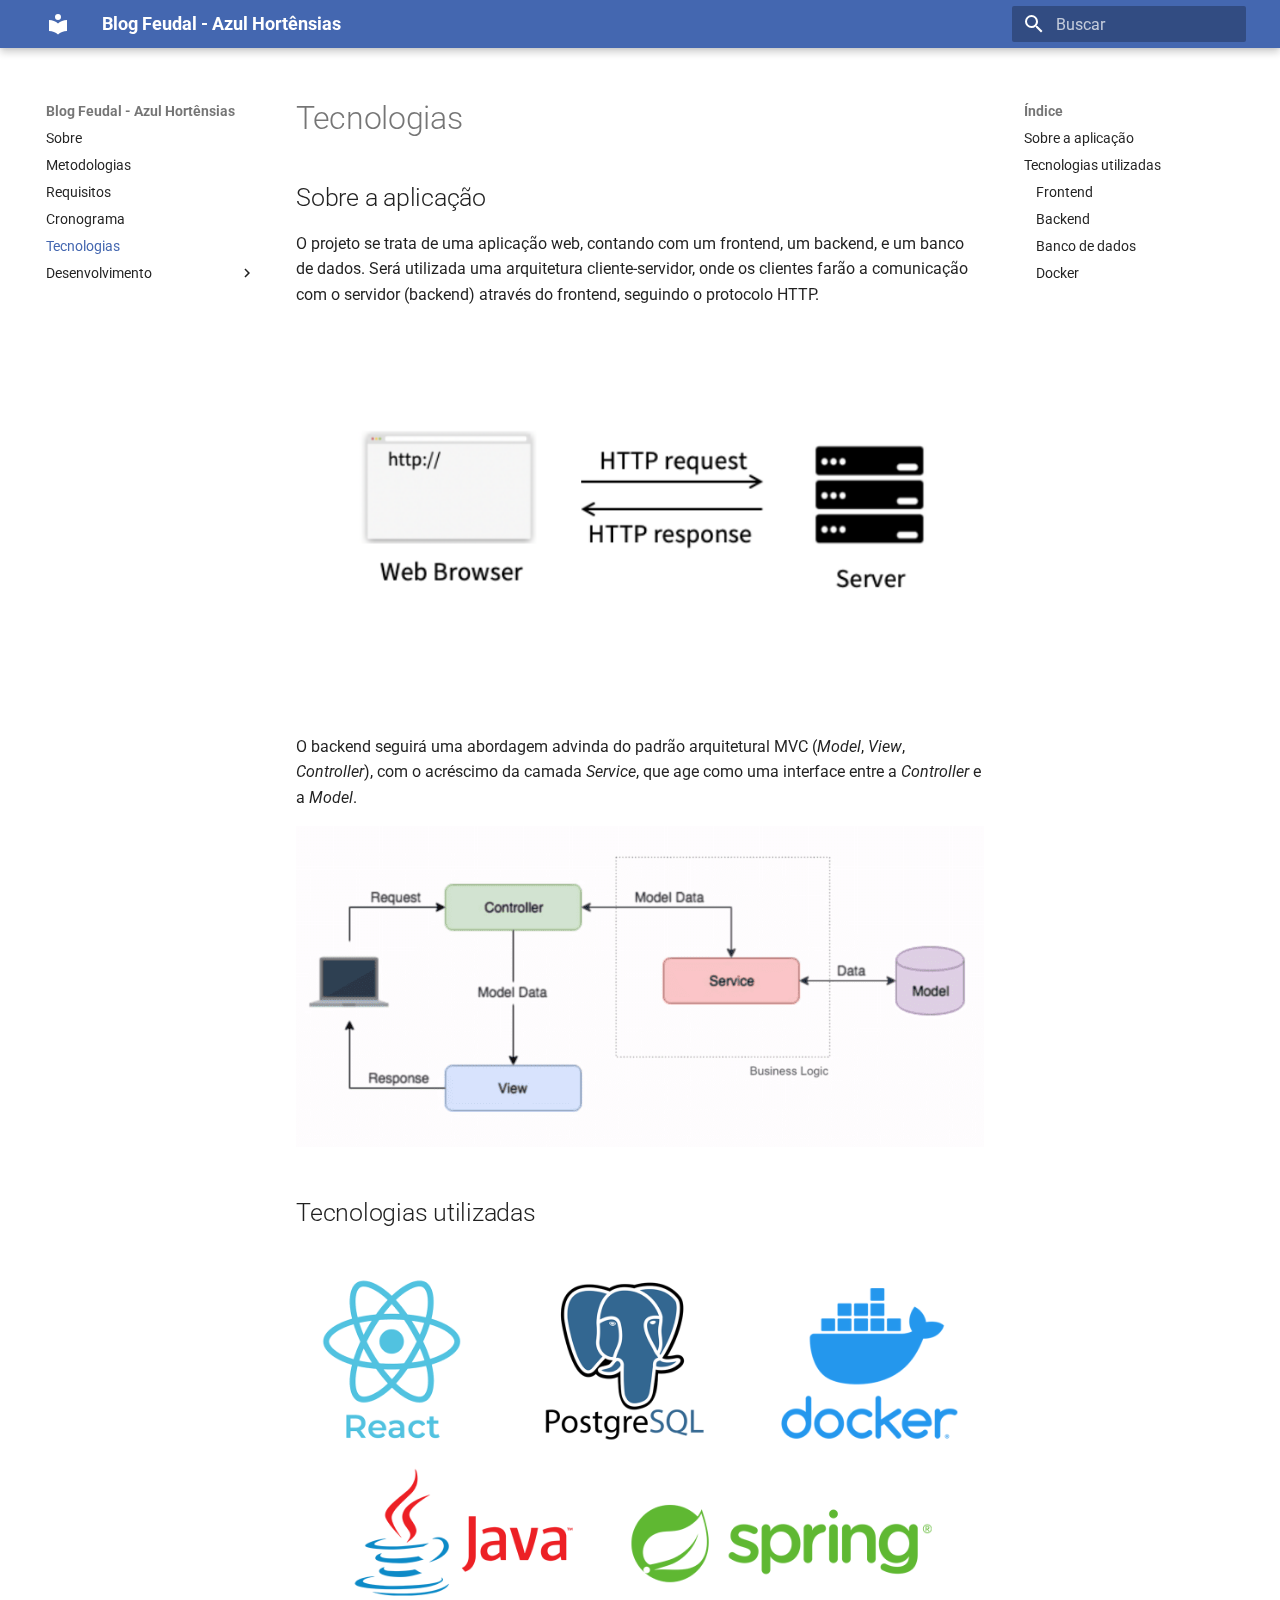
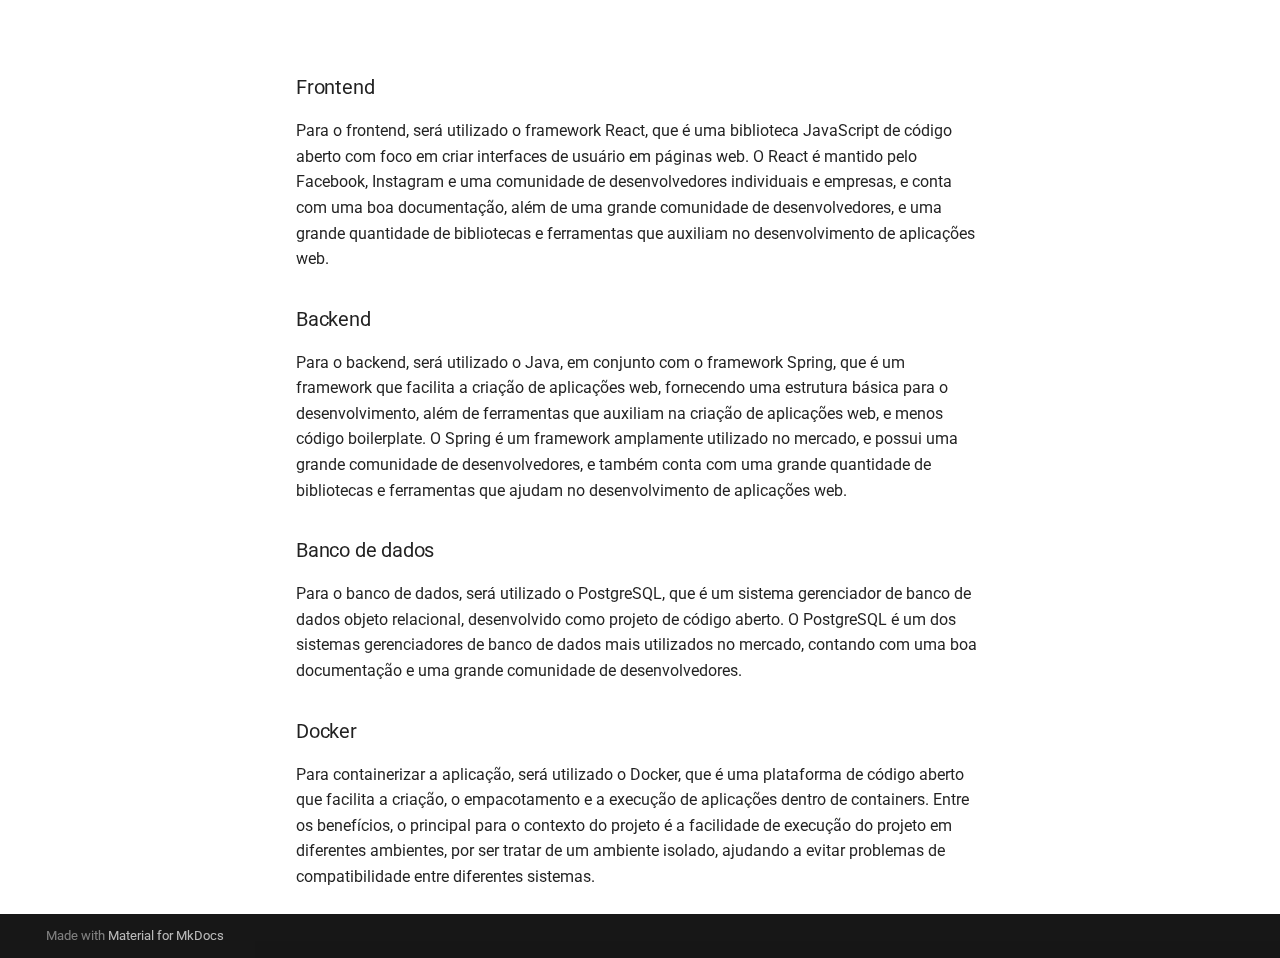
<file: technologies/index.html>
<!doctype html>
<html lang="pt" class="no-js">
  <head>
    
      <meta charset="utf-8">
      <meta name="viewport" content="width=device-width,initial-scale=1">
      
      
      
      
        <link rel="prev" href="../schedule/">
      
      
        <link rel="next" href="../prototyping/">
      
      
      <link rel="icon" href="../assets/images/favicon.png">
      <meta name="generator" content="mkdocs-1.5.3, mkdocs-material-9.4.8">
    
    
      
        <title>Tecnologias - Blog Feudal - Azul Hortênsias</title>
      
    
    
      <link rel="stylesheet" href="../assets/stylesheets/main.4b4a2bd9.min.css">
      
        
        <link rel="stylesheet" href="../assets/stylesheets/palette.356b1318.min.css">
      
      


    
    
      
    
    
      
        
        
        <link rel="preconnect" href="https://fonts.gstatic.com" crossorigin>
        <link rel="stylesheet" href="https://fonts.googleapis.com/css?family=Roboto:300,300i,400,400i,700,700i%7CRoboto+Mono:400,400i,700,700i&display=fallback">
        <style>:root{--md-text-font:"Roboto";--md-code-font:"Roboto Mono"}</style>
      
    
    
      <link rel="stylesheet" href="../stylesheets/extra.css">
    
    <script>__md_scope=new URL("..",location),__md_hash=e=>[...e].reduce((e,_)=>(e<<5)-e+_.charCodeAt(0),0),__md_get=(e,_=localStorage,t=__md_scope)=>JSON.parse(_.getItem(t.pathname+"."+e)),__md_set=(e,_,t=localStorage,a=__md_scope)=>{try{t.setItem(a.pathname+"."+e,JSON.stringify(_))}catch(e){}}</script>
    
      

    
    
    
  </head>
  
  
    
    
    
    
    
    <body dir="ltr" data-md-color-scheme="default" data-md-color-primary="custom" data-md-color-accent="indigo">
  
    
    
    <input class="md-toggle" data-md-toggle="drawer" type="checkbox" id="__drawer" autocomplete="off">
    <input class="md-toggle" data-md-toggle="search" type="checkbox" id="__search" autocomplete="off">
    <label class="md-overlay" for="__drawer"></label>
    <div data-md-component="skip">
      
        
        <a href="#tecnologias" class="md-skip">
          Ir para o conteúdo
        </a>
      
    </div>
    <div data-md-component="announce">
      
    </div>
    
    
      

  

<header class="md-header md-header--shadow" data-md-component="header">
  <nav class="md-header__inner md-grid" aria-label="Cabeçalho">
    <a href=".." title="Blog Feudal - Azul Hortênsias" class="md-header__button md-logo" aria-label="Blog Feudal - Azul Hortênsias" data-md-component="logo">
      
  
  <svg xmlns="http://www.w3.org/2000/svg" viewBox="0 0 24 24"><path d="M12 8a3 3 0 0 0 3-3 3 3 0 0 0-3-3 3 3 0 0 0-3 3 3 3 0 0 0 3 3m0 3.54C9.64 9.35 6.5 8 3 8v11c3.5 0 6.64 1.35 9 3.54 2.36-2.19 5.5-3.54 9-3.54V8c-3.5 0-6.64 1.35-9 3.54Z"/></svg>

    </a>
    <label class="md-header__button md-icon" for="__drawer">
      
      <svg xmlns="http://www.w3.org/2000/svg" viewBox="0 0 24 24"><path d="M3 6h18v2H3V6m0 5h18v2H3v-2m0 5h18v2H3v-2Z"/></svg>
    </label>
    <div class="md-header__title" data-md-component="header-title">
      <div class="md-header__ellipsis">
        <div class="md-header__topic">
          <span class="md-ellipsis">
            Blog Feudal - Azul Hortênsias
          </span>
        </div>
        <div class="md-header__topic" data-md-component="header-topic">
          <span class="md-ellipsis">
            
              Tecnologias
            
          </span>
        </div>
      </div>
    </div>
    
      
    
    
    
      <label class="md-header__button md-icon" for="__search">
        
        <svg xmlns="http://www.w3.org/2000/svg" viewBox="0 0 24 24"><path d="M9.5 3A6.5 6.5 0 0 1 16 9.5c0 1.61-.59 3.09-1.56 4.23l.27.27h.79l5 5-1.5 1.5-5-5v-.79l-.27-.27A6.516 6.516 0 0 1 9.5 16 6.5 6.5 0 0 1 3 9.5 6.5 6.5 0 0 1 9.5 3m0 2C7 5 5 7 5 9.5S7 14 9.5 14 14 12 14 9.5 12 5 9.5 5Z"/></svg>
      </label>
      <div class="md-search" data-md-component="search" role="dialog">
  <label class="md-search__overlay" for="__search"></label>
  <div class="md-search__inner" role="search">
    <form class="md-search__form" name="search">
      <input type="text" class="md-search__input" name="query" aria-label="Buscar" placeholder="Buscar" autocapitalize="off" autocorrect="off" autocomplete="off" spellcheck="false" data-md-component="search-query" required>
      <label class="md-search__icon md-icon" for="__search">
        
        <svg xmlns="http://www.w3.org/2000/svg" viewBox="0 0 24 24"><path d="M9.5 3A6.5 6.5 0 0 1 16 9.5c0 1.61-.59 3.09-1.56 4.23l.27.27h.79l5 5-1.5 1.5-5-5v-.79l-.27-.27A6.516 6.516 0 0 1 9.5 16 6.5 6.5 0 0 1 3 9.5 6.5 6.5 0 0 1 9.5 3m0 2C7 5 5 7 5 9.5S7 14 9.5 14 14 12 14 9.5 12 5 9.5 5Z"/></svg>
        
        <svg xmlns="http://www.w3.org/2000/svg" viewBox="0 0 24 24"><path d="M20 11v2H8l5.5 5.5-1.42 1.42L4.16 12l7.92-7.92L13.5 5.5 8 11h12Z"/></svg>
      </label>
      <nav class="md-search__options" aria-label="Pesquisar">
        
        <button type="reset" class="md-search__icon md-icon" title="Limpar" aria-label="Limpar" tabindex="-1">
          
          <svg xmlns="http://www.w3.org/2000/svg" viewBox="0 0 24 24"><path d="M19 6.41 17.59 5 12 10.59 6.41 5 5 6.41 10.59 12 5 17.59 6.41 19 12 13.41 17.59 19 19 17.59 13.41 12 19 6.41Z"/></svg>
        </button>
      </nav>
      
    </form>
    <div class="md-search__output">
      <div class="md-search__scrollwrap" data-md-scrollfix>
        <div class="md-search-result" data-md-component="search-result">
          <div class="md-search-result__meta">
            Inicializando a pesquisa
          </div>
          <ol class="md-search-result__list" role="presentation"></ol>
        </div>
      </div>
    </div>
  </div>
</div>
    
    
  </nav>
  
</header>
    
    <div class="md-container" data-md-component="container">
      
      
        
          
        
      
      <main class="md-main" data-md-component="main">
        <div class="md-main__inner md-grid">
          
            
              
              <div class="md-sidebar md-sidebar--primary" data-md-component="sidebar" data-md-type="navigation" >
                <div class="md-sidebar__scrollwrap">
                  <div class="md-sidebar__inner">
                    



<nav class="md-nav md-nav--primary" aria-label="Navegação" data-md-level="0">
  <label class="md-nav__title" for="__drawer">
    <a href=".." title="Blog Feudal - Azul Hortênsias" class="md-nav__button md-logo" aria-label="Blog Feudal - Azul Hortênsias" data-md-component="logo">
      
  
  <svg xmlns="http://www.w3.org/2000/svg" viewBox="0 0 24 24"><path d="M12 8a3 3 0 0 0 3-3 3 3 0 0 0-3-3 3 3 0 0 0-3 3 3 3 0 0 0 3 3m0 3.54C9.64 9.35 6.5 8 3 8v11c3.5 0 6.64 1.35 9 3.54 2.36-2.19 5.5-3.54 9-3.54V8c-3.5 0-6.64 1.35-9 3.54Z"/></svg>

    </a>
    Blog Feudal - Azul Hortênsias
  </label>
  
  <ul class="md-nav__list" data-md-scrollfix>
    
      
      
  
  
  
    <li class="md-nav__item">
      <a href=".." class="md-nav__link">
        
  
  <span class="md-ellipsis">
    Sobre
  </span>
  

      </a>
    </li>
  

    
      
      
  
  
  
    <li class="md-nav__item">
      <a href="../methodologies/" class="md-nav__link">
        
  
  <span class="md-ellipsis">
    Metodologias
  </span>
  

      </a>
    </li>
  

    
      
      
  
  
  
    <li class="md-nav__item">
      <a href="../requirements/" class="md-nav__link">
        
  
  <span class="md-ellipsis">
    Requisitos
  </span>
  

      </a>
    </li>
  

    
      
      
  
  
  
    <li class="md-nav__item">
      <a href="../schedule/" class="md-nav__link">
        
  
  <span class="md-ellipsis">
    Cronograma
  </span>
  

      </a>
    </li>
  

    
      
      
  
  
    
  
  
    <li class="md-nav__item md-nav__item--active">
      
      <input class="md-nav__toggle md-toggle" type="checkbox" id="__toc">
      
      
        
      
      
        <label class="md-nav__link md-nav__link--active" for="__toc">
          
  
  <span class="md-ellipsis">
    Tecnologias
  </span>
  

          <span class="md-nav__icon md-icon"></span>
        </label>
      
      <a href="./" class="md-nav__link md-nav__link--active">
        
  
  <span class="md-ellipsis">
    Tecnologias
  </span>
  

      </a>
      
        

<nav class="md-nav md-nav--secondary" aria-label="Índice">
  
  
  
    
  
  
    <label class="md-nav__title" for="__toc">
      <span class="md-nav__icon md-icon"></span>
      Índice
    </label>
    <ul class="md-nav__list" data-md-component="toc" data-md-scrollfix>
      
        <li class="md-nav__item">
  <a href="#sobre-a-aplicacao" class="md-nav__link">
    Sobre a aplicação
  </a>
  
</li>
      
        <li class="md-nav__item">
  <a href="#tecnologias-utilizadas" class="md-nav__link">
    Tecnologias utilizadas
  </a>
  
    <nav class="md-nav" aria-label="Tecnologias utilizadas">
      <ul class="md-nav__list">
        
          <li class="md-nav__item">
  <a href="#frontend" class="md-nav__link">
    Frontend
  </a>
  
</li>
        
          <li class="md-nav__item">
  <a href="#backend" class="md-nav__link">
    Backend
  </a>
  
</li>
        
          <li class="md-nav__item">
  <a href="#banco-de-dados" class="md-nav__link">
    Banco de dados
  </a>
  
</li>
        
          <li class="md-nav__item">
  <a href="#docker" class="md-nav__link">
    Docker
  </a>
  
</li>
        
      </ul>
    </nav>
  
</li>
      
    </ul>
  
</nav>
      
    </li>
  

    
      
      
  
  
  
    
    
    
    
    
    <li class="md-nav__item md-nav__item--nested">
      
        
        
        
        <input class="md-nav__toggle md-toggle " type="checkbox" id="__nav_6" >
        
          
          <label class="md-nav__link" for="__nav_6" id="__nav_6_label" tabindex="0">
            
  
  <span class="md-ellipsis">
    Desenvolvimento
  </span>
  

            <span class="md-nav__icon md-icon"></span>
          </label>
        
        <nav class="md-nav" data-md-level="1" aria-labelledby="__nav_6_label" aria-expanded="false">
          <label class="md-nav__title" for="__nav_6">
            <span class="md-nav__icon md-icon"></span>
            Desenvolvimento
          </label>
          <ul class="md-nav__list" data-md-scrollfix>
            
              
                
  
  
  
    <li class="md-nav__item">
      <a href="../prototyping/" class="md-nav__link">
        
  
  <span class="md-ellipsis">
    Prototipação
  </span>
  

      </a>
    </li>
  

              
            
              
                
  
  
  
    <li class="md-nav__item">
      <a href="../database/" class="md-nav__link">
        
  
  <span class="md-ellipsis">
    Banco de Dados
  </span>
  

      </a>
    </li>
  

              
            
          </ul>
        </nav>
      
    </li>
  

    
  </ul>
</nav>
                  </div>
                </div>
              </div>
            
            
              
              <div class="md-sidebar md-sidebar--secondary" data-md-component="sidebar" data-md-type="toc" >
                <div class="md-sidebar__scrollwrap">
                  <div class="md-sidebar__inner">
                    

<nav class="md-nav md-nav--secondary" aria-label="Índice">
  
  
  
    
  
  
    <label class="md-nav__title" for="__toc">
      <span class="md-nav__icon md-icon"></span>
      Índice
    </label>
    <ul class="md-nav__list" data-md-component="toc" data-md-scrollfix>
      
        <li class="md-nav__item">
  <a href="#sobre-a-aplicacao" class="md-nav__link">
    Sobre a aplicação
  </a>
  
</li>
      
        <li class="md-nav__item">
  <a href="#tecnologias-utilizadas" class="md-nav__link">
    Tecnologias utilizadas
  </a>
  
    <nav class="md-nav" aria-label="Tecnologias utilizadas">
      <ul class="md-nav__list">
        
          <li class="md-nav__item">
  <a href="#frontend" class="md-nav__link">
    Frontend
  </a>
  
</li>
        
          <li class="md-nav__item">
  <a href="#backend" class="md-nav__link">
    Backend
  </a>
  
</li>
        
          <li class="md-nav__item">
  <a href="#banco-de-dados" class="md-nav__link">
    Banco de dados
  </a>
  
</li>
        
          <li class="md-nav__item">
  <a href="#docker" class="md-nav__link">
    Docker
  </a>
  
</li>
        
      </ul>
    </nav>
  
</li>
      
    </ul>
  
</nav>
                  </div>
                </div>
              </div>
            
          
          
            <div class="md-content" data-md-component="content">
              <article class="md-content__inner md-typeset">
                
                  


<h1 id="tecnologias">Tecnologias</h1>
<h2 id="sobre-a-aplicacao">Sobre a aplicação</h2>
<p>O projeto se trata de uma aplicação web, contando com um frontend, um backend, e um banco de dados. Será utilizada uma arquitetura cliente-servidor, onde os clientes farão a comunicação com o servidor (backend) através do frontend, seguindo o protocolo HTTP.</p>
<p><img alt="client_server" src="../assets/technologies/client_server_arquitecture.png" /></p>
<p>O backend seguirá uma abordagem advinda do padrão arquitetural MVC (<em>Model</em>, <em>View</em>, <em>Controller</em>), com o acréscimo da camada <em>Service</em>, que age como uma interface entre a <em>Controller</em> e a <em>Model</em>.</p>
<p><img alt="mvcs" src="../assets/technologies/mvcs.png" /></p>
<h2 id="tecnologias-utilizadas">Tecnologias utilizadas</h2>
<p><img alt="technologies" src="../assets/technologies/technologies.png" /></p>
<h3 id="frontend">Frontend</h3>
<p>Para o frontend, será utilizado o framework React, que é uma biblioteca JavaScript de código aberto com foco em criar interfaces de usuário em páginas web. O React é mantido pelo Facebook, Instagram e uma comunidade de desenvolvedores individuais e empresas, e conta com uma boa documentação, além de uma grande comunidade de desenvolvedores, e uma grande quantidade de bibliotecas e ferramentas que auxiliam no desenvolvimento de aplicações web.</p>
<h3 id="backend">Backend</h3>
<p>Para o backend, será utilizado o Java, em conjunto com o framework Spring, que é um framework que facilita a criação de aplicações web, fornecendo uma estrutura básica para o desenvolvimento, além de ferramentas que auxiliam na criação de aplicações web, e menos código boilerplate. O Spring é um framework amplamente utilizado no mercado, e possui uma grande comunidade de desenvolvedores, e também conta com uma grande quantidade de bibliotecas e ferramentas que ajudam no desenvolvimento de aplicações web.</p>
<h3 id="banco-de-dados">Banco de dados</h3>
<p>Para o banco de dados, será utilizado o PostgreSQL, que é um sistema gerenciador de banco de dados objeto relacional, desenvolvido como projeto de código aberto. O PostgreSQL é um dos sistemas gerenciadores de banco de dados mais utilizados no mercado, contando com uma boa documentação e uma grande comunidade de desenvolvedores.</p>
<h3 id="docker">Docker</h3>
<p>Para containerizar a aplicação, será utilizado o Docker, que é uma plataforma de código aberto que facilita a criação, o empacotamento e a execução de aplicações dentro de containers. Entre os benefícios, o principal para o contexto do projeto é a facilidade de execução do projeto em diferentes ambientes, por ser tratar de um ambiente isolado, ajudando a evitar problemas de compatibilidade entre diferentes sistemas. </p>





                
              </article>
            </div>
          
          
        </div>
        
      </main>
      
        <footer class="md-footer">
  
  <div class="md-footer-meta md-typeset">
    <div class="md-footer-meta__inner md-grid">
      <div class="md-copyright">
  
  
    Made with
    <a href="https://squidfunk.github.io/mkdocs-material/" target="_blank" rel="noopener">
      Material for MkDocs
    </a>
  
</div>
      
    </div>
  </div>
</footer>
      
    </div>
    <div class="md-dialog" data-md-component="dialog">
      <div class="md-dialog__inner md-typeset"></div>
    </div>
    
    
    <script id="__config" type="application/json">{"base": "..", "features": [], "search": "../assets/javascripts/workers/search.f886a092.min.js", "translations": {"clipboard.copied": "Copiado para \u00e1rea de transfer\u00eancia", "clipboard.copy": "Copiar para \u00e1rea de transfer\u00eancia", "search.result.more.one": "Mais 1 nesta p\u00e1gina", "search.result.more.other": "Mais # nesta p\u00e1gina", "search.result.none": "Nenhum resultado encontrado", "search.result.one": "1 resultado encontrado", "search.result.other": "# resultados encontrados", "search.result.placeholder": "Digite para iniciar a busca", "search.result.term.missing": "Ausente", "select.version": "Selecione a vers\u00e3o"}}</script>
    
    
      <script src="../assets/javascripts/bundle.81fa17fe.min.js"></script>
      
    
  </body>
</html>
</file>
<file: stylesheets/extra.css>
:root {
    --md-primary-fg-color:        #4467b0;
    --md-primary-fg-color--light: #5778BD;
    --md-primary-fg-color--dark:  #1D2C4C;
  }
</file>
<file: assets/stylesheets/main.4b4a2bd9.min.css>
@charset "UTF-8";html{-webkit-text-size-adjust:none;-moz-text-size-adjust:none;text-size-adjust:none;box-sizing:border-box}*,:after,:before{box-sizing:inherit}@media (prefers-reduced-motion){*,:after,:before{transition:none!important}}body{margin:0}a,button,input,label{-webkit-tap-highlight-color:transparent}a{color:inherit;text-decoration:none}hr{border:0;box-sizing:initial;display:block;height:.05rem;overflow:visible;padding:0}small{font-size:80%}sub,sup{line-height:1em}img{border-style:none}table{border-collapse:initial;border-spacing:0}td,th{font-weight:400;vertical-align:top}button{background:#0000;border:0;font-family:inherit;font-size:inherit;margin:0;padding:0}input{border:0;outline:none}:root{--md-primary-fg-color:#4051b5;--md-primary-fg-color--light:#5d6cc0;--md-primary-fg-color--dark:#303fa1;--md-primary-bg-color:#fff;--md-primary-bg-color--light:#ffffffb3;--md-accent-fg-color:#526cfe;--md-accent-fg-color--transparent:#526cfe1a;--md-accent-bg-color:#fff;--md-accent-bg-color--light:#ffffffb3}[data-md-color-scheme=default]{color-scheme:light}[data-md-color-scheme=default] img[src$="#gh-dark-mode-only"],[data-md-color-scheme=default] img[src$="#only-dark"]{display:none}:root,[data-md-color-scheme=default]{--md-hue:225deg;--md-default-fg-color:#000000de;--md-default-fg-color--light:#0000008a;--md-default-fg-color--lighter:#00000052;--md-default-fg-color--lightest:#00000012;--md-default-bg-color:#fff;--md-default-bg-color--light:#ffffffb3;--md-default-bg-color--lighter:#ffffff4d;--md-default-bg-color--lightest:#ffffff1f;--md-code-fg-color:#36464e;--md-code-bg-color:#f5f5f5;--md-code-hl-color:#4287ff;--md-code-hl-color--light:#4287ff1a;--md-code-hl-number-color:#d52a2a;--md-code-hl-special-color:#db1457;--md-code-hl-function-color:#a846b9;--md-code-hl-constant-color:#6e59d9;--md-code-hl-keyword-color:#3f6ec6;--md-code-hl-string-color:#1c7d4d;--md-code-hl-name-color:var(--md-code-fg-color);--md-code-hl-operator-color:var(--md-default-fg-color--light);--md-code-hl-punctuation-color:var(--md-default-fg-color--light);--md-code-hl-comment-color:var(--md-default-fg-color--light);--md-code-hl-generic-color:var(--md-default-fg-color--light);--md-code-hl-variable-color:var(--md-default-fg-color--light);--md-typeset-color:var(--md-default-fg-color);--md-typeset-a-color:var(--md-primary-fg-color);--md-typeset-del-color:#f5503d26;--md-typeset-ins-color:#0bd57026;--md-typeset-kbd-color:#fafafa;--md-typeset-kbd-accent-color:#fff;--md-typeset-kbd-border-color:#b8b8b8;--md-typeset-mark-color:#ffff0080;--md-typeset-table-color:#0000001f;--md-typeset-table-color--light:rgba(0,0,0,.035);--md-admonition-fg-color:var(--md-default-fg-color);--md-admonition-bg-color:var(--md-default-bg-color);--md-warning-fg-color:#000000de;--md-warning-bg-color:#ff9;--md-footer-fg-color:#fff;--md-footer-fg-color--light:#ffffffb3;--md-footer-fg-color--lighter:#ffffff73;--md-footer-bg-color:#000000de;--md-footer-bg-color--dark:#00000052;--md-shadow-z1:0 0.2rem 0.5rem #0000000d,0 0 0.05rem #0000001a;--md-shadow-z2:0 0.2rem 0.5rem #0000001a,0 0 0.05rem #00000040;--md-shadow-z3:0 0.2rem 0.5rem #0003,0 0 0.05rem #00000059}.md-icon svg{fill:currentcolor;display:block;height:1.2rem;width:1.2rem}body{-webkit-font-smoothing:antialiased;-moz-osx-font-smoothing:grayscale;--md-text-font-family:var(--md-text-font,_),-apple-system,BlinkMacSystemFont,Helvetica,Arial,sans-serif;--md-code-font-family:var(--md-code-font,_),SFMono-Regular,Consolas,Menlo,monospace}aside,body,input{font-feature-settings:"kern","liga";color:var(--md-typeset-color);font-family:var(--md-text-font-family)}code,kbd,pre{font-feature-settings:"kern";font-family:var(--md-code-font-family)}:root{--md-typeset-table-sort-icon:url('data:image/svg+xml;charset=utf-8,<svg xmlns="http://www.w3.org/2000/svg" viewBox="0 0 24 24"><path d="m18 21-4-4h3V7h-3l4-4 4 4h-3v10h3M2 19v-2h10v2M2 13v-2h7v2M2 7V5h4v2H2Z"/></svg>');--md-typeset-table-sort-icon--asc:url('data:image/svg+xml;charset=utf-8,<svg xmlns="http://www.w3.org/2000/svg" viewBox="0 0 24 24"><path d="M19 17h3l-4 4-4-4h3V3h2M2 17h10v2H2M6 5v2H2V5m0 6h7v2H2v-2Z"/></svg>');--md-typeset-table-sort-icon--desc:url('data:image/svg+xml;charset=utf-8,<svg xmlns="http://www.w3.org/2000/svg" viewBox="0 0 24 24"><path d="M19 7h3l-4-4-4 4h3v14h2M2 17h10v2H2M6 5v2H2V5m0 6h7v2H2v-2Z"/></svg>')}.md-typeset{-webkit-print-color-adjust:exact;color-adjust:exact;font-size:.8rem;line-height:1.6}@media print{.md-typeset{font-size:.68rem}}.md-typeset blockquote,.md-typeset dl,.md-typeset figure,.md-typeset ol,.md-typeset pre,.md-typeset ul{margin-bottom:1em;margin-top:1em}.md-typeset h1{color:var(--md-default-fg-color--light);font-size:2em;line-height:1.3;margin:0 0 1.25em}.md-typeset h1,.md-typeset h2{font-weight:300;letter-spacing:-.01em}.md-typeset h2{font-size:1.5625em;line-height:1.4;margin:1.6em 0 .64em}.md-typeset h3{font-size:1.25em;font-weight:400;letter-spacing:-.01em;line-height:1.5;margin:1.6em 0 .8em}.md-typeset h2+h3{margin-top:.8em}.md-typeset h4{font-weight:700;letter-spacing:-.01em;margin:1em 0}.md-typeset h5,.md-typeset h6{color:var(--md-default-fg-color--light);font-size:.8em;font-weight:700;letter-spacing:-.01em;margin:1.25em 0}.md-typeset h5{text-transform:uppercase}.md-typeset hr{border-bottom:.05rem solid var(--md-default-fg-color--lightest);display:flow-root;margin:1.5em 0}.md-typeset a{color:var(--md-typeset-a-color);word-break:break-word}.md-typeset a,.md-typeset a:before{transition:color 125ms}.md-typeset a:focus,.md-typeset a:hover{color:var(--md-accent-fg-color)}.md-typeset a:focus code,.md-typeset a:hover code{background-color:var(--md-accent-fg-color--transparent)}.md-typeset a code{color:currentcolor;transition:background-color 125ms}.md-typeset a.focus-visible{outline-color:var(--md-accent-fg-color);outline-offset:.2rem}.md-typeset code,.md-typeset kbd,.md-typeset pre{color:var(--md-code-fg-color);direction:ltr;font-variant-ligatures:none}@media print{.md-typeset code,.md-typeset kbd,.md-typeset pre{white-space:pre-wrap}}.md-typeset code{background-color:var(--md-code-bg-color);border-radius:.1rem;-webkit-box-decoration-break:clone;box-decoration-break:clone;font-size:.85em;padding:0 .2941176471em;word-break:break-word}.md-typeset code:not(.focus-visible){-webkit-tap-highlight-color:transparent;outline:none}.md-typeset pre{display:flow-root;line-height:1.4;position:relative}.md-typeset pre>code{-webkit-box-decoration-break:slice;box-decoration-break:slice;box-shadow:none;display:block;margin:0;outline-color:var(--md-accent-fg-color);overflow:auto;padding:.7720588235em 1.1764705882em;scrollbar-color:var(--md-default-fg-color--lighter) #0000;scrollbar-width:thin;touch-action:auto;word-break:normal}.md-typeset pre>code:hover{scrollbar-color:var(--md-accent-fg-color) #0000}.md-typeset pre>code::-webkit-scrollbar{height:.2rem;width:.2rem}.md-typeset pre>code::-webkit-scrollbar-thumb{background-color:var(--md-default-fg-color--lighter)}.md-typeset pre>code::-webkit-scrollbar-thumb:hover{background-color:var(--md-accent-fg-color)}.md-typeset kbd{background-color:var(--md-typeset-kbd-color);border-radius:.1rem;box-shadow:0 .1rem 0 .05rem var(--md-typeset-kbd-border-color),0 .1rem 0 var(--md-typeset-kbd-border-color),0 -.1rem .2rem var(--md-typeset-kbd-accent-color) inset;color:var(--md-default-fg-color);display:inline-block;font-size:.75em;padding:0 .6666666667em;vertical-align:text-top;word-break:break-word}.md-typeset mark{background-color:var(--md-typeset-mark-color);-webkit-box-decoration-break:clone;box-decoration-break:clone;color:inherit;word-break:break-word}.md-typeset abbr{border-bottom:.05rem dotted var(--md-default-fg-color--light);cursor:help;text-decoration:none}@media (hover:none){.md-typeset abbr[title]:focus:after,.md-typeset abbr[title]:hover:after{background-color:var(--md-default-fg-color);border-radius:.1rem;box-shadow:var(--md-shadow-z3);color:var(--md-default-bg-color);content:attr(title);font-size:.7rem;left:.8rem;margin-top:2em;padding:.2rem .3rem;position:absolute;right:.8rem}}.md-typeset small{opacity:.75}[dir=ltr] .md-typeset sub,[dir=ltr] .md-typeset sup{margin-left:.078125em}[dir=rtl] .md-typeset sub,[dir=rtl] .md-typeset sup{margin-right:.078125em}[dir=ltr] .md-typeset blockquote{padding-left:.6rem}[dir=rtl] .md-typeset blockquote{padding-right:.6rem}[dir=ltr] .md-typeset blockquote{border-left:.2rem solid var(--md-default-fg-color--lighter)}[dir=rtl] .md-typeset blockquote{border-right:.2rem solid var(--md-default-fg-color--lighter)}.md-typeset blockquote{color:var(--md-default-fg-color--light);margin-left:0;margin-right:0}.md-typeset ul{list-style-type:disc}[dir=ltr] .md-typeset ol,[dir=ltr] .md-typeset ul{margin-left:.625em}[dir=rtl] .md-typeset ol,[dir=rtl] .md-typeset ul{margin-right:.625em}.md-typeset ol,.md-typeset ul{padding:0}.md-typeset ol:not([hidden]),.md-typeset ul:not([hidden]){display:flow-root}.md-typeset ol ol,.md-typeset ul ol{list-style-type:lower-alpha}.md-typeset ol ol ol,.md-typeset ul ol ol{list-style-type:lower-roman}[dir=ltr] .md-typeset ol li,[dir=ltr] .md-typeset ul li{margin-left:1.25em}[dir=rtl] .md-typeset ol li,[dir=rtl] .md-typeset ul li{margin-right:1.25em}.md-typeset ol li,.md-typeset ul li{margin-bottom:.5em}.md-typeset ol li blockquote,.md-typeset ol li p,.md-typeset ul li blockquote,.md-typeset ul li p{margin:.5em 0}.md-typeset ol li:last-child,.md-typeset ul li:last-child{margin-bottom:0}[dir=ltr] .md-typeset ol li ol,[dir=ltr] .md-typeset ol li ul,[dir=ltr] .md-typeset ul li ol,[dir=ltr] .md-typeset ul li ul{margin-left:.625em}[dir=rtl] .md-typeset ol li ol,[dir=rtl] .md-typeset ol li ul,[dir=rtl] .md-typeset ul li ol,[dir=rtl] .md-typeset ul li ul{margin-right:.625em}.md-typeset ol li ol,.md-typeset ol li ul,.md-typeset ul li ol,.md-typeset ul li ul{margin-bottom:.5em;margin-top:.5em}[dir=ltr] .md-typeset dd{margin-left:1.875em}[dir=rtl] .md-typeset dd{margin-right:1.875em}.md-typeset dd{margin-bottom:1.5em;margin-top:1em}.md-typeset img,.md-typeset svg,.md-typeset video{height:auto;max-width:100%}.md-typeset img[align=left]{margin:1em 1em 1em 0}.md-typeset img[align=right]{margin:1em 0 1em 1em}.md-typeset img[align]:only-child{margin-top:0}.md-typeset figure{display:flow-root;margin:1em auto;max-width:100%;text-align:center;width:-webkit-fit-content;width:-moz-fit-content;width:fit-content}.md-typeset figure img{display:block}.md-typeset figcaption{font-style:italic;margin:1em auto;max-width:24rem}.md-typeset iframe{max-width:100%}.md-typeset table:not([class]){background-color:var(--md-default-bg-color);border:.05rem solid var(--md-typeset-table-color);border-radius:.1rem;display:inline-block;font-size:.64rem;max-width:100%;overflow:auto;touch-action:auto}@media print{.md-typeset table:not([class]){display:table}}.md-typeset table:not([class])+*{margin-top:1.5em}.md-typeset table:not([class]) td>:first-child,.md-typeset table:not([class]) th>:first-child{margin-top:0}.md-typeset table:not([class]) td>:last-child,.md-typeset table:not([class]) th>:last-child{margin-bottom:0}.md-typeset table:not([class]) td:not([align]),.md-typeset table:not([class]) th:not([align]){text-align:left}[dir=rtl] .md-typeset table:not([class]) td:not([align]),[dir=rtl] .md-typeset table:not([class]) th:not([align]){text-align:right}.md-typeset table:not([class]) th{font-weight:700;min-width:5rem;padding:.9375em 1.25em;vertical-align:top}.md-typeset table:not([class]) td{border-top:.05rem solid var(--md-typeset-table-color);padding:.9375em 1.25em;vertical-align:top}.md-typeset table:not([class]) tbody tr{transition:background-color 125ms}.md-typeset table:not([class]) tbody tr:hover{background-color:var(--md-typeset-table-color--light);box-shadow:0 .05rem 0 var(--md-default-bg-color) inset}.md-typeset table:not([class]) a{word-break:normal}.md-typeset table th[role=columnheader]{cursor:pointer}[dir=ltr] .md-typeset table th[role=columnheader]:after{margin-left:.5em}[dir=rtl] .md-typeset table th[role=columnheader]:after{margin-right:.5em}.md-typeset table th[role=columnheader]:after{content:"";display:inline-block;height:1.2em;-webkit-mask-image:var(--md-typeset-table-sort-icon);mask-image:var(--md-typeset-table-sort-icon);-webkit-mask-repeat:no-repeat;mask-repeat:no-repeat;-webkit-mask-size:contain;mask-size:contain;transition:background-color 125ms;vertical-align:text-bottom;width:1.2em}.md-typeset table th[role=columnheader]:hover:after{background-color:var(--md-default-fg-color--lighter)}.md-typeset table th[role=columnheader][aria-sort=ascending]:after{background-color:var(--md-default-fg-color--light);-webkit-mask-image:var(--md-typeset-table-sort-icon--asc);mask-image:var(--md-typeset-table-sort-icon--asc)}.md-typeset table th[role=columnheader][aria-sort=descending]:after{background-color:var(--md-default-fg-color--light);-webkit-mask-image:var(--md-typeset-table-sort-icon--desc);mask-image:var(--md-typeset-table-sort-icon--desc)}.md-typeset__scrollwrap{margin:1em -.8rem;overflow-x:auto;touch-action:auto}.md-typeset__table{display:inline-block;margin-bottom:.5em;padding:0 .8rem}@media print{.md-typeset__table{display:block}}html .md-typeset__table table{display:table;margin:0;overflow:hidden;width:100%}@media screen and (max-width:44.984375em){.md-content__inner>pre{margin:1em -.8rem}.md-content__inner>pre code{border-radius:0}}.md-typeset .md-author{display:block;flex-shrink:0;height:1.6rem;overflow:hidden;position:relative;transition:color 125ms,transform 125ms;width:1.6rem}.md-typeset .md-author img{border-radius:100%;display:block}.md-typeset .md-author--more{background:var(--md-default-fg-color--lightest);color:var(--md-default-fg-color--lighter);font-size:.6rem;font-weight:700;line-height:1.6rem;text-align:center}.md-typeset .md-author--long{height:2.4rem;width:2.4rem}.md-typeset a.md-author{transform:scale(1)}.md-typeset a.md-author img{filter:grayscale(100%) opacity(75%);transition:filter 125ms}.md-typeset a.md-author:focus,.md-typeset a.md-author:hover{transform:scale(1.1);z-index:1}.md-typeset a.md-author:focus img,.md-typeset a.md-author:hover img{filter:grayscale(0)}.md-banner{background-color:var(--md-footer-bg-color);color:var(--md-footer-fg-color);overflow:auto}@media print{.md-banner{display:none}}.md-banner--warning{background-color:var(--md-warning-bg-color);color:var(--md-warning-fg-color)}.md-banner__inner{font-size:.7rem;margin:.6rem auto;padding:0 .8rem}[dir=ltr] .md-banner__button{float:right}[dir=rtl] .md-banner__button{float:left}.md-banner__button{color:inherit;cursor:pointer;transition:opacity .25s}.no-js .md-banner__button{display:none}.md-banner__button:hover{opacity:.7}html{font-size:125%;height:100%;overflow-x:hidden}@media screen and (min-width:100em){html{font-size:137.5%}}@media screen and (min-width:125em){html{font-size:150%}}body{background-color:var(--md-default-bg-color);display:flex;flex-direction:column;font-size:.5rem;min-height:100%;position:relative;width:100%}@media print{body{display:block}}@media screen and (max-width:59.984375em){body[data-md-scrolllock]{position:fixed}}.md-grid{margin-left:auto;margin-right:auto;max-width:61rem}.md-container{display:flex;flex-direction:column;flex-grow:1}@media print{.md-container{display:block}}.md-main{flex-grow:1}.md-main__inner{display:flex;height:100%;margin-top:1.5rem}.md-ellipsis{overflow:hidden;text-overflow:ellipsis}.md-toggle{display:none}.md-option{height:0;opacity:0;position:absolute;width:0}.md-option:checked+label:not([hidden]){display:block}.md-option.focus-visible+label{outline-color:var(--md-accent-fg-color);outline-style:auto}.md-skip{background-color:var(--md-default-fg-color);border-radius:.1rem;color:var(--md-default-bg-color);font-size:.64rem;margin:.5rem;opacity:0;outline-color:var(--md-accent-fg-color);padding:.3rem .5rem;position:fixed;transform:translateY(.4rem);z-index:-1}.md-skip:focus{opacity:1;transform:translateY(0);transition:transform .25s cubic-bezier(.4,0,.2,1),opacity 175ms 75ms;z-index:10}@page{margin:25mm}:root{--md-clipboard-icon:url('data:image/svg+xml;charset=utf-8,<svg xmlns="http://www.w3.org/2000/svg" viewBox="0 0 24 24"><path d="M19 21H8V7h11m0-2H8a2 2 0 0 0-2 2v14a2 2 0 0 0 2 2h11a2 2 0 0 0 2-2V7a2 2 0 0 0-2-2m-3-4H4a2 2 0 0 0-2 2v14h2V3h12V1Z"/></svg>')}.md-clipboard{border-radius:.1rem;color:var(--md-default-fg-color--lightest);cursor:pointer;height:1.5em;outline-color:var(--md-accent-fg-color);outline-offset:.1rem;position:absolute;right:.5em;top:.5em;transition:color .25s;width:1.5em;z-index:1}@media print{.md-clipboard{display:none}}.md-clipboard:not(.focus-visible){-webkit-tap-highlight-color:transparent;outline:none}:hover>.md-clipboard{color:var(--md-default-fg-color--light)}.md-clipboard:focus,.md-clipboard:hover{color:var(--md-accent-fg-color)}.md-clipboard:after{background-color:currentcolor;content:"";display:block;height:1.125em;margin:0 auto;-webkit-mask-image:var(--md-clipboard-icon);mask-image:var(--md-clipboard-icon);-webkit-mask-position:center;mask-position:center;-webkit-mask-repeat:no-repeat;mask-repeat:no-repeat;-webkit-mask-size:contain;mask-size:contain;width:1.125em}.md-clipboard--inline{cursor:pointer}.md-clipboard--inline code{transition:color .25s,background-color .25s}.md-clipboard--inline:focus code,.md-clipboard--inline:hover code{background-color:var(--md-accent-fg-color--transparent);color:var(--md-accent-fg-color)}@keyframes consent{0%{opacity:0;transform:translateY(100%)}to{opacity:1;transform:translateY(0)}}@keyframes overlay{0%{opacity:0}to{opacity:1}}.md-consent__overlay{animation:overlay .25s both;-webkit-backdrop-filter:blur(.1rem);backdrop-filter:blur(.1rem);background-color:#0000008a;height:100%;opacity:1;position:fixed;top:0;width:100%;z-index:5}.md-consent__inner{animation:consent .5s cubic-bezier(.1,.7,.1,1) both;background-color:var(--md-default-bg-color);border:0;border-radius:.1rem;bottom:0;box-shadow:0 0 .2rem #0000001a,0 .2rem .4rem #0003;max-height:100%;overflow:auto;padding:0;position:fixed;width:100%;z-index:5}.md-consent__form{padding:.8rem}.md-consent__settings{display:none;margin:1em 0}input:checked+.md-consent__settings{display:block}.md-consent__controls{margin-bottom:.8rem}.md-typeset .md-consent__controls .md-button{display:inline}@media screen and (max-width:44.984375em){.md-typeset .md-consent__controls .md-button{display:block;margin-top:.4rem;text-align:center;width:100%}}.md-consent label{cursor:pointer}.md-content{flex-grow:1;min-width:0}.md-content__inner{margin:0 .8rem 1.2rem;padding-top:.6rem}@media screen and (min-width:76.25em){[dir=ltr] .md-sidebar--primary:not([hidden])~.md-content>.md-content__inner{margin-left:1.2rem}[dir=ltr] .md-sidebar--secondary:not([hidden])~.md-content>.md-content__inner,[dir=rtl] .md-sidebar--primary:not([hidden])~.md-content>.md-content__inner{margin-right:1.2rem}[dir=rtl] .md-sidebar--secondary:not([hidden])~.md-content>.md-content__inner{margin-left:1.2rem}}.md-content__inner:before{content:"";display:block;height:.4rem}.md-content__inner>:last-child{margin-bottom:0}[dir=ltr] .md-content__button{float:right}[dir=rtl] .md-content__button{float:left}[dir=ltr] .md-content__button{margin-left:.4rem}[dir=rtl] .md-content__button{margin-right:.4rem}.md-content__button{margin:.4rem 0;padding:0}@media print{.md-content__button{display:none}}.md-typeset .md-content__button{color:var(--md-default-fg-color--lighter)}.md-content__button svg{display:inline;vertical-align:top}[dir=rtl] .md-content__button svg{transform:scaleX(-1)}[dir=ltr] .md-dialog{right:.8rem}[dir=rtl] .md-dialog{left:.8rem}.md-dialog{background-color:var(--md-default-fg-color);border-radius:.1rem;bottom:.8rem;box-shadow:var(--md-shadow-z3);min-width:11.1rem;opacity:0;padding:.4rem .6rem;pointer-events:none;position:fixed;transform:translateY(100%);transition:transform 0ms .4s,opacity .4s;z-index:4}@media print{.md-dialog{display:none}}.md-dialog--active{opacity:1;pointer-events:auto;transform:translateY(0);transition:transform .4s cubic-bezier(.075,.85,.175,1),opacity .4s}.md-dialog__inner{color:var(--md-default-bg-color);font-size:.7rem}.md-feedback{margin:2em 0 1em;text-align:center}.md-feedback fieldset{border:none;margin:0;padding:0}.md-feedback__title{font-weight:700;margin:1em auto}.md-feedback__inner{position:relative}.md-feedback__list{display:flex;flex-wrap:wrap;place-content:baseline center;position:relative}.md-feedback__list:hover .md-icon:not(:disabled){color:var(--md-default-fg-color--lighter)}:disabled .md-feedback__list{min-height:1.8rem}.md-feedback__icon{color:var(--md-default-fg-color--light);cursor:pointer;flex-shrink:0;margin:0 .1rem;transition:color 125ms}.md-feedback__icon:not(:disabled).md-icon:hover{color:var(--md-accent-fg-color)}.md-feedback__icon:disabled{color:var(--md-default-fg-color--lightest);pointer-events:none}.md-feedback__note{opacity:0;position:relative;transform:translateY(.4rem);transition:transform .4s cubic-bezier(.1,.7,.1,1),opacity .15s}.md-feedback__note>*{margin:0 auto;max-width:16rem}:disabled .md-feedback__note{opacity:1;transform:translateY(0)}.md-footer{background-color:var(--md-footer-bg-color);color:var(--md-footer-fg-color)}@media print{.md-footer{display:none}}.md-footer__inner{justify-content:space-between;overflow:auto;padding:.2rem}.md-footer__inner:not([hidden]){display:flex}.md-footer__link{align-items:end;display:flex;flex-grow:0.01;margin-bottom:.4rem;margin-top:1rem;max-width:100%;outline-color:var(--md-accent-fg-color);overflow:hidden;transition:opacity .25s}.md-footer__link:focus,.md-footer__link:hover{opacity:.7}[dir=rtl] .md-footer__link svg{transform:scaleX(-1)}@media screen and (max-width:44.984375em){.md-footer__link--prev{flex-shrink:0}.md-footer__link--prev .md-footer__title{display:none}}[dir=ltr] .md-footer__link--next{margin-left:auto}[dir=rtl] .md-footer__link--next{margin-right:auto}.md-footer__link--next{text-align:right}[dir=rtl] .md-footer__link--next{text-align:left}.md-footer__title{flex-grow:1;font-size:.9rem;margin-bottom:.7rem;max-width:calc(100% - 2.4rem);padding:0 1rem;white-space:nowrap}.md-footer__button{margin:.2rem;padding:.4rem}.md-footer__direction{font-size:.64rem;opacity:.7}.md-footer-meta{background-color:var(--md-footer-bg-color--dark)}.md-footer-meta__inner{display:flex;flex-wrap:wrap;justify-content:space-between;padding:.2rem}html .md-footer-meta.md-typeset a{color:var(--md-footer-fg-color--light)}html .md-footer-meta.md-typeset a:focus,html .md-footer-meta.md-typeset a:hover{color:var(--md-footer-fg-color)}.md-copyright{color:var(--md-footer-fg-color--lighter);font-size:.64rem;margin:auto .6rem;padding:.4rem 0;width:100%}@media screen and (min-width:45em){.md-copyright{width:auto}}.md-copyright__highlight{color:var(--md-footer-fg-color--light)}.md-social{display:inline-flex;gap:.2rem;margin:0 .4rem;padding:.2rem 0 .6rem}@media screen and (min-width:45em){.md-social{padding:.6rem 0}}.md-social__link{display:inline-block;height:1.6rem;text-align:center;width:1.6rem}.md-social__link:before{line-height:1.9}.md-social__link svg{fill:currentcolor;max-height:.8rem;vertical-align:-25%}.md-typeset .md-button{border:.1rem solid;border-radius:.1rem;color:var(--md-primary-fg-color);cursor:pointer;display:inline-block;font-weight:700;padding:.625em 2em;transition:color 125ms,background-color 125ms,border-color 125ms}.md-typeset .md-button--primary{background-color:var(--md-primary-fg-color);border-color:var(--md-primary-fg-color);color:var(--md-primary-bg-color)}.md-typeset .md-button:focus,.md-typeset .md-button:hover{background-color:var(--md-accent-fg-color);border-color:var(--md-accent-fg-color);color:var(--md-accent-bg-color)}[dir=ltr] .md-typeset .md-input{border-top-left-radius:.1rem}[dir=ltr] .md-typeset .md-input,[dir=rtl] .md-typeset .md-input{border-top-right-radius:.1rem}[dir=rtl] .md-typeset .md-input{border-top-left-radius:.1rem}.md-typeset .md-input{border-bottom:.1rem solid var(--md-default-fg-color--lighter);box-shadow:var(--md-shadow-z1);font-size:.8rem;height:1.8rem;padding:0 .6rem;transition:border .25s,box-shadow .25s}.md-typeset .md-input:focus,.md-typeset .md-input:hover{border-bottom-color:var(--md-accent-fg-color);box-shadow:var(--md-shadow-z2)}.md-typeset .md-input--stretch{width:100%}.md-header{background-color:var(--md-primary-fg-color);box-shadow:0 0 .2rem #0000,0 .2rem .4rem #0000;color:var(--md-primary-bg-color);display:block;left:0;position:sticky;right:0;top:0;z-index:4}@media print{.md-header{display:none}}.md-header[hidden]{transform:translateY(-100%);transition:transform .25s cubic-bezier(.8,0,.6,1),box-shadow .25s}.md-header--shadow{box-shadow:0 0 .2rem #0000001a,0 .2rem .4rem #0003;transition:transform .25s cubic-bezier(.1,.7,.1,1),box-shadow .25s}.md-header__inner{align-items:center;display:flex;padding:0 .2rem}.md-header__button{color:currentcolor;cursor:pointer;margin:.2rem;outline-color:var(--md-accent-fg-color);padding:.4rem;position:relative;transition:opacity .25s;vertical-align:middle;z-index:1}.md-header__button:hover{opacity:.7}.md-header__button:not([hidden]){display:inline-block}.md-header__button:not(.focus-visible){-webkit-tap-highlight-color:transparent;outline:none}.md-header__button.md-logo{margin:.2rem;padding:.4rem}@media screen and (max-width:76.234375em){.md-header__button.md-logo{display:none}}.md-header__button.md-logo img,.md-header__button.md-logo svg{fill:currentcolor;display:block;height:1.2rem;width:auto}@media screen and (min-width:60em){.md-header__button[for=__search]{display:none}}.no-js .md-header__button[for=__search]{display:none}[dir=rtl] .md-header__button[for=__search] svg{transform:scaleX(-1)}@media screen and (min-width:76.25em){.md-header__button[for=__drawer]{display:none}}.md-header__topic{display:flex;max-width:100%;position:absolute;transition:transform .4s cubic-bezier(.1,.7,.1,1),opacity .15s;white-space:nowrap}.md-header__topic+.md-header__topic{opacity:0;pointer-events:none;transform:translateX(1.25rem);transition:transform .4s cubic-bezier(1,.7,.1,.1),opacity .15s;z-index:-1}[dir=rtl] .md-header__topic+.md-header__topic{transform:translateX(-1.25rem)}.md-header__topic:first-child{font-weight:700}[dir=ltr] .md-header__title{margin-left:1rem;margin-right:.4rem}[dir=rtl] .md-header__title{margin-left:.4rem;margin-right:1rem}.md-header__title{flex-grow:1;font-size:.9rem;height:2.4rem;line-height:2.4rem}.md-header__title--active .md-header__topic{opacity:0;pointer-events:none;transform:translateX(-1.25rem);transition:transform .4s cubic-bezier(1,.7,.1,.1),opacity .15s;z-index:-1}[dir=rtl] .md-header__title--active .md-header__topic{transform:translateX(1.25rem)}.md-header__title--active .md-header__topic+.md-header__topic{opacity:1;pointer-events:auto;transform:translateX(0);transition:transform .4s cubic-bezier(.1,.7,.1,1),opacity .15s;z-index:0}.md-header__title>.md-header__ellipsis{height:100%;position:relative;width:100%}.md-header__option{display:flex;flex-shrink:0;max-width:100%;transition:max-width 0ms .25s,opacity .25s .25s;white-space:nowrap}[data-md-toggle=search]:checked~.md-header .md-header__option{max-width:0;opacity:0;transition:max-width 0ms,opacity 0ms}.md-header__option>input{bottom:0}.md-header__source{display:none}@media screen and (min-width:60em){[dir=ltr] .md-header__source{margin-left:1rem}[dir=rtl] .md-header__source{margin-right:1rem}.md-header__source{display:block;max-width:11.7rem;width:11.7rem}}@media screen and (min-width:76.25em){[dir=ltr] .md-header__source{margin-left:1.4rem}[dir=rtl] .md-header__source{margin-right:1.4rem}}.md-meta{color:var(--md-default-fg-color--light);font-size:.7rem;line-height:1.3}.md-meta__list{display:inline-flex;flex-wrap:wrap;list-style:none;margin:0;padding:0}.md-meta__item:not(:last-child):after{content:"·";margin-left:.2rem;margin-right:.2rem}.md-meta__link{color:var(--md-typeset-a-color)}.md-meta__link:focus,.md-meta__link:hover{color:var(--md-accent-fg-color)}.md-draft{background-color:#ff1744;border-radius:.125em;color:#fff;display:inline-block;font-weight:700;padding-left:.5714285714em;padding-right:.5714285714em}:root{--md-nav-icon--prev:url('data:image/svg+xml;charset=utf-8,<svg xmlns="http://www.w3.org/2000/svg" viewBox="0 0 24 24"><path d="M20 11v2H8l5.5 5.5-1.42 1.42L4.16 12l7.92-7.92L13.5 5.5 8 11h12Z"/></svg>');--md-nav-icon--next:url('data:image/svg+xml;charset=utf-8,<svg xmlns="http://www.w3.org/2000/svg" viewBox="0 0 24 24"><path d="M8.59 16.58 13.17 12 8.59 7.41 10 6l6 6-6 6-1.41-1.42Z"/></svg>');--md-toc-icon:url('data:image/svg+xml;charset=utf-8,<svg xmlns="http://www.w3.org/2000/svg" viewBox="0 0 24 24"><path d="M3 9h14V7H3v2m0 4h14v-2H3v2m0 4h14v-2H3v2m16 0h2v-2h-2v2m0-10v2h2V7h-2m0 6h2v-2h-2v2Z"/></svg>')}.md-nav{font-size:.7rem;line-height:1.3}.md-nav__title{color:var(--md-default-fg-color--light);display:block;font-weight:700;overflow:hidden;padding:0 .6rem;text-overflow:ellipsis}.md-nav__title .md-nav__button{display:none}.md-nav__title .md-nav__button img{height:100%;width:auto}.md-nav__title .md-nav__button.md-logo img,.md-nav__title .md-nav__button.md-logo svg{fill:currentcolor;display:block;height:2.4rem;max-width:100%;object-fit:contain;width:auto}.md-nav__list{list-style:none;margin:0;padding:0}.md-nav__link{align-items:flex-start;display:flex;gap:.4rem;margin-top:.625em;scroll-snap-align:start;transition:color 125ms}.md-nav__link--passed{color:var(--md-default-fg-color--light)}.md-nav__item .md-nav__link--active,.md-nav__item .md-nav__link--active code{color:var(--md-typeset-a-color)}.md-nav__link .md-ellipsis{position:relative}[dir=ltr] .md-nav__link .md-icon:last-child{margin-left:auto}[dir=rtl] .md-nav__link .md-icon:last-child{margin-right:auto}.md-nav__link svg{fill:currentcolor;flex-shrink:0;height:1.3em}.md-nav__link[for]:focus,.md-nav__link[for]:hover,.md-nav__link[href]:focus,.md-nav__link[href]:hover{color:var(--md-accent-fg-color);cursor:pointer}.md-nav__link.focus-visible{outline-color:var(--md-accent-fg-color);outline-offset:.2rem}.md-nav--primary .md-nav__link[for=__toc]{display:none}.md-nav--primary .md-nav__link[for=__toc] .md-icon:after{background-color:currentcolor;display:block;height:100%;-webkit-mask-image:var(--md-toc-icon);mask-image:var(--md-toc-icon);width:100%}.md-nav--primary .md-nav__link[for=__toc]~.md-nav{display:none}.md-nav__container>.md-nav__link{margin-top:0}.md-nav__container>.md-nav__link:first-child{flex-grow:1;min-width:0}.md-nav__icon{flex-shrink:0}.md-nav__source{display:none}@media screen and (max-width:76.234375em){.md-nav--primary,.md-nav--primary .md-nav{background-color:var(--md-default-bg-color);display:flex;flex-direction:column;height:100%;left:0;position:absolute;right:0;top:0;z-index:1}.md-nav--primary .md-nav__item,.md-nav--primary .md-nav__title{font-size:.8rem;line-height:1.5}.md-nav--primary .md-nav__title{background-color:var(--md-default-fg-color--lightest);color:var(--md-default-fg-color--light);cursor:pointer;height:5.6rem;line-height:2.4rem;padding:3rem .8rem .2rem;position:relative;white-space:nowrap}[dir=ltr] .md-nav--primary .md-nav__title .md-nav__icon{left:.4rem}[dir=rtl] .md-nav--primary .md-nav__title .md-nav__icon{right:.4rem}.md-nav--primary .md-nav__title .md-nav__icon{display:block;height:1.2rem;margin:.2rem;position:absolute;top:.4rem;width:1.2rem}.md-nav--primary .md-nav__title .md-nav__icon:after{background-color:currentcolor;content:"";display:block;height:100%;-webkit-mask-image:var(--md-nav-icon--prev);mask-image:var(--md-nav-icon--prev);-webkit-mask-position:center;mask-position:center;-webkit-mask-repeat:no-repeat;mask-repeat:no-repeat;-webkit-mask-size:contain;mask-size:contain;width:100%}.md-nav--primary .md-nav__title~.md-nav__list{background-color:var(--md-default-bg-color);box-shadow:0 .05rem 0 var(--md-default-fg-color--lightest) inset;overflow-y:auto;scroll-snap-type:y mandatory;touch-action:pan-y}.md-nav--primary .md-nav__title~.md-nav__list>:first-child{border-top:0}.md-nav--primary .md-nav__title[for=__drawer]{background-color:var(--md-primary-fg-color);color:var(--md-primary-bg-color);font-weight:700}.md-nav--primary .md-nav__title .md-logo{display:block;left:.2rem;margin:.2rem;padding:.4rem;position:absolute;right:.2rem;top:.2rem}.md-nav--primary .md-nav__list{flex:1}.md-nav--primary .md-nav__item{border-top:.05rem solid var(--md-default-fg-color--lightest)}.md-nav--primary .md-nav__item--active>.md-nav__link{color:var(--md-typeset-a-color)}.md-nav--primary .md-nav__item--active>.md-nav__link:focus,.md-nav--primary .md-nav__item--active>.md-nav__link:hover{color:var(--md-accent-fg-color)}.md-nav--primary .md-nav__link{margin-top:0;padding:.6rem .8rem}.md-nav--primary .md-nav__link svg{margin-top:.1em}.md-nav--primary .md-nav__link>.md-nav__link{padding:0}[dir=ltr] .md-nav--primary .md-nav__link .md-nav__icon{margin-right:-.2rem}[dir=rtl] .md-nav--primary .md-nav__link .md-nav__icon{margin-left:-.2rem}.md-nav--primary .md-nav__link .md-nav__icon{font-size:1.2rem;height:1.2rem;width:1.2rem}.md-nav--primary .md-nav__link .md-nav__icon:after{background-color:currentcolor;content:"";display:block;height:100%;-webkit-mask-image:var(--md-nav-icon--next);mask-image:var(--md-nav-icon--next);-webkit-mask-position:center;mask-position:center;-webkit-mask-repeat:no-repeat;mask-repeat:no-repeat;-webkit-mask-size:contain;mask-size:contain;width:100%}[dir=rtl] .md-nav--primary .md-nav__icon:after{transform:scale(-1)}.md-nav--primary .md-nav--secondary .md-nav{background-color:initial;position:static}[dir=ltr] .md-nav--primary .md-nav--secondary .md-nav .md-nav__link{padding-left:1.4rem}[dir=rtl] .md-nav--primary .md-nav--secondary .md-nav .md-nav__link{padding-right:1.4rem}[dir=ltr] .md-nav--primary .md-nav--secondary .md-nav .md-nav .md-nav__link{padding-left:2rem}[dir=rtl] .md-nav--primary .md-nav--secondary .md-nav .md-nav .md-nav__link{padding-right:2rem}[dir=ltr] .md-nav--primary .md-nav--secondary .md-nav .md-nav .md-nav .md-nav__link{padding-left:2.6rem}[dir=rtl] .md-nav--primary .md-nav--secondary .md-nav .md-nav .md-nav .md-nav__link{padding-right:2.6rem}[dir=ltr] .md-nav--primary .md-nav--secondary .md-nav .md-nav .md-nav .md-nav .md-nav__link{padding-left:3.2rem}[dir=rtl] .md-nav--primary .md-nav--secondary .md-nav .md-nav .md-nav .md-nav .md-nav__link{padding-right:3.2rem}.md-nav--secondary{background-color:initial}.md-nav__toggle~.md-nav{display:flex;opacity:0;transform:translateX(100%);transition:transform .25s cubic-bezier(.8,0,.6,1),opacity 125ms 50ms}[dir=rtl] .md-nav__toggle~.md-nav{transform:translateX(-100%)}.md-nav__toggle:checked~.md-nav{opacity:1;transform:translateX(0);transition:transform .25s cubic-bezier(.4,0,.2,1),opacity 125ms 125ms}.md-nav__toggle:checked~.md-nav>.md-nav__list{-webkit-backface-visibility:hidden;backface-visibility:hidden}}@media screen and (max-width:59.984375em){.md-nav--primary .md-nav__link[for=__toc]{display:flex}.md-nav--primary .md-nav__link[for=__toc] .md-icon:after{content:""}.md-nav--primary .md-nav__link[for=__toc]+.md-nav__link{display:none}.md-nav--primary .md-nav__link[for=__toc]~.md-nav{display:flex}.md-nav__source{background-color:var(--md-primary-fg-color--dark);color:var(--md-primary-bg-color);display:block;padding:0 .2rem}}@media screen and (min-width:60em) and (max-width:76.234375em){.md-nav--integrated .md-nav__link[for=__toc]{display:flex}.md-nav--integrated .md-nav__link[for=__toc] .md-icon:after{content:""}.md-nav--integrated .md-nav__link[for=__toc]+.md-nav__link{display:none}.md-nav--integrated .md-nav__link[for=__toc]~.md-nav{display:flex}}@media screen and (min-width:60em){.md-nav{margin-bottom:-.4rem}.md-nav--secondary .md-nav__title{background:var(--md-default-bg-color);box-shadow:0 0 .4rem .4rem var(--md-default-bg-color);position:sticky;top:0;z-index:1}.md-nav--secondary .md-nav__title[for=__toc]{scroll-snap-align:start}.md-nav--secondary .md-nav__title .md-nav__icon{display:none}[dir=ltr] .md-nav--secondary .md-nav__list{padding-left:.6rem}[dir=rtl] .md-nav--secondary .md-nav__list{padding-right:.6rem}.md-nav--secondary .md-nav__list{padding-bottom:.4rem}[dir=ltr] .md-nav--secondary .md-nav__item>.md-nav__link{margin-right:.4rem}[dir=rtl] .md-nav--secondary .md-nav__item>.md-nav__link{margin-left:.4rem}}@media screen and (min-width:76.25em){.md-nav{margin-bottom:-.4rem;transition:max-height .25s cubic-bezier(.86,0,.07,1)}.md-nav--primary .md-nav__title{background:var(--md-default-bg-color);box-shadow:0 0 .4rem .4rem var(--md-default-bg-color);position:sticky;top:0;z-index:1}.md-nav--primary .md-nav__title[for=__drawer]{scroll-snap-align:start}.md-nav--primary .md-nav__title .md-nav__icon{display:none}[dir=ltr] .md-nav--primary .md-nav__list{padding-left:.6rem}[dir=rtl] .md-nav--primary .md-nav__list{padding-right:.6rem}.md-nav--primary .md-nav__list{padding-bottom:.4rem}[dir=ltr] .md-nav--primary .md-nav__item>.md-nav__link{margin-right:.4rem}[dir=rtl] .md-nav--primary .md-nav__item>.md-nav__link{margin-left:.4rem}.md-nav__toggle~.md-nav{display:grid;grid-template-rows:0fr;opacity:0;transition:grid-template-rows .25s cubic-bezier(.86,0,.07,1),opacity .25s,visibility 0ms .25s;visibility:collapse}.md-nav__toggle~.md-nav>.md-nav__list{overflow:hidden}.md-nav__toggle:checked~.md-nav,.md-nav__toggle:indeterminate~.md-nav{grid-template-rows:1fr;opacity:1;transition:grid-template-rows .25s cubic-bezier(.86,0,.07,1),opacity .15s .1s,visibility 0ms;visibility:visible}.md-nav__item--nested>.md-nav>.md-nav__title{display:none}.md-nav__item--section{display:block;margin:1.25em 0}.md-nav__item--section:last-child{margin-bottom:0}.md-nav__item--section>.md-nav__link{font-weight:700}.md-nav__item--section>.md-nav__link[for]{color:var(--md-default-fg-color--light)}.md-nav__item--section>.md-nav__link:not(.md-nav__container){pointer-events:none}.md-nav__item--section>.md-nav__link .md-icon,.md-nav__item--section>.md-nav__link>[for]{display:none}[dir=ltr] .md-nav__item--section>.md-nav{margin-left:-.6rem}[dir=rtl] .md-nav__item--section>.md-nav{margin-right:-.6rem}.md-nav__item--section>.md-nav{display:block;opacity:1;visibility:visible}.md-nav__item--section>.md-nav>.md-nav__list>.md-nav__item{padding:0}.md-nav__icon{border-radius:100%;height:.9rem;transition:background-color .25s;width:.9rem}.md-nav__icon:hover{background-color:var(--md-accent-fg-color--transparent)}.md-nav__icon:after{background-color:currentcolor;border-radius:100%;content:"";display:inline-block;height:100%;-webkit-mask-image:var(--md-nav-icon--next);mask-image:var(--md-nav-icon--next);-webkit-mask-position:center;mask-position:center;-webkit-mask-repeat:no-repeat;mask-repeat:no-repeat;-webkit-mask-size:contain;mask-size:contain;transition:transform .25s;vertical-align:-.1rem;width:100%}[dir=rtl] .md-nav__icon:after{transform:rotate(180deg)}.md-nav__item--nested .md-nav__toggle:checked~.md-nav__link .md-nav__icon:after,.md-nav__item--nested .md-nav__toggle:indeterminate~.md-nav__link .md-nav__icon:after{transform:rotate(90deg)}.md-nav--lifted>.md-nav__list>.md-nav__item,.md-nav--lifted>.md-nav__title{display:none}.md-nav--lifted>.md-nav__list>.md-nav__item--active{display:block}.md-nav--lifted>.md-nav__list>.md-nav__item--active>.md-nav__link{background:var(--md-default-bg-color);box-shadow:0 0 .4rem .4rem var(--md-default-bg-color);margin-top:0;position:sticky;top:0;z-index:1}.md-nav--lifted>.md-nav__list>.md-nav__item--active>.md-nav__link:not(.md-nav__container){pointer-events:none}.md-nav--lifted>.md-nav__list>.md-nav__item--active.md-nav__item--section{margin:0}[dir=ltr] .md-nav--lifted>.md-nav__list>.md-nav__item>.md-nav{margin-left:-.6rem}[dir=rtl] .md-nav--lifted>.md-nav__list>.md-nav__item>.md-nav{margin-right:-.6rem}.md-nav--lifted>.md-nav__list>.md-nav__item>[for]{color:var(--md-default-fg-color--light)}.md-nav--lifted .md-nav[data-md-level="1"]{grid-template-rows:1fr;opacity:1;visibility:visible}.md-nav--integrated>.md-nav__list>.md-nav__item--active:not(.md-nav__item--nested){padding:0 .6rem}.md-nav--integrated>.md-nav__list>.md-nav__item--active:not(.md-nav__item--nested)>.md-nav__link{padding:0}[dir=ltr] .md-nav--integrated>.md-nav__list>.md-nav__item--active .md-nav--secondary{border-left:.05rem solid var(--md-primary-fg-color)}[dir=rtl] .md-nav--integrated>.md-nav__list>.md-nav__item--active .md-nav--secondary{border-right:.05rem solid var(--md-primary-fg-color)}.md-nav--integrated>.md-nav__list>.md-nav__item--active .md-nav--secondary{display:block;margin-bottom:1.25em;opacity:1;visibility:visible}.md-nav--integrated>.md-nav__list>.md-nav__item--active .md-nav--secondary>.md-nav__list{overflow:visible;padding-bottom:0}.md-nav--integrated>.md-nav__list>.md-nav__item--active .md-nav--secondary>.md-nav__title{display:none}}.md-pagination{font-size:.8rem;font-weight:700;gap:.4rem}.md-pagination,.md-pagination>*{align-items:center;display:flex;justify-content:center}.md-pagination>*{border-radius:.2rem;height:1.8rem;min-width:1.8rem;text-align:center}.md-pagination__current{background-color:var(--md-default-fg-color--lightest);color:var(--md-default-fg-color--light)}.md-pagination__link{transition:color 125ms,background-color 125ms}.md-pagination__link:focus,.md-pagination__link:hover{background-color:var(--md-accent-fg-color--transparent);color:var(--md-accent-fg-color)}.md-pagination__link:focus svg,.md-pagination__link:hover svg{color:var(--md-accent-fg-color)}.md-pagination__link.focus-visible{outline-color:var(--md-accent-fg-color);outline-offset:.2rem}.md-pagination__link svg{fill:currentcolor;color:var(--md-default-fg-color--lighter);display:block;max-height:100%;width:1.2rem}.md-post__back{border-bottom:.05rem solid var(--md-default-fg-color--lightest);margin-bottom:1.2rem;padding-bottom:1.2rem}@media screen and (max-width:76.234375em){.md-post__back{display:none}}[dir=rtl] .md-post__back svg{transform:scaleX(-1)}.md-post__authors{display:flex;flex-direction:column;gap:.6rem;margin:0 .6rem 1.2rem}.md-post .md-post__meta a{transition:color 125ms}.md-post .md-post__meta a:focus,.md-post .md-post__meta a:hover{color:var(--md-accent-fg-color)}.md-post__title{color:var(--md-default-fg-color--light);font-weight:700}.md-post--excerpt{margin-bottom:3.2rem}.md-post--excerpt .md-post__header{align-items:center;display:flex;gap:.6rem;min-height:1.6rem}.md-post--excerpt .md-post__authors{align-items:center;display:inline-flex;flex-direction:row;gap:.2rem;margin:0;min-height:2.4rem}[dir=ltr] .md-post--excerpt .md-post__meta .md-meta__list{margin-right:.4rem}[dir=rtl] .md-post--excerpt .md-post__meta .md-meta__list{margin-left:.4rem}.md-post--excerpt .md-post__content>:first-child{--md-scroll-margin:6rem;margin-top:0}.md-post>.md-nav--secondary{margin:1em 0}.md-profile{align-items:center;display:flex;font-size:.7rem;gap:.6rem;line-height:1.4;width:100%}.md-profile__description{flex-grow:1}.md-content--post{display:flex}@media screen and (max-width:76.234375em){.md-content--post{flex-flow:column-reverse}}.md-content--post>.md-content__inner{min-width:0}@media screen and (min-width:76.25em){[dir=ltr] .md-content--post>.md-content__inner{margin-left:1.2rem}[dir=rtl] .md-content--post>.md-content__inner{margin-right:1.2rem}}@media screen and (max-width:76.234375em){.md-sidebar.md-sidebar--post{padding:0;position:static;width:100%}.md-sidebar.md-sidebar--post .md-sidebar__scrollwrap{overflow:visible}.md-sidebar.md-sidebar--post .md-sidebar__inner{padding:0}.md-sidebar.md-sidebar--post .md-post__meta{margin-left:.6rem;margin-right:.6rem}.md-sidebar.md-sidebar--post .md-nav__item{border:none;display:inline}.md-sidebar.md-sidebar--post .md-nav__list{display:inline-flex;flex-wrap:wrap;gap:.6rem;padding-bottom:.6rem;padding-top:.6rem}.md-sidebar.md-sidebar--post .md-nav__link{padding:0}.md-sidebar.md-sidebar--post .md-nav{height:auto;margin-bottom:0;position:static}}:root{--md-progress-value:0;--md-progress-delay:400ms}.md-progress{background:var(--md-primary-bg-color);height:.075rem;opacity:min(clamp(0,var(--md-progress-value),1),clamp(0,100 - var(--md-progress-value),1));position:fixed;top:0;transform:scaleX(calc(var(--md-progress-value)*1%));transform-origin:left;transition:transform .5s cubic-bezier(.19,1,.22,1),opacity .25s var(--md-progress-delay);width:100%;z-index:4}:root{--md-search-result-icon:url('data:image/svg+xml;charset=utf-8,<svg xmlns="http://www.w3.org/2000/svg" viewBox="0 0 24 24"><path d="M14 2H6a2 2 0 0 0-2 2v16a2 2 0 0 0 2 2h7c-.41-.25-.8-.56-1.14-.9-.33-.33-.61-.7-.86-1.1H6V4h7v5h5v1.18c.71.16 1.39.43 2 .82V8l-6-6m6.31 16.9c1.33-2.11.69-4.9-1.4-6.22-2.11-1.33-4.91-.68-6.22 1.4-1.34 2.11-.69 4.89 1.4 6.22 1.46.93 3.32.93 4.79.02L22 23.39 23.39 22l-3.08-3.1m-3.81.1a2.5 2.5 0 0 1-2.5-2.5 2.5 2.5 0 0 1 2.5-2.5 2.5 2.5 0 0 1 2.5 2.5 2.5 2.5 0 0 1-2.5 2.5Z"/></svg>')}.md-search{position:relative}@media screen and (min-width:60em){.md-search{padding:.2rem 0}}.no-js .md-search{display:none}.md-search__overlay{opacity:0;z-index:1}@media screen and (max-width:59.984375em){[dir=ltr] .md-search__overlay{left:-2.2rem}[dir=rtl] .md-search__overlay{right:-2.2rem}.md-search__overlay{background-color:var(--md-default-bg-color);border-radius:1rem;height:2rem;overflow:hidden;pointer-events:none;position:absolute;top:-1rem;transform-origin:center;transition:transform .3s .1s,opacity .2s .2s;width:2rem}[data-md-toggle=search]:checked~.md-header .md-search__overlay{opacity:1;transition:transform .4s,opacity .1s}}@media screen and (min-width:60em){[dir=ltr] .md-search__overlay{left:0}[dir=rtl] .md-search__overlay{right:0}.md-search__overlay{background-color:#0000008a;cursor:pointer;height:0;position:fixed;top:0;transition:width 0ms .25s,height 0ms .25s,opacity .25s;width:0}[data-md-toggle=search]:checked~.md-header .md-search__overlay{height:200vh;opacity:1;transition:width 0ms,height 0ms,opacity .25s;width:100%}}@media screen and (max-width:29.984375em){[data-md-toggle=search]:checked~.md-header .md-search__overlay{transform:scale(45)}}@media screen and (min-width:30em) and (max-width:44.984375em){[data-md-toggle=search]:checked~.md-header .md-search__overlay{transform:scale(60)}}@media screen and (min-width:45em) and (max-width:59.984375em){[data-md-toggle=search]:checked~.md-header .md-search__overlay{transform:scale(75)}}.md-search__inner{-webkit-backface-visibility:hidden;backface-visibility:hidden}@media screen and (max-width:59.984375em){[dir=ltr] .md-search__inner{left:0}[dir=rtl] .md-search__inner{right:0}.md-search__inner{height:0;opacity:0;overflow:hidden;position:fixed;top:0;transform:translateX(5%);transition:width 0ms .3s,height 0ms .3s,transform .15s cubic-bezier(.4,0,.2,1) .15s,opacity .15s .15s;width:0;z-index:2}[dir=rtl] .md-search__inner{transform:translateX(-5%)}[data-md-toggle=search]:checked~.md-header .md-search__inner{height:100%;opacity:1;transform:translateX(0);transition:width 0ms 0ms,height 0ms 0ms,transform .15s cubic-bezier(.1,.7,.1,1) .15s,opacity .15s .15s;width:100%}}@media screen and (min-width:60em){[dir=ltr] .md-search__inner{float:right}[dir=rtl] .md-search__inner{float:left}.md-search__inner{padding:.1rem 0;position:relative;transition:width .25s cubic-bezier(.1,.7,.1,1);width:11.7rem}}@media screen and (min-width:60em) and (max-width:76.234375em){[data-md-toggle=search]:checked~.md-header .md-search__inner{width:23.4rem}}@media screen and (min-width:76.25em){[data-md-toggle=search]:checked~.md-header .md-search__inner{width:34.4rem}}.md-search__form{background-color:var(--md-default-bg-color);box-shadow:0 0 .6rem #0000;height:2.4rem;position:relative;transition:color .25s,background-color .25s;z-index:2}@media screen and (min-width:60em){.md-search__form{background-color:#00000042;border-radius:.1rem;height:1.8rem}.md-search__form:hover{background-color:#ffffff1f}}[data-md-toggle=search]:checked~.md-header .md-search__form{background-color:var(--md-default-bg-color);border-radius:.1rem .1rem 0 0;box-shadow:0 0 .6rem #00000012;color:var(--md-default-fg-color)}[dir=ltr] .md-search__input{padding-left:3.6rem;padding-right:2.2rem}[dir=rtl] .md-search__input{padding-left:2.2rem;padding-right:3.6rem}.md-search__input{background:#0000;font-size:.9rem;height:100%;position:relative;text-overflow:ellipsis;width:100%;z-index:2}.md-search__input::placeholder{transition:color .25s}.md-search__input::placeholder,.md-search__input~.md-search__icon{color:var(--md-default-fg-color--light)}.md-search__input::-ms-clear{display:none}@media screen and (max-width:59.984375em){.md-search__input{font-size:.9rem;height:2.4rem;width:100%}}@media screen and (min-width:60em){[dir=ltr] .md-search__input{padding-left:2.2rem}[dir=rtl] .md-search__input{padding-right:2.2rem}.md-search__input{color:inherit;font-size:.8rem}.md-search__input::placeholder{color:var(--md-primary-bg-color--light)}.md-search__input+.md-search__icon{color:var(--md-primary-bg-color)}[data-md-toggle=search]:checked~.md-header .md-search__input{text-overflow:clip}[data-md-toggle=search]:checked~.md-header .md-search__input+.md-search__icon{color:var(--md-default-fg-color--light)}[data-md-toggle=search]:checked~.md-header .md-search__input::placeholder{color:#0000}}.md-search__icon{cursor:pointer;display:inline-block;height:1.2rem;transition:color .25s,opacity .25s;width:1.2rem}.md-search__icon:hover{opacity:.7}[dir=ltr] .md-search__icon[for=__search]{left:.5rem}[dir=rtl] .md-search__icon[for=__search]{right:.5rem}.md-search__icon[for=__search]{position:absolute;top:.3rem;z-index:2}[dir=rtl] .md-search__icon[for=__search] svg{transform:scaleX(-1)}@media screen and (max-width:59.984375em){[dir=ltr] .md-search__icon[for=__search]{left:.8rem}[dir=rtl] .md-search__icon[for=__search]{right:.8rem}.md-search__icon[for=__search]{top:.6rem}.md-search__icon[for=__search] svg:first-child{display:none}}@media screen and (min-width:60em){.md-search__icon[for=__search]{pointer-events:none}.md-search__icon[for=__search] svg:last-child{display:none}}[dir=ltr] .md-search__options{right:.5rem}[dir=rtl] .md-search__options{left:.5rem}.md-search__options{pointer-events:none;position:absolute;top:.3rem;z-index:2}@media screen and (max-width:59.984375em){[dir=ltr] .md-search__options{right:.8rem}[dir=rtl] .md-search__options{left:.8rem}.md-search__options{top:.6rem}}[dir=ltr] .md-search__options>.md-icon{margin-left:.2rem}[dir=rtl] .md-search__options>.md-icon{margin-right:.2rem}.md-search__options>.md-icon{color:var(--md-default-fg-color--light);opacity:0;transform:scale(.75);transition:transform .15s cubic-bezier(.1,.7,.1,1),opacity .15s}.md-search__options>.md-icon:not(.focus-visible){-webkit-tap-highlight-color:transparent;outline:none}[data-md-toggle=search]:checked~.md-header .md-search__input:valid~.md-search__options>.md-icon{opacity:1;pointer-events:auto;transform:scale(1)}[data-md-toggle=search]:checked~.md-header .md-search__input:valid~.md-search__options>.md-icon:hover{opacity:.7}[dir=ltr] .md-search__suggest{padding-left:3.6rem;padding-right:2.2rem}[dir=rtl] .md-search__suggest{padding-left:2.2rem;padding-right:3.6rem}.md-search__suggest{align-items:center;color:var(--md-default-fg-color--lighter);display:flex;font-size:.9rem;height:100%;opacity:0;position:absolute;top:0;transition:opacity 50ms;white-space:nowrap;width:100%}@media screen and (min-width:60em){[dir=ltr] .md-search__suggest{padding-left:2.2rem}[dir=rtl] .md-search__suggest{padding-right:2.2rem}.md-search__suggest{font-size:.8rem}}[data-md-toggle=search]:checked~.md-header .md-search__suggest{opacity:1;transition:opacity .3s .1s}[dir=ltr] .md-search__output{border-bottom-left-radius:.1rem}[dir=ltr] .md-search__output,[dir=rtl] .md-search__output{border-bottom-right-radius:.1rem}[dir=rtl] .md-search__output{border-bottom-left-radius:.1rem}.md-search__output{overflow:hidden;position:absolute;width:100%;z-index:1}@media screen and (max-width:59.984375em){.md-search__output{bottom:0;top:2.4rem}}@media screen and (min-width:60em){.md-search__output{opacity:0;top:1.9rem;transition:opacity .4s}[data-md-toggle=search]:checked~.md-header .md-search__output{box-shadow:var(--md-shadow-z3);opacity:1}}.md-search__scrollwrap{-webkit-backface-visibility:hidden;backface-visibility:hidden;background-color:var(--md-default-bg-color);height:100%;overflow-y:auto;touch-action:pan-y}@media (-webkit-max-device-pixel-ratio:1),(max-resolution:1dppx){.md-search__scrollwrap{transform:translateZ(0)}}@media screen and (min-width:60em) and (max-width:76.234375em){.md-search__scrollwrap{width:23.4rem}}@media screen and (min-width:76.25em){.md-search__scrollwrap{width:34.4rem}}@media screen and (min-width:60em){.md-search__scrollwrap{max-height:0;scrollbar-color:var(--md-default-fg-color--lighter) #0000;scrollbar-width:thin}[data-md-toggle=search]:checked~.md-header .md-search__scrollwrap{max-height:75vh}.md-search__scrollwrap:hover{scrollbar-color:var(--md-accent-fg-color) #0000}.md-search__scrollwrap::-webkit-scrollbar{height:.2rem;width:.2rem}.md-search__scrollwrap::-webkit-scrollbar-thumb{background-color:var(--md-default-fg-color--lighter)}.md-search__scrollwrap::-webkit-scrollbar-thumb:hover{background-color:var(--md-accent-fg-color)}}.md-search-result{color:var(--md-default-fg-color);word-break:break-word}.md-search-result__meta{background-color:var(--md-default-fg-color--lightest);color:var(--md-default-fg-color--light);font-size:.64rem;line-height:1.8rem;padding:0 .8rem;scroll-snap-align:start}@media screen and (min-width:60em){[dir=ltr] .md-search-result__meta{padding-left:2.2rem}[dir=rtl] .md-search-result__meta{padding-right:2.2rem}}.md-search-result__list{list-style:none;margin:0;padding:0;-webkit-user-select:none;user-select:none}.md-search-result__item{box-shadow:0 -.05rem var(--md-default-fg-color--lightest)}.md-search-result__item:first-child{box-shadow:none}.md-search-result__link{display:block;outline:none;scroll-snap-align:start;transition:background-color .25s}.md-search-result__link:focus,.md-search-result__link:hover{background-color:var(--md-accent-fg-color--transparent)}.md-search-result__link:last-child p:last-child{margin-bottom:.6rem}.md-search-result__more>summary{cursor:pointer;display:block;outline:none;position:sticky;scroll-snap-align:start;top:0;z-index:1}.md-search-result__more>summary::marker{display:none}.md-search-result__more>summary::-webkit-details-marker{display:none}.md-search-result__more>summary>div{color:var(--md-typeset-a-color);font-size:.64rem;padding:.75em .8rem;transition:color .25s,background-color .25s}@media screen and (min-width:60em){[dir=ltr] .md-search-result__more>summary>div{padding-left:2.2rem}[dir=rtl] .md-search-result__more>summary>div{padding-right:2.2rem}}.md-search-result__more>summary:focus>div,.md-search-result__more>summary:hover>div{background-color:var(--md-accent-fg-color--transparent);color:var(--md-accent-fg-color)}.md-search-result__more[open]>summary{background-color:var(--md-default-bg-color)}.md-search-result__article{overflow:hidden;padding:0 .8rem;position:relative}@media screen and (min-width:60em){[dir=ltr] .md-search-result__article{padding-left:2.2rem}[dir=rtl] .md-search-result__article{padding-right:2.2rem}}[dir=ltr] .md-search-result__icon{left:0}[dir=rtl] .md-search-result__icon{right:0}.md-search-result__icon{color:var(--md-default-fg-color--light);height:1.2rem;margin:.5rem;position:absolute;width:1.2rem}@media screen and (max-width:59.984375em){.md-search-result__icon{display:none}}.md-search-result__icon:after{background-color:currentcolor;content:"";display:inline-block;height:100%;-webkit-mask-image:var(--md-search-result-icon);mask-image:var(--md-search-result-icon);-webkit-mask-position:center;mask-position:center;-webkit-mask-repeat:no-repeat;mask-repeat:no-repeat;-webkit-mask-size:contain;mask-size:contain;width:100%}[dir=rtl] .md-search-result__icon:after{transform:scaleX(-1)}.md-search-result .md-typeset{color:var(--md-default-fg-color--light);font-size:.64rem;line-height:1.6}.md-search-result .md-typeset h1{color:var(--md-default-fg-color);font-size:.8rem;font-weight:400;line-height:1.4;margin:.55rem 0}.md-search-result .md-typeset h1 mark{text-decoration:none}.md-search-result .md-typeset h2{color:var(--md-default-fg-color);font-size:.64rem;font-weight:700;line-height:1.6;margin:.5em 0}.md-search-result .md-typeset h2 mark{text-decoration:none}.md-search-result__terms{color:var(--md-default-fg-color);display:block;font-size:.64rem;font-style:italic;margin:.5em 0}.md-search-result mark{background-color:initial;color:var(--md-accent-fg-color);text-decoration:underline}.md-select{position:relative;z-index:1}.md-select__inner{background-color:var(--md-default-bg-color);border-radius:.1rem;box-shadow:var(--md-shadow-z2);color:var(--md-default-fg-color);left:50%;margin-top:.2rem;max-height:0;opacity:0;position:absolute;top:calc(100% - .2rem);transform:translate3d(-50%,.3rem,0);transition:transform .25s 375ms,opacity .25s .25s,max-height 0ms .5s}.md-select:focus-within .md-select__inner,.md-select:hover .md-select__inner{max-height:10rem;opacity:1;transform:translate3d(-50%,0,0);transition:transform .25s cubic-bezier(.1,.7,.1,1),opacity .25s,max-height 0ms}.md-select__inner:after{border-bottom:.2rem solid #0000;border-bottom-color:var(--md-default-bg-color);border-left:.2rem solid #0000;border-right:.2rem solid #0000;border-top:0;content:"";height:0;left:50%;margin-left:-.2rem;margin-top:-.2rem;position:absolute;top:0;width:0}.md-select__list{border-radius:.1rem;font-size:.8rem;list-style-type:none;margin:0;max-height:inherit;overflow:auto;padding:0}.md-select__item{line-height:1.8rem}[dir=ltr] .md-select__link{padding-left:.6rem;padding-right:1.2rem}[dir=rtl] .md-select__link{padding-left:1.2rem;padding-right:.6rem}.md-select__link{cursor:pointer;display:block;outline:none;scroll-snap-align:start;transition:background-color .25s,color .25s;width:100%}.md-select__link:focus,.md-select__link:hover{color:var(--md-accent-fg-color)}.md-select__link:focus{background-color:var(--md-default-fg-color--lightest)}.md-sidebar{align-self:flex-start;flex-shrink:0;padding:1.2rem 0;position:sticky;top:2.4rem;width:12.1rem}@media print{.md-sidebar{display:none}}@media screen and (max-width:76.234375em){[dir=ltr] .md-sidebar--primary{left:-12.1rem}[dir=rtl] .md-sidebar--primary{right:-12.1rem}.md-sidebar--primary{background-color:var(--md-default-bg-color);display:block;height:100%;position:fixed;top:0;transform:translateX(0);transition:transform .25s cubic-bezier(.4,0,.2,1),box-shadow .25s;width:12.1rem;z-index:5}[data-md-toggle=drawer]:checked~.md-container .md-sidebar--primary{box-shadow:var(--md-shadow-z3);transform:translateX(12.1rem)}[dir=rtl] [data-md-toggle=drawer]:checked~.md-container .md-sidebar--primary{transform:translateX(-12.1rem)}.md-sidebar--primary .md-sidebar__scrollwrap{bottom:0;left:0;margin:0;overflow:hidden;position:absolute;right:0;scroll-snap-type:none;top:0}}@media screen and (min-width:76.25em){.md-sidebar{height:0}.no-js .md-sidebar{height:auto}.md-header--lifted~.md-container .md-sidebar{top:4.8rem}}.md-sidebar--secondary{display:none;order:2}@media screen and (min-width:60em){.md-sidebar--secondary{height:0}.no-js .md-sidebar--secondary{height:auto}.md-sidebar--secondary:not([hidden]){display:block}.md-sidebar--secondary .md-sidebar__scrollwrap{touch-action:pan-y}}.md-sidebar__scrollwrap{scrollbar-gutter:stable;-webkit-backface-visibility:hidden;backface-visibility:hidden;margin:0 .2rem;overflow-y:auto;scrollbar-color:var(--md-default-fg-color--lighter) #0000;scrollbar-width:thin}.md-sidebar__scrollwrap::-webkit-scrollbar{height:.2rem;width:.2rem}.md-sidebar__scrollwrap:focus-within,.md-sidebar__scrollwrap:hover{scrollbar-color:var(--md-accent-fg-color) #0000}.md-sidebar__scrollwrap:focus-within::-webkit-scrollbar-thumb,.md-sidebar__scrollwrap:hover::-webkit-scrollbar-thumb{background-color:var(--md-default-fg-color--lighter)}.md-sidebar__scrollwrap:focus-within::-webkit-scrollbar-thumb:hover,.md-sidebar__scrollwrap:hover::-webkit-scrollbar-thumb:hover{background-color:var(--md-accent-fg-color)}@supports selector(::-webkit-scrollbar){.md-sidebar__scrollwrap{scrollbar-gutter:auto}[dir=ltr] .md-sidebar__inner{padding-right:calc(100% - 11.5rem)}[dir=rtl] .md-sidebar__inner{padding-left:calc(100% - 11.5rem)}}@media screen and (max-width:76.234375em){.md-overlay{background-color:#0000008a;height:0;opacity:0;position:fixed;top:0;transition:width 0ms .25s,height 0ms .25s,opacity .25s;width:0;z-index:5}[data-md-toggle=drawer]:checked~.md-overlay{height:100%;opacity:1;transition:width 0ms,height 0ms,opacity .25s;width:100%}}@keyframes facts{0%{height:0}to{height:.65rem}}@keyframes fact{0%{opacity:0;transform:translateY(100%)}50%{opacity:0}to{opacity:1;transform:translateY(0)}}:root{--md-source-forks-icon:url('data:image/svg+xml;charset=utf-8,<svg xmlns="http://www.w3.org/2000/svg" viewBox="0 0 16 16"><path d="M5 5.372v.878c0 .414.336.75.75.75h4.5a.75.75 0 0 0 .75-.75v-.878a2.25 2.25 0 1 1 1.5 0v.878a2.25 2.25 0 0 1-2.25 2.25h-1.5v2.128a2.251 2.251 0 1 1-1.5 0V8.5h-1.5A2.25 2.25 0 0 1 3.5 6.25v-.878a2.25 2.25 0 1 1 1.5 0ZM5 3.25a.75.75 0 1 0-1.5 0 .75.75 0 0 0 1.5 0Zm6.75.75a.75.75 0 1 0 0-1.5.75.75 0 0 0 0 1.5Zm-3 8.75a.75.75 0 1 0-1.5 0 .75.75 0 0 0 1.5 0Z"/></svg>');--md-source-repositories-icon:url('data:image/svg+xml;charset=utf-8,<svg xmlns="http://www.w3.org/2000/svg" viewBox="0 0 16 16"><path d="M2 2.5A2.5 2.5 0 0 1 4.5 0h8.75a.75.75 0 0 1 .75.75v12.5a.75.75 0 0 1-.75.75h-2.5a.75.75 0 0 1 0-1.5h1.75v-2h-8a1 1 0 0 0-.714 1.7.75.75 0 1 1-1.072 1.05A2.495 2.495 0 0 1 2 11.5Zm10.5-1h-8a1 1 0 0 0-1 1v6.708A2.486 2.486 0 0 1 4.5 9h8ZM5 12.25a.25.25 0 0 1 .25-.25h3.5a.25.25 0 0 1 .25.25v3.25a.25.25 0 0 1-.4.2l-1.45-1.087a.249.249 0 0 0-.3 0L5.4 15.7a.25.25 0 0 1-.4-.2Z"/></svg>');--md-source-stars-icon:url('data:image/svg+xml;charset=utf-8,<svg xmlns="http://www.w3.org/2000/svg" viewBox="0 0 16 16"><path d="M8 .25a.75.75 0 0 1 .673.418l1.882 3.815 4.21.612a.75.75 0 0 1 .416 1.279l-3.046 2.97.719 4.192a.751.751 0 0 1-1.088.791L8 12.347l-3.766 1.98a.75.75 0 0 1-1.088-.79l.72-4.194L.818 6.374a.75.75 0 0 1 .416-1.28l4.21-.611L7.327.668A.75.75 0 0 1 8 .25Zm0 2.445L6.615 5.5a.75.75 0 0 1-.564.41l-3.097.45 2.24 2.184a.75.75 0 0 1 .216.664l-.528 3.084 2.769-1.456a.75.75 0 0 1 .698 0l2.77 1.456-.53-3.084a.75.75 0 0 1 .216-.664l2.24-2.183-3.096-.45a.75.75 0 0 1-.564-.41L8 2.694Z"/></svg>');--md-source-version-icon:url('data:image/svg+xml;charset=utf-8,<svg xmlns="http://www.w3.org/2000/svg" viewBox="0 0 16 16"><path d="M1 7.775V2.75C1 1.784 1.784 1 2.75 1h5.025c.464 0 .91.184 1.238.513l6.25 6.25a1.75 1.75 0 0 1 0 2.474l-5.026 5.026a1.75 1.75 0 0 1-2.474 0l-6.25-6.25A1.752 1.752 0 0 1 1 7.775Zm1.5 0c0 .066.026.13.073.177l6.25 6.25a.25.25 0 0 0 .354 0l5.025-5.025a.25.25 0 0 0 0-.354l-6.25-6.25a.25.25 0 0 0-.177-.073H2.75a.25.25 0 0 0-.25.25ZM6 5a1 1 0 1 1 0 2 1 1 0 0 1 0-2Z"/></svg>')}.md-source{-webkit-backface-visibility:hidden;backface-visibility:hidden;display:block;font-size:.65rem;line-height:1.2;outline-color:var(--md-accent-fg-color);transition:opacity .25s;white-space:nowrap}.md-source:hover{opacity:.7}.md-source__icon{display:inline-block;height:2.4rem;vertical-align:middle;width:2rem}[dir=ltr] .md-source__icon svg{margin-left:.6rem}[dir=rtl] .md-source__icon svg{margin-right:.6rem}.md-source__icon svg{margin-top:.6rem}[dir=ltr] .md-source__icon+.md-source__repository{padding-left:2rem}[dir=rtl] .md-source__icon+.md-source__repository{padding-right:2rem}[dir=ltr] .md-source__icon+.md-source__repository{margin-left:-2rem}[dir=rtl] .md-source__icon+.md-source__repository{margin-right:-2rem}[dir=ltr] .md-source__repository{margin-left:.6rem}[dir=rtl] .md-source__repository{margin-right:.6rem}.md-source__repository{display:inline-block;max-width:calc(100% - 1.2rem);overflow:hidden;text-overflow:ellipsis;vertical-align:middle}.md-source__facts{display:flex;font-size:.55rem;gap:.4rem;list-style-type:none;margin:.1rem 0 0;opacity:.75;overflow:hidden;padding:0;width:100%}.md-source__repository--active .md-source__facts{animation:facts .25s ease-in}.md-source__fact{overflow:hidden;text-overflow:ellipsis}.md-source__repository--active .md-source__fact{animation:fact .4s ease-out}[dir=ltr] .md-source__fact:before{margin-right:.1rem}[dir=rtl] .md-source__fact:before{margin-left:.1rem}.md-source__fact:before{background-color:currentcolor;content:"";display:inline-block;height:.6rem;-webkit-mask-position:center;mask-position:center;-webkit-mask-repeat:no-repeat;mask-repeat:no-repeat;-webkit-mask-size:contain;mask-size:contain;vertical-align:text-top;width:.6rem}.md-source__fact:nth-child(1n+2){flex-shrink:0}.md-source__fact--version:before{-webkit-mask-image:var(--md-source-version-icon);mask-image:var(--md-source-version-icon)}.md-source__fact--stars:before{-webkit-mask-image:var(--md-source-stars-icon);mask-image:var(--md-source-stars-icon)}.md-source__fact--forks:before{-webkit-mask-image:var(--md-source-forks-icon);mask-image:var(--md-source-forks-icon)}.md-source__fact--repositories:before{-webkit-mask-image:var(--md-source-repositories-icon);mask-image:var(--md-source-repositories-icon)}:root{--md-status:url('data:image/svg+xml;charset=utf-8,<svg xmlns="http://www.w3.org/2000/svg" viewBox="0 0 24 24"><path d="M11 9h2V7h-2m1 13c-4.41 0-8-3.59-8-8s3.59-8 8-8 8 3.59 8 8-3.59 8-8 8m0-18A10 10 0 0 0 2 12a10 10 0 0 0 10 10 10 10 0 0 0 10-10A10 10 0 0 0 12 2m-1 15h2v-6h-2v6Z"/></svg>');--md-status--new:url('data:image/svg+xml;charset=utf-8,<svg xmlns="http://www.w3.org/2000/svg" viewBox="0 0 24 24"><path d="m23 12-2.44-2.78.34-3.68-3.61-.82-1.89-3.18L12 3 8.6 1.54 6.71 4.72l-3.61.81.34 3.68L1 12l2.44 2.78-.34 3.69 3.61.82 1.89 3.18L12 21l3.4 1.46 1.89-3.18 3.61-.82-.34-3.68L23 12m-10 5h-2v-2h2v2m0-4h-2V7h2v6Z"/></svg>');--md-status--deprecated:url('data:image/svg+xml;charset=utf-8,<svg xmlns="http://www.w3.org/2000/svg" viewBox="0 0 24 24"><path d="M9 3v1H4v2h1v13a2 2 0 0 0 2 2h10a2 2 0 0 0 2-2V6h1V4h-5V3H9m0 5h2v9H9V8m4 0h2v9h-2V8Z"/></svg>');--md-status--encrypted:url('data:image/svg+xml;charset=utf-8,<svg xmlns="http://www.w3.org/2000/svg" viewBox="0 0 24 24"><path d="M12 1 3 5v6c0 5.55 3.84 10.74 9 12 5.16-1.26 9-6.45 9-12V5l-9-4m0 6c1.4 0 2.8 1.1 2.8 2.5V11c.6 0 1.2.6 1.2 1.3v3.5c0 .6-.6 1.2-1.3 1.2H9.2c-.6 0-1.2-.6-1.2-1.3v-3.5c0-.6.6-1.2 1.2-1.2V9.5C9.2 8.1 10.6 7 12 7m0 1.2c-.8 0-1.5.5-1.5 1.3V11h3V9.5c0-.8-.7-1.3-1.5-1.3Z"/></svg>')}.md-status:after{background-color:var(--md-default-fg-color--light);content:"";display:inline-block;height:1.125em;-webkit-mask-image:var(--md-status);mask-image:var(--md-status);-webkit-mask-position:center;mask-position:center;-webkit-mask-repeat:no-repeat;mask-repeat:no-repeat;-webkit-mask-size:contain;mask-size:contain;vertical-align:text-bottom;width:1.125em}.md-status:hover:after{background-color:currentcolor}.md-status--new:after{-webkit-mask-image:var(--md-status--new);mask-image:var(--md-status--new)}.md-status--deprecated:after{-webkit-mask-image:var(--md-status--deprecated);mask-image:var(--md-status--deprecated)}.md-status--encrypted:after{-webkit-mask-image:var(--md-status--encrypted);mask-image:var(--md-status--encrypted)}.md-tabs{background-color:var(--md-primary-fg-color);color:var(--md-primary-bg-color);display:block;line-height:1.3;overflow:auto;width:100%;z-index:3}@media print{.md-tabs{display:none}}@media screen and (max-width:76.234375em){.md-tabs{display:none}}.md-tabs[hidden]{pointer-events:none}[dir=ltr] .md-tabs__list{margin-left:.2rem}[dir=rtl] .md-tabs__list{margin-right:.2rem}.md-tabs__list{contain:content;display:flex;list-style:none;margin:0;overflow:auto;padding:0;scrollbar-width:none;white-space:nowrap}.md-tabs__list::-webkit-scrollbar{display:none}.md-tabs__item{height:2.4rem;padding-left:.6rem;padding-right:.6rem}.md-tabs__item--active .md-tabs__link{color:inherit;opacity:1}.md-tabs__link{-webkit-backface-visibility:hidden;backface-visibility:hidden;display:flex;font-size:.7rem;margin-top:.8rem;opacity:.7;outline-color:var(--md-accent-fg-color);outline-offset:.2rem;transition:transform .4s cubic-bezier(.1,.7,.1,1),opacity .25s}.md-tabs__link:focus,.md-tabs__link:hover{color:inherit;opacity:1}[dir=ltr] .md-tabs__link svg{margin-right:.4rem}[dir=rtl] .md-tabs__link svg{margin-left:.4rem}.md-tabs__link svg{fill:currentcolor;height:1.3em}.md-tabs__item:nth-child(2) .md-tabs__link{transition-delay:20ms}.md-tabs__item:nth-child(3) .md-tabs__link{transition-delay:40ms}.md-tabs__item:nth-child(4) .md-tabs__link{transition-delay:60ms}.md-tabs__item:nth-child(5) .md-tabs__link{transition-delay:80ms}.md-tabs__item:nth-child(6) .md-tabs__link{transition-delay:.1s}.md-tabs__item:nth-child(7) .md-tabs__link{transition-delay:.12s}.md-tabs__item:nth-child(8) .md-tabs__link{transition-delay:.14s}.md-tabs__item:nth-child(9) .md-tabs__link{transition-delay:.16s}.md-tabs__item:nth-child(10) .md-tabs__link{transition-delay:.18s}.md-tabs__item:nth-child(11) .md-tabs__link{transition-delay:.2s}.md-tabs__item:nth-child(12) .md-tabs__link{transition-delay:.22s}.md-tabs__item:nth-child(13) .md-tabs__link{transition-delay:.24s}.md-tabs__item:nth-child(14) .md-tabs__link{transition-delay:.26s}.md-tabs__item:nth-child(15) .md-tabs__link{transition-delay:.28s}.md-tabs__item:nth-child(16) .md-tabs__link{transition-delay:.3s}.md-tabs[hidden] .md-tabs__link{opacity:0;transform:translateY(50%);transition:transform 0ms .1s,opacity .1s}:root{--md-tag-icon:url('data:image/svg+xml;charset=utf-8,<svg xmlns="http://www.w3.org/2000/svg" viewBox="0 0 24 24"><path d="m5.41 21 .71-4h-4l.35-2h4l1.06-6h-4l.35-2h4l.71-4h2l-.71 4h6l.71-4h2l-.71 4h4l-.35 2h-4l-1.06 6h4l-.35 2h-4l-.71 4h-2l.71-4h-6l-.71 4h-2M9.53 9l-1.06 6h6l1.06-6h-6Z"/></svg>')}.md-typeset .md-tags:not([hidden]){display:inline-flex;flex-wrap:wrap;gap:.5em;margin-bottom:.75em;margin-top:-.125em}.md-typeset .md-tag{align-items:center;background:var(--md-default-fg-color--lightest);border-radius:2.4rem;display:inline-flex;font-size:.64rem;font-size:min(.8em,.64rem);font-weight:700;gap:.5em;letter-spacing:normal;line-height:1.6;padding:.3125em .78125em}.md-typeset .md-tag[href]{-webkit-tap-highlight-color:transparent;color:inherit;outline:none;transition:color 125ms,background-color 125ms}.md-typeset .md-tag[href]:focus,.md-typeset .md-tag[href]:hover{background-color:var(--md-accent-fg-color);color:var(--md-accent-bg-color)}[id]>.md-typeset .md-tag{vertical-align:text-top}.md-typeset .md-tag-icon:before{background-color:var(--md-default-fg-color--lighter);content:"";display:inline-block;height:1.2em;-webkit-mask-image:var(--md-tag-icon);mask-image:var(--md-tag-icon);-webkit-mask-position:center;mask-position:center;-webkit-mask-repeat:no-repeat;mask-repeat:no-repeat;-webkit-mask-size:contain;mask-size:contain;transition:background-color 125ms;vertical-align:text-bottom;width:1.2em}.md-typeset .md-tag-icon[href]:focus:before,.md-typeset .md-tag-icon[href]:hover:before{background-color:var(--md-accent-bg-color)}@keyframes pulse{0%{transform:scale(.95)}75%{transform:scale(1)}to{transform:scale(.95)}}:root{--md-annotation-bg-icon:url('data:image/svg+xml;charset=utf-8,<svg xmlns="http://www.w3.org/2000/svg" viewBox="0 0 24 24"><path d="M12 2A10 10 0 0 0 2 12a10 10 0 0 0 10 10 10 10 0 0 0 10-10A10 10 0 0 0 12 2Z"/></svg>');--md-annotation-icon:url('data:image/svg+xml;charset=utf-8,<svg xmlns="http://www.w3.org/2000/svg" viewBox="0 0 24 24"><path d="M17 13h-4v4h-2v-4H7v-2h4V7h2v4h4m-5-9A10 10 0 0 0 2 12a10 10 0 0 0 10 10 10 10 0 0 0 10-10A10 10 0 0 0 12 2Z"/></svg>');--md-tooltip-width:20rem}.md-tooltip{-webkit-backface-visibility:hidden;backface-visibility:hidden;background-color:var(--md-default-bg-color);border-radius:.1rem;box-shadow:var(--md-shadow-z2);color:var(--md-default-fg-color);font-family:var(--md-text-font-family);left:clamp(var(--md-tooltip-0,0rem) + .8rem,var(--md-tooltip-x),100vw + var(--md-tooltip-0,0rem) + .8rem - var(--md-tooltip-width) - 2 * .8rem);max-width:calc(100vw - 1.6rem);opacity:0;position:absolute;top:var(--md-tooltip-y);transform:translateY(-.4rem);transition:transform 0ms .25s,opacity .25s,z-index .25s;width:var(--md-tooltip-width);z-index:0}.md-tooltip--active{opacity:1;transform:translateY(0);transition:transform .25s cubic-bezier(.1,.7,.1,1),opacity .25s,z-index 0ms;z-index:2}.focus-visible>.md-tooltip,.md-tooltip:target{outline:var(--md-accent-fg-color) auto}.md-tooltip__inner{font-size:.64rem;padding:.8rem}.md-tooltip__inner.md-typeset>:first-child{margin-top:0}.md-tooltip__inner.md-typeset>:last-child{margin-bottom:0}.md-annotation{font-weight:400;outline:none;vertical-align:text-bottom;white-space:normal}[dir=rtl] .md-annotation{direction:rtl}code .md-annotation{font-family:var(--md-code-font-family);font-size:inherit}.md-annotation:not([hidden]){display:inline-block;line-height:1.25}.md-annotation__index{border-radius:.01px;cursor:pointer;display:inline-block;margin-left:.4ch;margin-right:.4ch;outline:none;overflow:hidden;position:relative;-webkit-user-select:none;user-select:none;vertical-align:text-top;z-index:0}.md-annotation .md-annotation__index{transition:z-index .25s}@media screen{.md-annotation__index{width:2.2ch}[data-md-visible]>.md-annotation__index{animation:pulse 2s infinite}.md-annotation__index:before{background:var(--md-default-bg-color);-webkit-mask-image:var(--md-annotation-bg-icon);mask-image:var(--md-annotation-bg-icon)}.md-annotation__index:after,.md-annotation__index:before{content:"";height:2.2ch;-webkit-mask-position:center;mask-position:center;-webkit-mask-repeat:no-repeat;mask-repeat:no-repeat;-webkit-mask-size:contain;mask-size:contain;position:absolute;top:-.1ch;width:2.2ch;z-index:-1}.md-annotation__index:after{background-color:var(--md-default-fg-color--lighter);-webkit-mask-image:var(--md-annotation-icon);mask-image:var(--md-annotation-icon);transform:scale(1.0001);transition:background-color .25s,transform .25s}.md-tooltip--active+.md-annotation__index:after{transform:rotate(45deg)}.md-tooltip--active+.md-annotation__index:after,:hover>.md-annotation__index:after{background-color:var(--md-accent-fg-color)}}.md-tooltip--active+.md-annotation__index{animation-play-state:paused;transition-duration:0ms;z-index:2}.md-annotation__index [data-md-annotation-id]{display:inline-block}@media print{.md-annotation__index [data-md-annotation-id]{background:var(--md-default-fg-color--lighter);border-radius:2ch;color:var(--md-default-bg-color);font-weight:700;padding:0 .6ch;white-space:nowrap}.md-annotation__index [data-md-annotation-id]:after{content:attr(data-md-annotation-id)}}.md-typeset .md-annotation-list{counter-reset:xxx;list-style:none}.md-typeset .md-annotation-list li{position:relative}[dir=ltr] .md-typeset .md-annotation-list li:before{left:-2.125em}[dir=rtl] .md-typeset .md-annotation-list li:before{right:-2.125em}.md-typeset .md-annotation-list li:before{background:var(--md-default-fg-color--lighter);border-radius:2ch;color:var(--md-default-bg-color);content:counter(xxx);counter-increment:xxx;font-size:.8875em;font-weight:700;height:2ch;line-height:1.25;min-width:2ch;padding:0 .6ch;position:absolute;text-align:center;top:.25em}[dir=ltr] .md-top{margin-left:50%}[dir=rtl] .md-top{margin-right:50%}.md-top{background-color:var(--md-default-bg-color);border-radius:1.6rem;box-shadow:var(--md-shadow-z2);color:var(--md-default-fg-color--light);cursor:pointer;display:block;font-size:.7rem;outline:none;padding:.4rem .8rem;position:fixed;top:3.2rem;transform:translate(-50%);transition:color 125ms,background-color 125ms,transform 125ms cubic-bezier(.4,0,.2,1),opacity 125ms;z-index:2}@media print{.md-top{display:none}}[dir=rtl] .md-top{transform:translate(50%)}.md-top[hidden]{opacity:0;pointer-events:none;transform:translate(-50%,.2rem);transition-duration:0ms}[dir=rtl] .md-top[hidden]{transform:translate(50%,.2rem)}.md-top:focus,.md-top:hover{background-color:var(--md-accent-fg-color);color:var(--md-accent-bg-color)}.md-top svg{display:inline-block;vertical-align:-.5em}@keyframes hoverfix{0%{pointer-events:none}}:root{--md-version-icon:url('data:image/svg+xml;charset=utf-8,<svg xmlns="http://www.w3.org/2000/svg" viewBox="0 0 320 512"><!--! Font Awesome Free 6.4.2 by @fontawesome - https://fontawesome.com License - https://fontawesome.com/license/free (Icons: CC BY 4.0, Fonts: SIL OFL 1.1, Code: MIT License) Copyright 2023 Fonticons, Inc.--><path d="M137.4 374.6c12.5 12.5 32.8 12.5 45.3 0l128-128c9.2-9.2 11.9-22.9 6.9-34.9S301 191.9 288 191.9L32 192c-12.9 0-24.6 7.8-29.6 19.8s-2.2 25.7 6.9 34.9l128 128z"/></svg>')}.md-version{flex-shrink:0;font-size:.8rem;height:2.4rem}[dir=ltr] .md-version__current{margin-left:1.4rem;margin-right:.4rem}[dir=rtl] .md-version__current{margin-left:.4rem;margin-right:1.4rem}.md-version__current{color:inherit;cursor:pointer;outline:none;position:relative;top:.05rem}[dir=ltr] .md-version__current:after{margin-left:.4rem}[dir=rtl] .md-version__current:after{margin-right:.4rem}.md-version__current:after{background-color:currentcolor;content:"";display:inline-block;height:.6rem;-webkit-mask-image:var(--md-version-icon);mask-image:var(--md-version-icon);-webkit-mask-position:center;mask-position:center;-webkit-mask-repeat:no-repeat;mask-repeat:no-repeat;-webkit-mask-size:contain;mask-size:contain;width:.4rem}.md-version__list{background-color:var(--md-default-bg-color);border-radius:.1rem;box-shadow:var(--md-shadow-z2);color:var(--md-default-fg-color);list-style-type:none;margin:.2rem .8rem;max-height:0;opacity:0;overflow:auto;padding:0;position:absolute;scroll-snap-type:y mandatory;top:.15rem;transition:max-height 0ms .5s,opacity .25s .25s;z-index:3}.md-version:focus-within .md-version__list,.md-version:hover .md-version__list{max-height:10rem;opacity:1;transition:max-height 0ms,opacity .25s}@media (hover:none),(pointer:coarse){.md-version:hover .md-version__list{animation:hoverfix .25s forwards}.md-version:focus-within .md-version__list{animation:none}}.md-version__item{line-height:1.8rem}[dir=ltr] .md-version__link{padding-left:.6rem;padding-right:1.2rem}[dir=rtl] .md-version__link{padding-left:1.2rem;padding-right:.6rem}.md-version__link{cursor:pointer;display:block;outline:none;scroll-snap-align:start;transition:color .25s,background-color .25s;white-space:nowrap;width:100%}.md-version__link:focus,.md-version__link:hover{color:var(--md-accent-fg-color)}.md-version__link:focus{background-color:var(--md-default-fg-color--lightest)}:root{--md-admonition-icon--note:url('data:image/svg+xml;charset=utf-8,<svg xmlns="http://www.w3.org/2000/svg" viewBox="0 0 24 24"><path d="M12 2C6.47 2 2 6.47 2 12s4.47 10 10 10 10-4.47 10-10S17.53 2 12 2m3.1 5.07c.14 0 .28.05.4.16l1.27 1.27c.23.22.23.57 0 .78l-1 1-2.05-2.05 1-1c.1-.11.24-.16.38-.16m-1.97 1.74 2.06 2.06-6.06 6.06H7.07v-2.06l6.06-6.06Z"/></svg>');--md-admonition-icon--abstract:url('data:image/svg+xml;charset=utf-8,<svg xmlns="http://www.w3.org/2000/svg" viewBox="0 0 24 24"><path d="M17 9H7V7h10m0 6H7v-2h10m-3 6H7v-2h7M12 3a1 1 0 0 1 1 1 1 1 0 0 1-1 1 1 1 0 0 1-1-1 1 1 0 0 1 1-1m7 0h-4.18C14.4 1.84 13.3 1 12 1c-1.3 0-2.4.84-2.82 2H5a2 2 0 0 0-2 2v14a2 2 0 0 0 2 2h14a2 2 0 0 0 2-2V5a2 2 0 0 0-2-2Z"/></svg>');--md-admonition-icon--info:url('data:image/svg+xml;charset=utf-8,<svg xmlns="http://www.w3.org/2000/svg" viewBox="0 0 24 24"><path d="M13 9h-2V7h2m0 10h-2v-6h2m-1-9A10 10 0 0 0 2 12a10 10 0 0 0 10 10 10 10 0 0 0 10-10A10 10 0 0 0 12 2Z"/></svg>');--md-admonition-icon--tip:url('data:image/svg+xml;charset=utf-8,<svg xmlns="http://www.w3.org/2000/svg" viewBox="0 0 24 24"><path d="M17.66 11.2c-.23-.3-.51-.56-.77-.82-.67-.6-1.43-1.03-2.07-1.66C13.33 7.26 13 4.85 13.95 3c-.95.23-1.78.75-2.49 1.32-2.59 2.08-3.61 5.75-2.39 8.9.04.1.08.2.08.33 0 .22-.15.42-.35.5-.23.1-.47.04-.66-.12a.58.58 0 0 1-.14-.17c-1.13-1.43-1.31-3.48-.55-5.12C5.78 10 4.87 12.3 5 14.47c.06.5.12 1 .29 1.5.14.6.41 1.2.71 1.73 1.08 1.73 2.95 2.97 4.96 3.22 2.14.27 4.43-.12 6.07-1.6 1.83-1.66 2.47-4.32 1.53-6.6l-.13-.26c-.21-.46-.77-1.26-.77-1.26m-3.16 6.3c-.28.24-.74.5-1.1.6-1.12.4-2.24-.16-2.9-.82 1.19-.28 1.9-1.16 2.11-2.05.17-.8-.15-1.46-.28-2.23-.12-.74-.1-1.37.17-2.06.19.38.39.76.63 1.06.77 1 1.98 1.44 2.24 2.8.04.14.06.28.06.43.03.82-.33 1.72-.93 2.27Z"/></svg>');--md-admonition-icon--success:url('data:image/svg+xml;charset=utf-8,<svg xmlns="http://www.w3.org/2000/svg" viewBox="0 0 24 24"><path d="M21 7 9 19l-5.5-5.5 1.41-1.41L9 16.17 19.59 5.59 21 7Z"/></svg>');--md-admonition-icon--question:url('data:image/svg+xml;charset=utf-8,<svg xmlns="http://www.w3.org/2000/svg" viewBox="0 0 24 24"><path d="m15.07 11.25-.9.92C13.45 12.89 13 13.5 13 15h-2v-.5c0-1.11.45-2.11 1.17-2.83l1.24-1.26c.37-.36.59-.86.59-1.41a2 2 0 0 0-2-2 2 2 0 0 0-2 2H8a4 4 0 0 1 4-4 4 4 0 0 1 4 4 3.2 3.2 0 0 1-.93 2.25M13 19h-2v-2h2M12 2A10 10 0 0 0 2 12a10 10 0 0 0 10 10 10 10 0 0 0 10-10c0-5.53-4.5-10-10-10Z"/></svg>');--md-admonition-icon--warning:url('data:image/svg+xml;charset=utf-8,<svg xmlns="http://www.w3.org/2000/svg" viewBox="0 0 24 24"><path d="M13 14h-2V9h2m0 9h-2v-2h2M1 21h22L12 2 1 21Z"/></svg>');--md-admonition-icon--failure:url('data:image/svg+xml;charset=utf-8,<svg xmlns="http://www.w3.org/2000/svg" viewBox="0 0 24 24"><path d="M19 6.41 17.59 5 12 10.59 6.41 5 5 6.41 10.59 12 5 17.59 6.41 19 12 13.41 17.59 19 19 17.59 13.41 12 19 6.41Z"/></svg>');--md-admonition-icon--danger:url('data:image/svg+xml;charset=utf-8,<svg xmlns="http://www.w3.org/2000/svg" viewBox="0 0 24 24"><path d="m11.5 20 4.86-9.73H13V4l-5 9.73h3.5V20M12 2c2.75 0 5.1 1 7.05 2.95C21 6.9 22 9.25 22 12s-1 5.1-2.95 7.05C17.1 21 14.75 22 12 22s-5.1-1-7.05-2.95C3 17.1 2 14.75 2 12s1-5.1 2.95-7.05C6.9 3 9.25 2 12 2Z"/></svg>');--md-admonition-icon--bug:url('data:image/svg+xml;charset=utf-8,<svg xmlns="http://www.w3.org/2000/svg" viewBox="0 0 24 24"><path d="M11 13h2v1h-2v-1m10-8v6c0 5.5-3.8 10.7-9 12-5.2-1.3-9-6.5-9-12V5l9-4 9 4m-4 5h-2.2c-.2-.6-.6-1.1-1.1-1.5l1.2-1.2-.7-.7L12.8 8H12c-.2 0-.5 0-.7.1L9.9 6.6l-.8.8 1.2 1.2c-.5.3-.9.8-1.1 1.4H7v1h2v1H7v1h2v1H7v1h2.2c.4 1.2 1.5 2 2.8 2s2.4-.8 2.8-2H17v-1h-2v-1h2v-1h-2v-1h2v-1m-6 2h2v-1h-2v1Z"/></svg>');--md-admonition-icon--example:url('data:image/svg+xml;charset=utf-8,<svg xmlns="http://www.w3.org/2000/svg" viewBox="0 0 24 24"><path d="M7 2v2h1v14a4 4 0 0 0 4 4 4 4 0 0 0 4-4V4h1V2H7m4 14c-.6 0-1-.4-1-1s.4-1 1-1 1 .4 1 1-.4 1-1 1m2-4c-.6 0-1-.4-1-1s.4-1 1-1 1 .4 1 1-.4 1-1 1m1-5h-4V4h4v3Z"/></svg>');--md-admonition-icon--quote:url('data:image/svg+xml;charset=utf-8,<svg xmlns="http://www.w3.org/2000/svg" viewBox="0 0 24 24"><path d="M14 17h3l2-4V7h-6v6h3M6 17h3l2-4V7H5v6h3l-2 4Z"/></svg>')}.md-typeset .admonition,.md-typeset details{background-color:var(--md-admonition-bg-color);border:.075rem solid #448aff;border-radius:.2rem;box-shadow:var(--md-shadow-z1);color:var(--md-admonition-fg-color);display:flow-root;font-size:.64rem;margin:1.5625em 0;padding:0 .6rem;page-break-inside:avoid;transition:box-shadow 125ms}@media print{.md-typeset .admonition,.md-typeset details{box-shadow:none}}.md-typeset .admonition:focus-within,.md-typeset details:focus-within{box-shadow:0 0 0 .2rem #448aff1a}.md-typeset .admonition>*,.md-typeset details>*{box-sizing:border-box}.md-typeset .admonition .admonition,.md-typeset .admonition details,.md-typeset details .admonition,.md-typeset details details{margin-bottom:1em;margin-top:1em}.md-typeset .admonition .md-typeset__scrollwrap,.md-typeset details .md-typeset__scrollwrap{margin:1em -.6rem}.md-typeset .admonition .md-typeset__table,.md-typeset details .md-typeset__table{padding:0 .6rem}.md-typeset .admonition>.tabbed-set:only-child,.md-typeset details>.tabbed-set:only-child{margin-top:0}html .md-typeset .admonition>:last-child,html .md-typeset details>:last-child{margin-bottom:.6rem}[dir=ltr] .md-typeset .admonition-title,[dir=ltr] .md-typeset summary{padding-left:2rem;padding-right:.6rem}[dir=rtl] .md-typeset .admonition-title,[dir=rtl] .md-typeset summary{padding-left:.6rem;padding-right:2rem}[dir=ltr] .md-typeset .admonition-title,[dir=ltr] .md-typeset summary{border-left-width:.2rem}[dir=rtl] .md-typeset .admonition-title,[dir=rtl] .md-typeset summary{border-right-width:.2rem}[dir=ltr] .md-typeset .admonition-title,[dir=ltr] .md-typeset summary{border-top-left-radius:.1rem}[dir=ltr] .md-typeset .admonition-title,[dir=ltr] .md-typeset summary,[dir=rtl] .md-typeset .admonition-title,[dir=rtl] .md-typeset summary{border-top-right-radius:.1rem}[dir=rtl] .md-typeset .admonition-title,[dir=rtl] .md-typeset summary{border-top-left-radius:.1rem}.md-typeset .admonition-title,.md-typeset summary{background-color:#448aff1a;border:none;font-weight:700;margin:0 -.6rem;padding-bottom:.4rem;padding-top:.4rem;position:relative}html .md-typeset .admonition-title:last-child,html .md-typeset summary:last-child{margin-bottom:0}[dir=ltr] .md-typeset .admonition-title:before,[dir=ltr] .md-typeset summary:before{left:.6rem}[dir=rtl] .md-typeset .admonition-title:before,[dir=rtl] .md-typeset summary:before{right:.6rem}.md-typeset .admonition-title:before,.md-typeset summary:before{background-color:#448aff;content:"";height:1rem;-webkit-mask-image:var(--md-admonition-icon--note);mask-image:var(--md-admonition-icon--note);-webkit-mask-position:center;mask-position:center;-webkit-mask-repeat:no-repeat;mask-repeat:no-repeat;-webkit-mask-size:contain;mask-size:contain;position:absolute;top:.625em;width:1rem}.md-typeset .admonition-title code,.md-typeset summary code{box-shadow:0 0 0 .05rem var(--md-default-fg-color--lightest)}.md-typeset .admonition.note,.md-typeset details.note{border-color:#448aff}.md-typeset .admonition.note:focus-within,.md-typeset details.note:focus-within{box-shadow:0 0 0 .2rem #448aff1a}.md-typeset .note>.admonition-title,.md-typeset .note>summary{background-color:#448aff1a}.md-typeset .note>.admonition-title:before,.md-typeset .note>summary:before{background-color:#448aff;-webkit-mask-image:var(--md-admonition-icon--note);mask-image:var(--md-admonition-icon--note)}.md-typeset .note>.admonition-title:after,.md-typeset .note>summary:after{color:#448aff}.md-typeset .admonition.abstract,.md-typeset details.abstract{border-color:#00b0ff}.md-typeset .admonition.abstract:focus-within,.md-typeset details.abstract:focus-within{box-shadow:0 0 0 .2rem #00b0ff1a}.md-typeset .abstract>.admonition-title,.md-typeset .abstract>summary{background-color:#00b0ff1a}.md-typeset .abstract>.admonition-title:before,.md-typeset .abstract>summary:before{background-color:#00b0ff;-webkit-mask-image:var(--md-admonition-icon--abstract);mask-image:var(--md-admonition-icon--abstract)}.md-typeset .abstract>.admonition-title:after,.md-typeset .abstract>summary:after{color:#00b0ff}.md-typeset .admonition.info,.md-typeset details.info{border-color:#00b8d4}.md-typeset .admonition.info:focus-within,.md-typeset details.info:focus-within{box-shadow:0 0 0 .2rem #00b8d41a}.md-typeset .info>.admonition-title,.md-typeset .info>summary{background-color:#00b8d41a}.md-typeset .info>.admonition-title:before,.md-typeset .info>summary:before{background-color:#00b8d4;-webkit-mask-image:var(--md-admonition-icon--info);mask-image:var(--md-admonition-icon--info)}.md-typeset .info>.admonition-title:after,.md-typeset .info>summary:after{color:#00b8d4}.md-typeset .admonition.tip,.md-typeset details.tip{border-color:#00bfa5}.md-typeset .admonition.tip:focus-within,.md-typeset details.tip:focus-within{box-shadow:0 0 0 .2rem #00bfa51a}.md-typeset .tip>.admonition-title,.md-typeset .tip>summary{background-color:#00bfa51a}.md-typeset .tip>.admonition-title:before,.md-typeset .tip>summary:before{background-color:#00bfa5;-webkit-mask-image:var(--md-admonition-icon--tip);mask-image:var(--md-admonition-icon--tip)}.md-typeset .tip>.admonition-title:after,.md-typeset .tip>summary:after{color:#00bfa5}.md-typeset .admonition.success,.md-typeset details.success{border-color:#00c853}.md-typeset .admonition.success:focus-within,.md-typeset details.success:focus-within{box-shadow:0 0 0 .2rem #00c8531a}.md-typeset .success>.admonition-title,.md-typeset .success>summary{background-color:#00c8531a}.md-typeset .success>.admonition-title:before,.md-typeset .success>summary:before{background-color:#00c853;-webkit-mask-image:var(--md-admonition-icon--success);mask-image:var(--md-admonition-icon--success)}.md-typeset .success>.admonition-title:after,.md-typeset .success>summary:after{color:#00c853}.md-typeset .admonition.question,.md-typeset details.question{border-color:#64dd17}.md-typeset .admonition.question:focus-within,.md-typeset details.question:focus-within{box-shadow:0 0 0 .2rem #64dd171a}.md-typeset .question>.admonition-title,.md-typeset .question>summary{background-color:#64dd171a}.md-typeset .question>.admonition-title:before,.md-typeset .question>summary:before{background-color:#64dd17;-webkit-mask-image:var(--md-admonition-icon--question);mask-image:var(--md-admonition-icon--question)}.md-typeset .question>.admonition-title:after,.md-typeset .question>summary:after{color:#64dd17}.md-typeset .admonition.warning,.md-typeset details.warning{border-color:#ff9100}.md-typeset .admonition.warning:focus-within,.md-typeset details.warning:focus-within{box-shadow:0 0 0 .2rem #ff91001a}.md-typeset .warning>.admonition-title,.md-typeset .warning>summary{background-color:#ff91001a}.md-typeset .warning>.admonition-title:before,.md-typeset .warning>summary:before{background-color:#ff9100;-webkit-mask-image:var(--md-admonition-icon--warning);mask-image:var(--md-admonition-icon--warning)}.md-typeset .warning>.admonition-title:after,.md-typeset .warning>summary:after{color:#ff9100}.md-typeset .admonition.failure,.md-typeset details.failure{border-color:#ff5252}.md-typeset .admonition.failure:focus-within,.md-typeset details.failure:focus-within{box-shadow:0 0 0 .2rem #ff52521a}.md-typeset .failure>.admonition-title,.md-typeset .failure>summary{background-color:#ff52521a}.md-typeset .failure>.admonition-title:before,.md-typeset .failure>summary:before{background-color:#ff5252;-webkit-mask-image:var(--md-admonition-icon--failure);mask-image:var(--md-admonition-icon--failure)}.md-typeset .failure>.admonition-title:after,.md-typeset .failure>summary:after{color:#ff5252}.md-typeset .admonition.danger,.md-typeset details.danger{border-color:#ff1744}.md-typeset .admonition.danger:focus-within,.md-typeset details.danger:focus-within{box-shadow:0 0 0 .2rem #ff17441a}.md-typeset .danger>.admonition-title,.md-typeset .danger>summary{background-color:#ff17441a}.md-typeset .danger>.admonition-title:before,.md-typeset .danger>summary:before{background-color:#ff1744;-webkit-mask-image:var(--md-admonition-icon--danger);mask-image:var(--md-admonition-icon--danger)}.md-typeset .danger>.admonition-title:after,.md-typeset .danger>summary:after{color:#ff1744}.md-typeset .admonition.bug,.md-typeset details.bug{border-color:#f50057}.md-typeset .admonition.bug:focus-within,.md-typeset details.bug:focus-within{box-shadow:0 0 0 .2rem #f500571a}.md-typeset .bug>.admonition-title,.md-typeset .bug>summary{background-color:#f500571a}.md-typeset .bug>.admonition-title:before,.md-typeset .bug>summary:before{background-color:#f50057;-webkit-mask-image:var(--md-admonition-icon--bug);mask-image:var(--md-admonition-icon--bug)}.md-typeset .bug>.admonition-title:after,.md-typeset .bug>summary:after{color:#f50057}.md-typeset .admonition.example,.md-typeset details.example{border-color:#7c4dff}.md-typeset .admonition.example:focus-within,.md-typeset details.example:focus-within{box-shadow:0 0 0 .2rem #7c4dff1a}.md-typeset .example>.admonition-title,.md-typeset .example>summary{background-color:#7c4dff1a}.md-typeset .example>.admonition-title:before,.md-typeset .example>summary:before{background-color:#7c4dff;-webkit-mask-image:var(--md-admonition-icon--example);mask-image:var(--md-admonition-icon--example)}.md-typeset .example>.admonition-title:after,.md-typeset .example>summary:after{color:#7c4dff}.md-typeset .admonition.quote,.md-typeset details.quote{border-color:#9e9e9e}.md-typeset .admonition.quote:focus-within,.md-typeset details.quote:focus-within{box-shadow:0 0 0 .2rem #9e9e9e1a}.md-typeset .quote>.admonition-title,.md-typeset .quote>summary{background-color:#9e9e9e1a}.md-typeset .quote>.admonition-title:before,.md-typeset .quote>summary:before{background-color:#9e9e9e;-webkit-mask-image:var(--md-admonition-icon--quote);mask-image:var(--md-admonition-icon--quote)}.md-typeset .quote>.admonition-title:after,.md-typeset .quote>summary:after{color:#9e9e9e}:root{--md-footnotes-icon:url('data:image/svg+xml;charset=utf-8,<svg xmlns="http://www.w3.org/2000/svg" viewBox="0 0 24 24"><path d="M19 7v4H5.83l3.58-3.59L8 6l-6 6 6 6 1.41-1.42L5.83 13H21V7h-2Z"/></svg>')}.md-typeset .footnote{color:var(--md-default-fg-color--light);font-size:.64rem}[dir=ltr] .md-typeset .footnote>ol{margin-left:0}[dir=rtl] .md-typeset .footnote>ol{margin-right:0}.md-typeset .footnote>ol>li{transition:color 125ms}.md-typeset .footnote>ol>li:target{color:var(--md-default-fg-color)}.md-typeset .footnote>ol>li:focus-within .footnote-backref{opacity:1;transform:translateX(0);transition:none}.md-typeset .footnote>ol>li:hover .footnote-backref,.md-typeset .footnote>ol>li:target .footnote-backref{opacity:1;transform:translateX(0)}.md-typeset .footnote>ol>li>:first-child{margin-top:0}.md-typeset .footnote-ref{font-size:.75em;font-weight:700}html .md-typeset .footnote-ref{outline-offset:.1rem}.md-typeset [id^="fnref:"]:target>.footnote-ref{outline:auto}.md-typeset .footnote-backref{color:var(--md-typeset-a-color);display:inline-block;font-size:0;opacity:0;transform:translateX(.25rem);transition:color .25s,transform .25s .25s,opacity 125ms .25s;vertical-align:text-bottom}@media print{.md-typeset .footnote-backref{color:var(--md-typeset-a-color);opacity:1;transform:translateX(0)}}[dir=rtl] .md-typeset .footnote-backref{transform:translateX(-.25rem)}.md-typeset .footnote-backref:hover{color:var(--md-accent-fg-color)}.md-typeset .footnote-backref:before{background-color:currentcolor;content:"";display:inline-block;height:.8rem;-webkit-mask-image:var(--md-footnotes-icon);mask-image:var(--md-footnotes-icon);-webkit-mask-position:center;mask-position:center;-webkit-mask-repeat:no-repeat;mask-repeat:no-repeat;-webkit-mask-size:contain;mask-size:contain;width:.8rem}[dir=rtl] .md-typeset .footnote-backref:before svg{transform:scaleX(-1)}[dir=ltr] .md-typeset .headerlink{margin-left:.5rem}[dir=rtl] .md-typeset .headerlink{margin-right:.5rem}.md-typeset .headerlink{color:var(--md-default-fg-color--lighter);display:inline-block;opacity:0;transition:color .25s,opacity 125ms}@media print{.md-typeset .headerlink{display:none}}.md-typeset .headerlink:focus,.md-typeset :hover>.headerlink,.md-typeset :target>.headerlink{opacity:1;transition:color .25s,opacity 125ms}.md-typeset .headerlink:focus,.md-typeset .headerlink:hover,.md-typeset :target>.headerlink{color:var(--md-accent-fg-color)}.md-typeset :target{--md-scroll-margin:3.6rem;--md-scroll-offset:0rem;scroll-margin-top:calc(var(--md-scroll-margin) - var(--md-scroll-offset))}@media screen and (min-width:76.25em){.md-header--lifted~.md-container .md-typeset :target{--md-scroll-margin:6rem}}.md-typeset h1:target,.md-typeset h2:target,.md-typeset h3:target{--md-scroll-offset:0.2rem}.md-typeset h4:target{--md-scroll-offset:0.15rem}.md-typeset div.arithmatex{overflow:auto}@media screen and (max-width:44.984375em){.md-typeset div.arithmatex{margin:0 -.8rem}}.md-typeset div.arithmatex>*{margin-left:auto!important;margin-right:auto!important;padding:0 .8rem;touch-action:auto;width:-webkit-min-content;width:min-content}.md-typeset div.arithmatex>* mjx-container{margin:0!important}.md-typeset del.critic{background-color:var(--md-typeset-del-color)}.md-typeset del.critic,.md-typeset ins.critic{-webkit-box-decoration-break:clone;box-decoration-break:clone}.md-typeset ins.critic{background-color:var(--md-typeset-ins-color)}.md-typeset .critic.comment{-webkit-box-decoration-break:clone;box-decoration-break:clone;color:var(--md-code-hl-comment-color)}.md-typeset .critic.comment:before{content:"/* "}.md-typeset .critic.comment:after{content:" */"}.md-typeset .critic.block{box-shadow:none;display:block;margin:1em 0;overflow:auto;padding-left:.8rem;padding-right:.8rem}.md-typeset .critic.block>:first-child{margin-top:.5em}.md-typeset .critic.block>:last-child{margin-bottom:.5em}:root{--md-details-icon:url('data:image/svg+xml;charset=utf-8,<svg xmlns="http://www.w3.org/2000/svg" viewBox="0 0 24 24"><path d="M8.59 16.58 13.17 12 8.59 7.41 10 6l6 6-6 6-1.41-1.42Z"/></svg>')}.md-typeset details{display:flow-root;overflow:visible;padding-top:0}.md-typeset details[open]>summary:after{transform:rotate(90deg)}.md-typeset details:not([open]){box-shadow:none;padding-bottom:0}.md-typeset details:not([open])>summary{border-radius:.1rem}[dir=ltr] .md-typeset summary{padding-right:1.8rem}[dir=rtl] .md-typeset summary{padding-left:1.8rem}[dir=ltr] .md-typeset summary{border-top-left-radius:.1rem}[dir=ltr] .md-typeset summary,[dir=rtl] .md-typeset summary{border-top-right-radius:.1rem}[dir=rtl] .md-typeset summary{border-top-left-radius:.1rem}.md-typeset summary{cursor:pointer;display:block;min-height:1rem}.md-typeset summary.focus-visible{outline-color:var(--md-accent-fg-color);outline-offset:.2rem}.md-typeset summary:not(.focus-visible){-webkit-tap-highlight-color:transparent;outline:none}[dir=ltr] .md-typeset summary:after{right:.4rem}[dir=rtl] .md-typeset summary:after{left:.4rem}.md-typeset summary:after{background-color:currentcolor;content:"";height:1rem;-webkit-mask-image:var(--md-details-icon);mask-image:var(--md-details-icon);-webkit-mask-position:center;mask-position:center;-webkit-mask-repeat:no-repeat;mask-repeat:no-repeat;-webkit-mask-size:contain;mask-size:contain;position:absolute;top:.625em;transform:rotate(0deg);transition:transform .25s;width:1rem}[dir=rtl] .md-typeset summary:after{transform:rotate(180deg)}.md-typeset summary::marker{display:none}.md-typeset summary::-webkit-details-marker{display:none}.md-typeset .emojione,.md-typeset .gemoji,.md-typeset .twemoji{display:inline-flex;height:1.125em;vertical-align:text-top}.md-typeset .emojione svg,.md-typeset .gemoji svg,.md-typeset .twemoji svg{fill:currentcolor;max-height:100%;width:1.125em}.highlight .o,.highlight .ow{color:var(--md-code-hl-operator-color)}.highlight .p{color:var(--md-code-hl-punctuation-color)}.highlight .cpf,.highlight .l,.highlight .s,.highlight .s1,.highlight .s2,.highlight .sb,.highlight .sc,.highlight .si,.highlight .ss{color:var(--md-code-hl-string-color)}.highlight .cp,.highlight .se,.highlight .sh,.highlight .sr,.highlight .sx{color:var(--md-code-hl-special-color)}.highlight .il,.highlight .m,.highlight .mb,.highlight .mf,.highlight .mh,.highlight .mi,.highlight .mo{color:var(--md-code-hl-number-color)}.highlight .k,.highlight .kd,.highlight .kn,.highlight .kp,.highlight .kr,.highlight .kt{color:var(--md-code-hl-keyword-color)}.highlight .kc,.highlight .n{color:var(--md-code-hl-name-color)}.highlight .bp,.highlight .nb,.highlight .no{color:var(--md-code-hl-constant-color)}.highlight .nc,.highlight .ne,.highlight .nf,.highlight .nn{color:var(--md-code-hl-function-color)}.highlight .nd,.highlight .ni,.highlight .nl,.highlight .nt{color:var(--md-code-hl-keyword-color)}.highlight .c,.highlight .c1,.highlight .ch,.highlight .cm,.highlight .cs,.highlight .sd{color:var(--md-code-hl-comment-color)}.highlight .na,.highlight .nv,.highlight .vc,.highlight .vg,.highlight .vi{color:var(--md-code-hl-variable-color)}.highlight .ge,.highlight .gh,.highlight .go,.highlight .gp,.highlight .gr,.highlight .gs,.highlight .gt,.highlight .gu{color:var(--md-code-hl-generic-color)}.highlight .gd,.highlight .gi{border-radius:.1rem;margin:0 -.125em;padding:0 .125em}.highlight .gd{background-color:var(--md-typeset-del-color)}.highlight .gi{background-color:var(--md-typeset-ins-color)}.highlight .hll{background-color:var(--md-code-hl-color--light);box-shadow:2px 0 0 0 var(--md-code-hl-color) inset;display:block;margin:0 -1.1764705882em;padding:0 1.1764705882em}.highlight span.filename{background-color:var(--md-code-bg-color);border-bottom:.05rem solid var(--md-default-fg-color--lightest);border-top-left-radius:.1rem;border-top-right-radius:.1rem;display:flow-root;font-size:.85em;font-weight:700;margin-top:1em;padding:.6617647059em 1.1764705882em;position:relative}.highlight span.filename+pre{margin-top:0}.highlight span.filename+pre>code{border-top-left-radius:0;border-top-right-radius:0}.highlight [data-linenos]:before{background-color:var(--md-code-bg-color);box-shadow:-.05rem 0 var(--md-default-fg-color--lightest) inset;color:var(--md-default-fg-color--light);content:attr(data-linenos);float:left;left:-1.1764705882em;margin-left:-1.1764705882em;margin-right:1.1764705882em;padding-left:1.1764705882em;position:sticky;-webkit-user-select:none;user-select:none;z-index:3}.highlight code a[id]{position:absolute;visibility:hidden}.highlight code[data-md-copying] .hll{display:contents}.highlight code[data-md-copying] .md-annotation{display:none}.highlighttable{display:flow-root}.highlighttable tbody,.highlighttable td{display:block;padding:0}.highlighttable tr{display:flex}.highlighttable pre{margin:0}.highlighttable th.filename{flex-grow:1;padding:0;text-align:left}.highlighttable th.filename span.filename{margin-top:0}.highlighttable .linenos{background-color:var(--md-code-bg-color);border-bottom-left-radius:.1rem;border-top-left-radius:.1rem;font-size:.85em;padding:.7720588235em 0 .7720588235em 1.1764705882em;-webkit-user-select:none;user-select:none}.highlighttable .linenodiv{box-shadow:-.05rem 0 var(--md-default-fg-color--lightest) inset;padding-right:.5882352941em}.highlighttable .linenodiv pre{color:var(--md-default-fg-color--light);text-align:right}.highlighttable .code{flex:1;min-width:0}.linenodiv a{color:inherit}.md-typeset .highlighttable{direction:ltr;margin:1em 0}.md-typeset .highlighttable>tbody>tr>.code>div>pre>code{border-bottom-left-radius:0;border-top-left-radius:0}.md-typeset .highlight+.result{border:.05rem solid var(--md-code-bg-color);border-bottom-left-radius:.1rem;border-bottom-right-radius:.1rem;border-top-width:.1rem;margin-top:-1.125em;overflow:visible;padding:0 1em}.md-typeset .highlight+.result:after{clear:both;content:"";display:block}@media screen and (max-width:44.984375em){.md-content__inner>.highlight{margin:1em -.8rem}.md-content__inner>.highlight>.filename,.md-content__inner>.highlight>.highlighttable>tbody>tr>.code>div>pre>code,.md-content__inner>.highlight>.highlighttable>tbody>tr>.filename span.filename,.md-content__inner>.highlight>.highlighttable>tbody>tr>.linenos,.md-content__inner>.highlight>pre>code{border-radius:0}.md-content__inner>.highlight+.result{border-left-width:0;border-radius:0;border-right-width:0;margin-left:-.8rem;margin-right:-.8rem}}.md-typeset .keys kbd:after,.md-typeset .keys kbd:before{-moz-osx-font-smoothing:initial;-webkit-font-smoothing:initial;color:inherit;margin:0;position:relative}.md-typeset .keys span{color:var(--md-default-fg-color--light);padding:0 .2em}.md-typeset .keys .key-alt:before,.md-typeset .keys .key-left-alt:before,.md-typeset .keys .key-right-alt:before{content:"⎇";padding-right:.4em}.md-typeset .keys .key-command:before,.md-typeset .keys .key-left-command:before,.md-typeset .keys .key-right-command:before{content:"⌘";padding-right:.4em}.md-typeset .keys .key-control:before,.md-typeset .keys .key-left-control:before,.md-typeset .keys .key-right-control:before{content:"⌃";padding-right:.4em}.md-typeset .keys .key-left-meta:before,.md-typeset .keys .key-meta:before,.md-typeset .keys .key-right-meta:before{content:"◆";padding-right:.4em}.md-typeset .keys .key-left-option:before,.md-typeset .keys .key-option:before,.md-typeset .keys .key-right-option:before{content:"⌥";padding-right:.4em}.md-typeset .keys .key-left-shift:before,.md-typeset .keys .key-right-shift:before,.md-typeset .keys .key-shift:before{content:"⇧";padding-right:.4em}.md-typeset .keys .key-left-super:before,.md-typeset .keys .key-right-super:before,.md-typeset .keys .key-super:before{content:"❖";padding-right:.4em}.md-typeset .keys .key-left-windows:before,.md-typeset .keys .key-right-windows:before,.md-typeset .keys .key-windows:before{content:"⊞";padding-right:.4em}.md-typeset .keys .key-arrow-down:before{content:"↓";padding-right:.4em}.md-typeset .keys .key-arrow-left:before{content:"←";padding-right:.4em}.md-typeset .keys .key-arrow-right:before{content:"→";padding-right:.4em}.md-typeset .keys .key-arrow-up:before{content:"↑";padding-right:.4em}.md-typeset .keys .key-backspace:before{content:"⌫";padding-right:.4em}.md-typeset .keys .key-backtab:before{content:"⇤";padding-right:.4em}.md-typeset .keys .key-caps-lock:before{content:"⇪";padding-right:.4em}.md-typeset .keys .key-clear:before{content:"⌧";padding-right:.4em}.md-typeset .keys .key-context-menu:before{content:"☰";padding-right:.4em}.md-typeset .keys .key-delete:before{content:"⌦";padding-right:.4em}.md-typeset .keys .key-eject:before{content:"⏏";padding-right:.4em}.md-typeset .keys .key-end:before{content:"⤓";padding-right:.4em}.md-typeset .keys .key-escape:before{content:"⎋";padding-right:.4em}.md-typeset .keys .key-home:before{content:"⤒";padding-right:.4em}.md-typeset .keys .key-insert:before{content:"⎀";padding-right:.4em}.md-typeset .keys .key-page-down:before{content:"⇟";padding-right:.4em}.md-typeset .keys .key-page-up:before{content:"⇞";padding-right:.4em}.md-typeset .keys .key-print-screen:before{content:"⎙";padding-right:.4em}.md-typeset .keys .key-tab:after{content:"⇥";padding-left:.4em}.md-typeset .keys .key-num-enter:after{content:"⌤";padding-left:.4em}.md-typeset .keys .key-enter:after{content:"⏎";padding-left:.4em}:root{--md-tabbed-icon--prev:url('data:image/svg+xml;charset=utf-8,<svg xmlns="http://www.w3.org/2000/svg" viewBox="0 0 24 24"><path d="M15.41 16.58 10.83 12l4.58-4.59L14 6l-6 6 6 6 1.41-1.42Z"/></svg>');--md-tabbed-icon--next:url('data:image/svg+xml;charset=utf-8,<svg xmlns="http://www.w3.org/2000/svg" viewBox="0 0 24 24"><path d="M8.59 16.58 13.17 12 8.59 7.41 10 6l6 6-6 6-1.41-1.42Z"/></svg>')}.md-typeset .tabbed-set{border-radius:.1rem;display:flex;flex-flow:column wrap;margin:1em 0;position:relative}.md-typeset .tabbed-set>input{height:0;opacity:0;position:absolute;width:0}.md-typeset .tabbed-set>input:target{--md-scroll-offset:0.625em}.md-typeset .tabbed-set>input.focus-visible~.tabbed-labels:before{background-color:var(--md-accent-fg-color)}.md-typeset .tabbed-labels{-ms-overflow-style:none;box-shadow:0 -.05rem var(--md-default-fg-color--lightest) inset;display:flex;max-width:100%;overflow:auto;scrollbar-width:none}@media print{.md-typeset .tabbed-labels{display:contents}}@media screen{.js .md-typeset .tabbed-labels{position:relative}.js .md-typeset .tabbed-labels:before{background:var(--md-default-fg-color);bottom:0;content:"";display:block;height:2px;left:0;position:absolute;transform:translateX(var(--md-indicator-x));transition:width 225ms,background-color .25s,transform .25s;transition-timing-function:cubic-bezier(.4,0,.2,1);width:var(--md-indicator-width)}}.md-typeset .tabbed-labels::-webkit-scrollbar{display:none}.md-typeset .tabbed-labels>label{border-bottom:.1rem solid #0000;border-radius:.1rem .1rem 0 0;color:var(--md-default-fg-color--light);cursor:pointer;flex-shrink:0;font-size:.64rem;font-weight:700;padding:.78125em 1.25em .625em;scroll-margin-inline-start:1rem;transition:background-color .25s,color .25s;white-space:nowrap;width:auto}@media print{.md-typeset .tabbed-labels>label:first-child{order:1}.md-typeset .tabbed-labels>label:nth-child(2){order:2}.md-typeset .tabbed-labels>label:nth-child(3){order:3}.md-typeset .tabbed-labels>label:nth-child(4){order:4}.md-typeset .tabbed-labels>label:nth-child(5){order:5}.md-typeset .tabbed-labels>label:nth-child(6){order:6}.md-typeset .tabbed-labels>label:nth-child(7){order:7}.md-typeset .tabbed-labels>label:nth-child(8){order:8}.md-typeset .tabbed-labels>label:nth-child(9){order:9}.md-typeset .tabbed-labels>label:nth-child(10){order:10}.md-typeset .tabbed-labels>label:nth-child(11){order:11}.md-typeset .tabbed-labels>label:nth-child(12){order:12}.md-typeset .tabbed-labels>label:nth-child(13){order:13}.md-typeset .tabbed-labels>label:nth-child(14){order:14}.md-typeset .tabbed-labels>label:nth-child(15){order:15}.md-typeset .tabbed-labels>label:nth-child(16){order:16}.md-typeset .tabbed-labels>label:nth-child(17){order:17}.md-typeset .tabbed-labels>label:nth-child(18){order:18}.md-typeset .tabbed-labels>label:nth-child(19){order:19}.md-typeset .tabbed-labels>label:nth-child(20){order:20}}.md-typeset .tabbed-labels>label:hover{color:var(--md-default-fg-color)}.md-typeset .tabbed-content{width:100%}@media print{.md-typeset .tabbed-content{display:contents}}.md-typeset .tabbed-block{display:none}@media print{.md-typeset .tabbed-block{display:block}.md-typeset .tabbed-block:first-child{order:1}.md-typeset .tabbed-block:nth-child(2){order:2}.md-typeset .tabbed-block:nth-child(3){order:3}.md-typeset .tabbed-block:nth-child(4){order:4}.md-typeset .tabbed-block:nth-child(5){order:5}.md-typeset .tabbed-block:nth-child(6){order:6}.md-typeset .tabbed-block:nth-child(7){order:7}.md-typeset .tabbed-block:nth-child(8){order:8}.md-typeset .tabbed-block:nth-child(9){order:9}.md-typeset .tabbed-block:nth-child(10){order:10}.md-typeset .tabbed-block:nth-child(11){order:11}.md-typeset .tabbed-block:nth-child(12){order:12}.md-typeset .tabbed-block:nth-child(13){order:13}.md-typeset .tabbed-block:nth-child(14){order:14}.md-typeset .tabbed-block:nth-child(15){order:15}.md-typeset .tabbed-block:nth-child(16){order:16}.md-typeset .tabbed-block:nth-child(17){order:17}.md-typeset .tabbed-block:nth-child(18){order:18}.md-typeset .tabbed-block:nth-child(19){order:19}.md-typeset .tabbed-block:nth-child(20){order:20}}.md-typeset .tabbed-block>.highlight:first-child>pre,.md-typeset .tabbed-block>pre:first-child{margin:0}.md-typeset .tabbed-block>.highlight:first-child>pre>code,.md-typeset .tabbed-block>pre:first-child>code{border-top-left-radius:0;border-top-right-radius:0}.md-typeset .tabbed-block>.highlight:first-child>.filename{border-top-left-radius:0;border-top-right-radius:0;margin:0}.md-typeset .tabbed-block>.highlight:first-child>.highlighttable{margin:0}.md-typeset .tabbed-block>.highlight:first-child>.highlighttable>tbody>tr>.filename span.filename,.md-typeset .tabbed-block>.highlight:first-child>.highlighttable>tbody>tr>.linenos{border-top-left-radius:0;border-top-right-radius:0;margin:0}.md-typeset .tabbed-block>.highlight:first-child>.highlighttable>tbody>tr>.code>div>pre>code{border-top-left-radius:0;border-top-right-radius:0}.md-typeset .tabbed-block>.highlight:first-child+.result{margin-top:-.125em}.md-typeset .tabbed-block>.tabbed-set{margin:0}.md-typeset .tabbed-button{align-self:center;border-radius:100%;color:var(--md-default-fg-color--light);cursor:pointer;display:block;height:.9rem;margin-top:.1rem;pointer-events:auto;transition:background-color .25s;width:.9rem}.md-typeset .tabbed-button:hover{background-color:var(--md-accent-fg-color--transparent);color:var(--md-accent-fg-color)}.md-typeset .tabbed-button:after{background-color:currentcolor;content:"";display:block;height:100%;-webkit-mask-image:var(--md-tabbed-icon--prev);mask-image:var(--md-tabbed-icon--prev);-webkit-mask-position:center;mask-position:center;-webkit-mask-repeat:no-repeat;mask-repeat:no-repeat;-webkit-mask-size:contain;mask-size:contain;transition:background-color .25s,transform .25s;width:100%}.md-typeset .tabbed-control{background:linear-gradient(to right,var(--md-default-bg-color) 60%,#0000);display:flex;height:1.9rem;justify-content:start;pointer-events:none;position:absolute;transition:opacity 125ms;width:1.2rem}[dir=rtl] .md-typeset .tabbed-control{transform:rotate(180deg)}.md-typeset .tabbed-control[hidden]{opacity:0}.md-typeset .tabbed-control--next{background:linear-gradient(to left,var(--md-default-bg-color) 60%,#0000);justify-content:end;right:0}.md-typeset .tabbed-control--next .tabbed-button:after{-webkit-mask-image:var(--md-tabbed-icon--next);mask-image:var(--md-tabbed-icon--next)}@media screen and (max-width:44.984375em){[dir=ltr] .md-content__inner>.tabbed-set .tabbed-labels{padding-left:.8rem}[dir=rtl] .md-content__inner>.tabbed-set .tabbed-labels{padding-right:.8rem}.md-content__inner>.tabbed-set .tabbed-labels{margin:0 -.8rem;max-width:100vw;scroll-padding-inline-start:.8rem}[dir=ltr] .md-content__inner>.tabbed-set .tabbed-labels:after{padding-right:.8rem}[dir=rtl] .md-content__inner>.tabbed-set .tabbed-labels:after{padding-left:.8rem}.md-content__inner>.tabbed-set .tabbed-labels:after{content:""}[dir=ltr] .md-content__inner>.tabbed-set .tabbed-labels~.tabbed-control--prev{padding-left:.8rem}[dir=rtl] .md-content__inner>.tabbed-set .tabbed-labels~.tabbed-control--prev{padding-right:.8rem}[dir=ltr] .md-content__inner>.tabbed-set .tabbed-labels~.tabbed-control--prev{margin-left:-.8rem}[dir=rtl] .md-content__inner>.tabbed-set .tabbed-labels~.tabbed-control--prev{margin-right:-.8rem}.md-content__inner>.tabbed-set .tabbed-labels~.tabbed-control--prev{width:2rem}[dir=ltr] .md-content__inner>.tabbed-set .tabbed-labels~.tabbed-control--next{padding-right:.8rem}[dir=rtl] .md-content__inner>.tabbed-set .tabbed-labels~.tabbed-control--next{padding-left:.8rem}[dir=ltr] .md-content__inner>.tabbed-set .tabbed-labels~.tabbed-control--next{margin-right:-.8rem}[dir=rtl] .md-content__inner>.tabbed-set .tabbed-labels~.tabbed-control--next{margin-left:-.8rem}.md-content__inner>.tabbed-set .tabbed-labels~.tabbed-control--next{width:2rem}}@media screen{.md-typeset .tabbed-set>input:first-child:checked~.tabbed-labels>:first-child,.md-typeset .tabbed-set>input:nth-child(10):checked~.tabbed-labels>:nth-child(10),.md-typeset .tabbed-set>input:nth-child(11):checked~.tabbed-labels>:nth-child(11),.md-typeset .tabbed-set>input:nth-child(12):checked~.tabbed-labels>:nth-child(12),.md-typeset .tabbed-set>input:nth-child(13):checked~.tabbed-labels>:nth-child(13),.md-typeset .tabbed-set>input:nth-child(14):checked~.tabbed-labels>:nth-child(14),.md-typeset .tabbed-set>input:nth-child(15):checked~.tabbed-labels>:nth-child(15),.md-typeset .tabbed-set>input:nth-child(16):checked~.tabbed-labels>:nth-child(16),.md-typeset .tabbed-set>input:nth-child(17):checked~.tabbed-labels>:nth-child(17),.md-typeset .tabbed-set>input:nth-child(18):checked~.tabbed-labels>:nth-child(18),.md-typeset .tabbed-set>input:nth-child(19):checked~.tabbed-labels>:nth-child(19),.md-typeset .tabbed-set>input:nth-child(2):checked~.tabbed-labels>:nth-child(2),.md-typeset .tabbed-set>input:nth-child(20):checked~.tabbed-labels>:nth-child(20),.md-typeset .tabbed-set>input:nth-child(3):checked~.tabbed-labels>:nth-child(3),.md-typeset .tabbed-set>input:nth-child(4):checked~.tabbed-labels>:nth-child(4),.md-typeset .tabbed-set>input:nth-child(5):checked~.tabbed-labels>:nth-child(5),.md-typeset .tabbed-set>input:nth-child(6):checked~.tabbed-labels>:nth-child(6),.md-typeset .tabbed-set>input:nth-child(7):checked~.tabbed-labels>:nth-child(7),.md-typeset .tabbed-set>input:nth-child(8):checked~.tabbed-labels>:nth-child(8),.md-typeset .tabbed-set>input:nth-child(9):checked~.tabbed-labels>:nth-child(9){color:var(--md-default-fg-color)}.md-typeset .no-js .tabbed-set>input:first-child:checked~.tabbed-labels>:first-child,.md-typeset .no-js .tabbed-set>input:nth-child(10):checked~.tabbed-labels>:nth-child(10),.md-typeset .no-js .tabbed-set>input:nth-child(11):checked~.tabbed-labels>:nth-child(11),.md-typeset .no-js .tabbed-set>input:nth-child(12):checked~.tabbed-labels>:nth-child(12),.md-typeset .no-js .tabbed-set>input:nth-child(13):checked~.tabbed-labels>:nth-child(13),.md-typeset .no-js .tabbed-set>input:nth-child(14):checked~.tabbed-labels>:nth-child(14),.md-typeset .no-js .tabbed-set>input:nth-child(15):checked~.tabbed-labels>:nth-child(15),.md-typeset .no-js .tabbed-set>input:nth-child(16):checked~.tabbed-labels>:nth-child(16),.md-typeset .no-js .tabbed-set>input:nth-child(17):checked~.tabbed-labels>:nth-child(17),.md-typeset .no-js .tabbed-set>input:nth-child(18):checked~.tabbed-labels>:nth-child(18),.md-typeset .no-js .tabbed-set>input:nth-child(19):checked~.tabbed-labels>:nth-child(19),.md-typeset .no-js .tabbed-set>input:nth-child(2):checked~.tabbed-labels>:nth-child(2),.md-typeset .no-js .tabbed-set>input:nth-child(20):checked~.tabbed-labels>:nth-child(20),.md-typeset .no-js .tabbed-set>input:nth-child(3):checked~.tabbed-labels>:nth-child(3),.md-typeset .no-js .tabbed-set>input:nth-child(4):checked~.tabbed-labels>:nth-child(4),.md-typeset .no-js .tabbed-set>input:nth-child(5):checked~.tabbed-labels>:nth-child(5),.md-typeset .no-js .tabbed-set>input:nth-child(6):checked~.tabbed-labels>:nth-child(6),.md-typeset .no-js .tabbed-set>input:nth-child(7):checked~.tabbed-labels>:nth-child(7),.md-typeset .no-js .tabbed-set>input:nth-child(8):checked~.tabbed-labels>:nth-child(8),.md-typeset .no-js .tabbed-set>input:nth-child(9):checked~.tabbed-labels>:nth-child(9),.no-js .md-typeset .tabbed-set>input:first-child:checked~.tabbed-labels>:first-child,.no-js .md-typeset .tabbed-set>input:nth-child(10):checked~.tabbed-labels>:nth-child(10),.no-js .md-typeset .tabbed-set>input:nth-child(11):checked~.tabbed-labels>:nth-child(11),.no-js .md-typeset .tabbed-set>input:nth-child(12):checked~.tabbed-labels>:nth-child(12),.no-js .md-typeset .tabbed-set>input:nth-child(13):checked~.tabbed-labels>:nth-child(13),.no-js .md-typeset .tabbed-set>input:nth-child(14):checked~.tabbed-labels>:nth-child(14),.no-js .md-typeset .tabbed-set>input:nth-child(15):checked~.tabbed-labels>:nth-child(15),.no-js .md-typeset .tabbed-set>input:nth-child(16):checked~.tabbed-labels>:nth-child(16),.no-js .md-typeset .tabbed-set>input:nth-child(17):checked~.tabbed-labels>:nth-child(17),.no-js .md-typeset .tabbed-set>input:nth-child(18):checked~.tabbed-labels>:nth-child(18),.no-js .md-typeset .tabbed-set>input:nth-child(19):checked~.tabbed-labels>:nth-child(19),.no-js .md-typeset .tabbed-set>input:nth-child(2):checked~.tabbed-labels>:nth-child(2),.no-js .md-typeset .tabbed-set>input:nth-child(20):checked~.tabbed-labels>:nth-child(20),.no-js .md-typeset .tabbed-set>input:nth-child(3):checked~.tabbed-labels>:nth-child(3),.no-js .md-typeset .tabbed-set>input:nth-child(4):checked~.tabbed-labels>:nth-child(4),.no-js .md-typeset .tabbed-set>input:nth-child(5):checked~.tabbed-labels>:nth-child(5),.no-js .md-typeset .tabbed-set>input:nth-child(6):checked~.tabbed-labels>:nth-child(6),.no-js .md-typeset .tabbed-set>input:nth-child(7):checked~.tabbed-labels>:nth-child(7),.no-js .md-typeset .tabbed-set>input:nth-child(8):checked~.tabbed-labels>:nth-child(8),.no-js .md-typeset .tabbed-set>input:nth-child(9):checked~.tabbed-labels>:nth-child(9){border-color:var(--md-default-fg-color)}}.md-typeset .tabbed-set>input:first-child.focus-visible~.tabbed-labels>:first-child,.md-typeset .tabbed-set>input:nth-child(10).focus-visible~.tabbed-labels>:nth-child(10),.md-typeset .tabbed-set>input:nth-child(11).focus-visible~.tabbed-labels>:nth-child(11),.md-typeset .tabbed-set>input:nth-child(12).focus-visible~.tabbed-labels>:nth-child(12),.md-typeset .tabbed-set>input:nth-child(13).focus-visible~.tabbed-labels>:nth-child(13),.md-typeset .tabbed-set>input:nth-child(14).focus-visible~.tabbed-labels>:nth-child(14),.md-typeset .tabbed-set>input:nth-child(15).focus-visible~.tabbed-labels>:nth-child(15),.md-typeset .tabbed-set>input:nth-child(16).focus-visible~.tabbed-labels>:nth-child(16),.md-typeset .tabbed-set>input:nth-child(17).focus-visible~.tabbed-labels>:nth-child(17),.md-typeset .tabbed-set>input:nth-child(18).focus-visible~.tabbed-labels>:nth-child(18),.md-typeset .tabbed-set>input:nth-child(19).focus-visible~.tabbed-labels>:nth-child(19),.md-typeset .tabbed-set>input:nth-child(2).focus-visible~.tabbed-labels>:nth-child(2),.md-typeset .tabbed-set>input:nth-child(20).focus-visible~.tabbed-labels>:nth-child(20),.md-typeset .tabbed-set>input:nth-child(3).focus-visible~.tabbed-labels>:nth-child(3),.md-typeset .tabbed-set>input:nth-child(4).focus-visible~.tabbed-labels>:nth-child(4),.md-typeset .tabbed-set>input:nth-child(5).focus-visible~.tabbed-labels>:nth-child(5),.md-typeset .tabbed-set>input:nth-child(6).focus-visible~.tabbed-labels>:nth-child(6),.md-typeset .tabbed-set>input:nth-child(7).focus-visible~.tabbed-labels>:nth-child(7),.md-typeset .tabbed-set>input:nth-child(8).focus-visible~.tabbed-labels>:nth-child(8),.md-typeset .tabbed-set>input:nth-child(9).focus-visible~.tabbed-labels>:nth-child(9){color:var(--md-accent-fg-color)}.md-typeset .tabbed-set>input:first-child:checked~.tabbed-content>:first-child,.md-typeset .tabbed-set>input:nth-child(10):checked~.tabbed-content>:nth-child(10),.md-typeset .tabbed-set>input:nth-child(11):checked~.tabbed-content>:nth-child(11),.md-typeset .tabbed-set>input:nth-child(12):checked~.tabbed-content>:nth-child(12),.md-typeset .tabbed-set>input:nth-child(13):checked~.tabbed-content>:nth-child(13),.md-typeset .tabbed-set>input:nth-child(14):checked~.tabbed-content>:nth-child(14),.md-typeset .tabbed-set>input:nth-child(15):checked~.tabbed-content>:nth-child(15),.md-typeset .tabbed-set>input:nth-child(16):checked~.tabbed-content>:nth-child(16),.md-typeset .tabbed-set>input:nth-child(17):checked~.tabbed-content>:nth-child(17),.md-typeset .tabbed-set>input:nth-child(18):checked~.tabbed-content>:nth-child(18),.md-typeset .tabbed-set>input:nth-child(19):checked~.tabbed-content>:nth-child(19),.md-typeset .tabbed-set>input:nth-child(2):checked~.tabbed-content>:nth-child(2),.md-typeset .tabbed-set>input:nth-child(20):checked~.tabbed-content>:nth-child(20),.md-typeset .tabbed-set>input:nth-child(3):checked~.tabbed-content>:nth-child(3),.md-typeset .tabbed-set>input:nth-child(4):checked~.tabbed-content>:nth-child(4),.md-typeset .tabbed-set>input:nth-child(5):checked~.tabbed-content>:nth-child(5),.md-typeset .tabbed-set>input:nth-child(6):checked~.tabbed-content>:nth-child(6),.md-typeset .tabbed-set>input:nth-child(7):checked~.tabbed-content>:nth-child(7),.md-typeset .tabbed-set>input:nth-child(8):checked~.tabbed-content>:nth-child(8),.md-typeset .tabbed-set>input:nth-child(9):checked~.tabbed-content>:nth-child(9){display:block}:root{--md-tasklist-icon:url('data:image/svg+xml;charset=utf-8,<svg xmlns="http://www.w3.org/2000/svg" viewBox="0 0 24 24"><path d="M1 12C1 5.925 5.925 1 12 1s11 4.925 11 11-4.925 11-11 11S1 18.075 1 12Zm16.28-2.72a.751.751 0 0 0-.018-1.042.751.751 0 0 0-1.042-.018l-5.97 5.97-2.47-2.47a.751.751 0 0 0-1.042.018.751.751 0 0 0-.018 1.042l3 3a.75.75 0 0 0 1.06 0Z"/></svg>');--md-tasklist-icon--checked:url('data:image/svg+xml;charset=utf-8,<svg xmlns="http://www.w3.org/2000/svg" viewBox="0 0 24 24"><path d="M1 12C1 5.925 5.925 1 12 1s11 4.925 11 11-4.925 11-11 11S1 18.075 1 12Zm16.28-2.72a.751.751 0 0 0-.018-1.042.751.751 0 0 0-1.042-.018l-5.97 5.97-2.47-2.47a.751.751 0 0 0-1.042.018.751.751 0 0 0-.018 1.042l3 3a.75.75 0 0 0 1.06 0Z"/></svg>')}.md-typeset .task-list-item{list-style-type:none;position:relative}[dir=ltr] .md-typeset .task-list-item [type=checkbox]{left:-2em}[dir=rtl] .md-typeset .task-list-item [type=checkbox]{right:-2em}.md-typeset .task-list-item [type=checkbox]{position:absolute;top:.45em}.md-typeset .task-list-control [type=checkbox]{opacity:0;z-index:-1}[dir=ltr] .md-typeset .task-list-indicator:before{left:-1.5em}[dir=rtl] .md-typeset .task-list-indicator:before{right:-1.5em}.md-typeset .task-list-indicator:before{background-color:var(--md-default-fg-color--lightest);content:"";height:1.25em;-webkit-mask-image:var(--md-tasklist-icon);mask-image:var(--md-tasklist-icon);-webkit-mask-position:center;mask-position:center;-webkit-mask-repeat:no-repeat;mask-repeat:no-repeat;-webkit-mask-size:contain;mask-size:contain;position:absolute;top:.15em;width:1.25em}.md-typeset [type=checkbox]:checked+.task-list-indicator:before{background-color:#00e676;-webkit-mask-image:var(--md-tasklist-icon--checked);mask-image:var(--md-tasklist-icon--checked)}:root>*{--md-mermaid-font-family:var(--md-text-font-family),sans-serif;--md-mermaid-edge-color:var(--md-code-fg-color);--md-mermaid-node-bg-color:var(--md-accent-fg-color--transparent);--md-mermaid-node-fg-color:var(--md-accent-fg-color);--md-mermaid-label-bg-color:var(--md-default-bg-color);--md-mermaid-label-fg-color:var(--md-code-fg-color);--md-mermaid-sequence-actor-bg-color:var(--md-mermaid-label-bg-color);--md-mermaid-sequence-actor-fg-color:var(--md-mermaid-label-fg-color);--md-mermaid-sequence-actor-border-color:var(--md-mermaid-node-fg-color);--md-mermaid-sequence-actor-line-color:var(--md-default-fg-color--lighter);--md-mermaid-sequence-actorman-bg-color:var(--md-mermaid-label-bg-color);--md-mermaid-sequence-actorman-line-color:var(--md-mermaid-node-fg-color);--md-mermaid-sequence-box-bg-color:var(--md-mermaid-node-bg-color);--md-mermaid-sequence-box-fg-color:var(--md-mermaid-edge-color);--md-mermaid-sequence-label-bg-color:var(--md-mermaid-node-bg-color);--md-mermaid-sequence-label-fg-color:var(--md-mermaid-node-fg-color);--md-mermaid-sequence-loop-bg-color:var(--md-mermaid-node-bg-color);--md-mermaid-sequence-loop-fg-color:var(--md-mermaid-edge-color);--md-mermaid-sequence-loop-border-color:var(--md-mermaid-node-fg-color);--md-mermaid-sequence-message-fg-color:var(--md-mermaid-edge-color);--md-mermaid-sequence-message-line-color:var(--md-mermaid-edge-color);--md-mermaid-sequence-note-bg-color:var(--md-mermaid-label-bg-color);--md-mermaid-sequence-note-fg-color:var(--md-mermaid-edge-color);--md-mermaid-sequence-note-border-color:var(--md-mermaid-label-fg-color);--md-mermaid-sequence-number-bg-color:var(--md-mermaid-node-fg-color);--md-mermaid-sequence-number-fg-color:var(--md-accent-bg-color)}.mermaid{line-height:normal;margin:1em 0}@media screen and (min-width:45em){[dir=ltr] .md-typeset .inline{float:left}[dir=rtl] .md-typeset .inline{float:right}[dir=ltr] .md-typeset .inline{margin-right:.8rem}[dir=rtl] .md-typeset .inline{margin-left:.8rem}.md-typeset .inline{margin-bottom:.8rem;margin-top:0;width:11.7rem}[dir=ltr] .md-typeset .inline.end{float:right}[dir=rtl] .md-typeset .inline.end{float:left}[dir=ltr] .md-typeset .inline.end{margin-left:.8rem;margin-right:0}[dir=rtl] .md-typeset .inline.end{margin-left:0;margin-right:.8rem}}
</file>
<file: assets/stylesheets/palette.356b1318.min.css>
@media screen{[data-md-color-scheme=slate]{--md-default-fg-color:hsla(var(--md-hue),15%,90%,0.82);--md-default-fg-color--light:hsla(var(--md-hue),15%,90%,0.56);--md-default-fg-color--lighter:hsla(var(--md-hue),15%,90%,0.32);--md-default-fg-color--lightest:hsla(var(--md-hue),15%,90%,0.12);--md-default-bg-color:hsla(var(--md-hue),15%,14%,1);--md-default-bg-color--light:hsla(var(--md-hue),15%,14%,0.54);--md-default-bg-color--lighter:hsla(var(--md-hue),15%,14%,0.26);--md-default-bg-color--lightest:hsla(var(--md-hue),15%,14%,0.07);--md-code-fg-color:hsla(var(--md-hue),18%,86%,0.82);--md-code-bg-color:hsla(var(--md-hue),15%,18%,1);--md-code-hl-color--light:#4287ff26;--md-code-hl-number-color:#e6695b;--md-code-hl-special-color:#f06090;--md-code-hl-function-color:#c973d9;--md-code-hl-constant-color:#9383e2;--md-code-hl-keyword-color:#6791e0;--md-code-hl-string-color:#2fb170;--md-code-hl-name-color:var(--md-code-fg-color);--md-code-hl-operator-color:var(--md-default-fg-color--light);--md-code-hl-punctuation-color:var(--md-default-fg-color--light);--md-code-hl-comment-color:var(--md-default-fg-color--light);--md-code-hl-generic-color:var(--md-default-fg-color--light);--md-code-hl-variable-color:var(--md-default-fg-color--light);--md-typeset-color:var(--md-default-fg-color);--md-typeset-a-color:var(--md-primary-fg-color);--md-typeset-kbd-color:hsla(var(--md-hue),15%,90%,0.12);--md-typeset-kbd-accent-color:hsla(var(--md-hue),15%,90%,0.2);--md-typeset-kbd-border-color:hsla(var(--md-hue),15%,14%,1);--md-typeset-mark-color:#4287ff4d;--md-typeset-table-color:hsla(var(--md-hue),15%,95%,0.12);--md-typeset-table-color--light:hsla(var(--md-hue),15%,95%,0.035);--md-admonition-fg-color:var(--md-default-fg-color);--md-admonition-bg-color:var(--md-default-bg-color);--md-footer-bg-color:hsla(var(--md-hue),15%,10%,0.87);--md-footer-bg-color--dark:hsla(var(--md-hue),15%,8%,1);--md-shadow-z1:0 0.2rem 0.5rem #0000000d,0 0 0.05rem #0000001a;--md-shadow-z2:0 0.2rem 0.5rem #00000040,0 0 0.05rem #00000040;--md-shadow-z3:0 0.2rem 0.5rem #0006,0 0 0.05rem #00000059;color-scheme:dark}[data-md-color-scheme=slate] img[src$="#gh-light-mode-only"],[data-md-color-scheme=slate] img[src$="#only-light"]{display:none}[data-md-color-scheme=slate][data-md-color-primary=pink]{--md-typeset-a-color:#ed5487}[data-md-color-scheme=slate][data-md-color-primary=purple]{--md-typeset-a-color:#c46fd3}[data-md-color-scheme=slate][data-md-color-primary=deep-purple]{--md-typeset-a-color:#a47bea}[data-md-color-scheme=slate][data-md-color-primary=indigo]{--md-typeset-a-color:#5488e8}[data-md-color-scheme=slate][data-md-color-primary=teal]{--md-typeset-a-color:#00ccb8}[data-md-color-scheme=slate][data-md-color-primary=green]{--md-typeset-a-color:#71c174}[data-md-color-scheme=slate][data-md-color-primary=deep-orange]{--md-typeset-a-color:#ff764d}[data-md-color-scheme=slate][data-md-color-primary=brown]{--md-typeset-a-color:#c1775c}[data-md-color-scheme=slate][data-md-color-primary=black],[data-md-color-scheme=slate][data-md-color-primary=blue-grey],[data-md-color-scheme=slate][data-md-color-primary=grey],[data-md-color-scheme=slate][data-md-color-primary=white]{--md-typeset-a-color:#5e8bde}[data-md-color-switching] *,[data-md-color-switching] :after,[data-md-color-switching] :before{transition-duration:0ms!important}}[data-md-color-accent=red]{--md-accent-fg-color:#ff1947;--md-accent-fg-color--transparent:#ff19471a;--md-accent-bg-color:#fff;--md-accent-bg-color--light:#ffffffb3}[data-md-color-accent=pink]{--md-accent-fg-color:#f50056;--md-accent-fg-color--transparent:#f500561a;--md-accent-bg-color:#fff;--md-accent-bg-color--light:#ffffffb3}[data-md-color-accent=purple]{--md-accent-fg-color:#df41fb;--md-accent-fg-color--transparent:#df41fb1a;--md-accent-bg-color:#fff;--md-accent-bg-color--light:#ffffffb3}[data-md-color-accent=deep-purple]{--md-accent-fg-color:#7c4dff;--md-accent-fg-color--transparent:#7c4dff1a;--md-accent-bg-color:#fff;--md-accent-bg-color--light:#ffffffb3}[data-md-color-accent=indigo]{--md-accent-fg-color:#526cfe;--md-accent-fg-color--transparent:#526cfe1a;--md-accent-bg-color:#fff;--md-accent-bg-color--light:#ffffffb3}[data-md-color-accent=blue]{--md-accent-fg-color:#4287ff;--md-accent-fg-color--transparent:#4287ff1a;--md-accent-bg-color:#fff;--md-accent-bg-color--light:#ffffffb3}[data-md-color-accent=light-blue]{--md-accent-fg-color:#0091eb;--md-accent-fg-color--transparent:#0091eb1a;--md-accent-bg-color:#fff;--md-accent-bg-color--light:#ffffffb3}[data-md-color-accent=cyan]{--md-accent-fg-color:#00bad6;--md-accent-fg-color--transparent:#00bad61a;--md-accent-bg-color:#fff;--md-accent-bg-color--light:#ffffffb3}[data-md-color-accent=teal]{--md-accent-fg-color:#00bda4;--md-accent-fg-color--transparent:#00bda41a;--md-accent-bg-color:#fff;--md-accent-bg-color--light:#ffffffb3}[data-md-color-accent=green]{--md-accent-fg-color:#00c753;--md-accent-fg-color--transparent:#00c7531a;--md-accent-bg-color:#fff;--md-accent-bg-color--light:#ffffffb3}[data-md-color-accent=light-green]{--md-accent-fg-color:#63de17;--md-accent-fg-color--transparent:#63de171a;--md-accent-bg-color:#fff;--md-accent-bg-color--light:#ffffffb3}[data-md-color-accent=lime]{--md-accent-fg-color:#b0eb00;--md-accent-fg-color--transparent:#b0eb001a;--md-accent-bg-color:#000000de;--md-accent-bg-color--light:#0000008a}[data-md-color-accent=yellow]{--md-accent-fg-color:#ffd500;--md-accent-fg-color--transparent:#ffd5001a;--md-accent-bg-color:#000000de;--md-accent-bg-color--light:#0000008a}[data-md-color-accent=amber]{--md-accent-fg-color:#fa0;--md-accent-fg-color--transparent:#ffaa001a;--md-accent-bg-color:#000000de;--md-accent-bg-color--light:#0000008a}[data-md-color-accent=orange]{--md-accent-fg-color:#ff9100;--md-accent-fg-color--transparent:#ff91001a;--md-accent-bg-color:#000000de;--md-accent-bg-color--light:#0000008a}[data-md-color-accent=deep-orange]{--md-accent-fg-color:#ff6e42;--md-accent-fg-color--transparent:#ff6e421a;--md-accent-bg-color:#fff;--md-accent-bg-color--light:#ffffffb3}[data-md-color-primary=red]{--md-primary-fg-color:#ef5552;--md-primary-fg-color--light:#e57171;--md-primary-fg-color--dark:#e53734;--md-primary-bg-color:#fff;--md-primary-bg-color--light:#ffffffb3}[data-md-color-primary=pink]{--md-primary-fg-color:#e92063;--md-primary-fg-color--light:#ec417a;--md-primary-fg-color--dark:#c3185d;--md-primary-bg-color:#fff;--md-primary-bg-color--light:#ffffffb3}[data-md-color-primary=purple]{--md-primary-fg-color:#ab47bd;--md-primary-fg-color--light:#bb69c9;--md-primary-fg-color--dark:#8c24a8;--md-primary-bg-color:#fff;--md-primary-bg-color--light:#ffffffb3}[data-md-color-primary=deep-purple]{--md-primary-fg-color:#7e56c2;--md-primary-fg-color--light:#9574cd;--md-primary-fg-color--dark:#673ab6;--md-primary-bg-color:#fff;--md-primary-bg-color--light:#ffffffb3}[data-md-color-primary=indigo]{--md-primary-fg-color:#4051b5;--md-primary-fg-color--light:#5d6cc0;--md-primary-fg-color--dark:#303fa1;--md-primary-bg-color:#fff;--md-primary-bg-color--light:#ffffffb3}[data-md-color-primary=blue]{--md-primary-fg-color:#2094f3;--md-primary-fg-color--light:#42a5f5;--md-primary-fg-color--dark:#1975d2;--md-primary-bg-color:#fff;--md-primary-bg-color--light:#ffffffb3}[data-md-color-primary=light-blue]{--md-primary-fg-color:#02a6f2;--md-primary-fg-color--light:#28b5f6;--md-primary-fg-color--dark:#0287cf;--md-primary-bg-color:#fff;--md-primary-bg-color--light:#ffffffb3}[data-md-color-primary=cyan]{--md-primary-fg-color:#00bdd6;--md-primary-fg-color--light:#25c5da;--md-primary-fg-color--dark:#0097a8;--md-primary-bg-color:#fff;--md-primary-bg-color--light:#ffffffb3}[data-md-color-primary=teal]{--md-primary-fg-color:#009485;--md-primary-fg-color--light:#26a699;--md-primary-fg-color--dark:#007a6c;--md-primary-bg-color:#fff;--md-primary-bg-color--light:#ffffffb3}[data-md-color-primary=green]{--md-primary-fg-color:#4cae4f;--md-primary-fg-color--light:#68bb6c;--md-primary-fg-color--dark:#398e3d;--md-primary-bg-color:#fff;--md-primary-bg-color--light:#ffffffb3}[data-md-color-primary=light-green]{--md-primary-fg-color:#8bc34b;--md-primary-fg-color--light:#9ccc66;--md-primary-fg-color--dark:#689f38;--md-primary-bg-color:#fff;--md-primary-bg-color--light:#ffffffb3}[data-md-color-primary=lime]{--md-primary-fg-color:#cbdc38;--md-primary-fg-color--light:#d3e156;--md-primary-fg-color--dark:#b0b52c;--md-primary-bg-color:#000000de;--md-primary-bg-color--light:#0000008a}[data-md-color-primary=yellow]{--md-primary-fg-color:#ffec3d;--md-primary-fg-color--light:#ffee57;--md-primary-fg-color--dark:#fbc02d;--md-primary-bg-color:#000000de;--md-primary-bg-color--light:#0000008a}[data-md-color-primary=amber]{--md-primary-fg-color:#ffc105;--md-primary-fg-color--light:#ffc929;--md-primary-fg-color--dark:#ffa200;--md-primary-bg-color:#000000de;--md-primary-bg-color--light:#0000008a}[data-md-color-primary=orange]{--md-primary-fg-color:#ffa724;--md-primary-fg-color--light:#ffa724;--md-primary-fg-color--dark:#fa8900;--md-primary-bg-color:#000000de;--md-primary-bg-color--light:#0000008a}[data-md-color-primary=deep-orange]{--md-primary-fg-color:#ff6e42;--md-primary-fg-color--light:#ff8a66;--md-primary-fg-color--dark:#f4511f;--md-primary-bg-color:#fff;--md-primary-bg-color--light:#ffffffb3}[data-md-color-primary=brown]{--md-primary-fg-color:#795649;--md-primary-fg-color--light:#8d6e62;--md-primary-fg-color--dark:#5d4037;--md-primary-bg-color:#fff;--md-primary-bg-color--light:#ffffffb3}[data-md-color-primary=grey]{--md-primary-fg-color:#757575;--md-primary-fg-color--light:#9e9e9e;--md-primary-fg-color--dark:#616161;--md-primary-bg-color:#fff;--md-primary-bg-color--light:#ffffffb3;--md-typeset-a-color:#4051b5}[data-md-color-primary=blue-grey]{--md-primary-fg-color:#546d78;--md-primary-fg-color--light:#607c8a;--md-primary-fg-color--dark:#455a63;--md-primary-bg-color:#fff;--md-primary-bg-color--light:#ffffffb3;--md-typeset-a-color:#4051b5}[data-md-color-primary=light-green]:not([data-md-color-scheme=slate]){--md-typeset-a-color:#72ad2e}[data-md-color-primary=lime]:not([data-md-color-scheme=slate]){--md-typeset-a-color:#8b990a}[data-md-color-primary=yellow]:not([data-md-color-scheme=slate]){--md-typeset-a-color:#b8a500}[data-md-color-primary=amber]:not([data-md-color-scheme=slate]){--md-typeset-a-color:#d19d00}[data-md-color-primary=orange]:not([data-md-color-scheme=slate]){--md-typeset-a-color:#e68a00}[data-md-color-primary=white]{--md-primary-fg-color:hsla(var(--md-hue),0%,100%,1);--md-primary-fg-color--light:hsla(var(--md-hue),0%,100%,0.7);--md-primary-fg-color--dark:hsla(var(--md-hue),0%,0%,0.07);--md-primary-bg-color:hsla(var(--md-hue),0%,0%,0.87);--md-primary-bg-color--light:hsla(var(--md-hue),0%,0%,0.54);--md-typeset-a-color:#4051b5}[data-md-color-primary=white] .md-button{color:var(--md-typeset-a-color)}[data-md-color-primary=white] .md-button--primary{background-color:var(--md-typeset-a-color);border-color:var(--md-typeset-a-color);color:hsla(var(--md-hue),0%,100%,1)}@media screen and (min-width:60em){[data-md-color-primary=white] .md-search__form{background-color:hsla(var(--md-hue),0%,0%,.07)}[data-md-color-primary=white] .md-search__form:hover{background-color:hsla(var(--md-hue),0%,0%,.32)}[data-md-color-primary=white] .md-search__input+.md-search__icon{color:hsla(var(--md-hue),0%,0%,.87)}}@media screen and (min-width:76.25em){[data-md-color-primary=white] .md-tabs{border-bottom:.05rem solid #00000012}}[data-md-color-primary=black]{--md-primary-fg-color:hsla(var(--md-hue),15%,9%,1);--md-primary-fg-color--light:hsla(var(--md-hue),15%,9%,0.54);--md-primary-fg-color--dark:hsla(var(--md-hue),15%,9%,1);--md-primary-bg-color:hsla(var(--md-hue),15%,100%,1);--md-primary-bg-color--light:hsla(var(--md-hue),15%,100%,0.7);--md-typeset-a-color:#4051b5}[data-md-color-primary=black] .md-button{color:var(--md-typeset-a-color)}[data-md-color-primary=black] .md-button--primary{background-color:var(--md-typeset-a-color);border-color:var(--md-typeset-a-color);color:hsla(var(--md-hue),0%,100%,1)}[data-md-color-primary=black] .md-header{background-color:hsla(var(--md-hue),15%,9%,1)}@media screen and (max-width:59.984375em){[data-md-color-primary=black] .md-nav__source{background-color:hsla(var(--md-hue),15%,11%,.87)}}@media screen and (max-width:76.234375em){html [data-md-color-primary=black] .md-nav--primary .md-nav__title[for=__drawer]{background-color:hsla(var(--md-hue),15%,9%,1)}}@media screen and (min-width:76.25em){[data-md-color-primary=black] .md-tabs{background-color:hsla(var(--md-hue),15%,9%,1)}}
</file>
